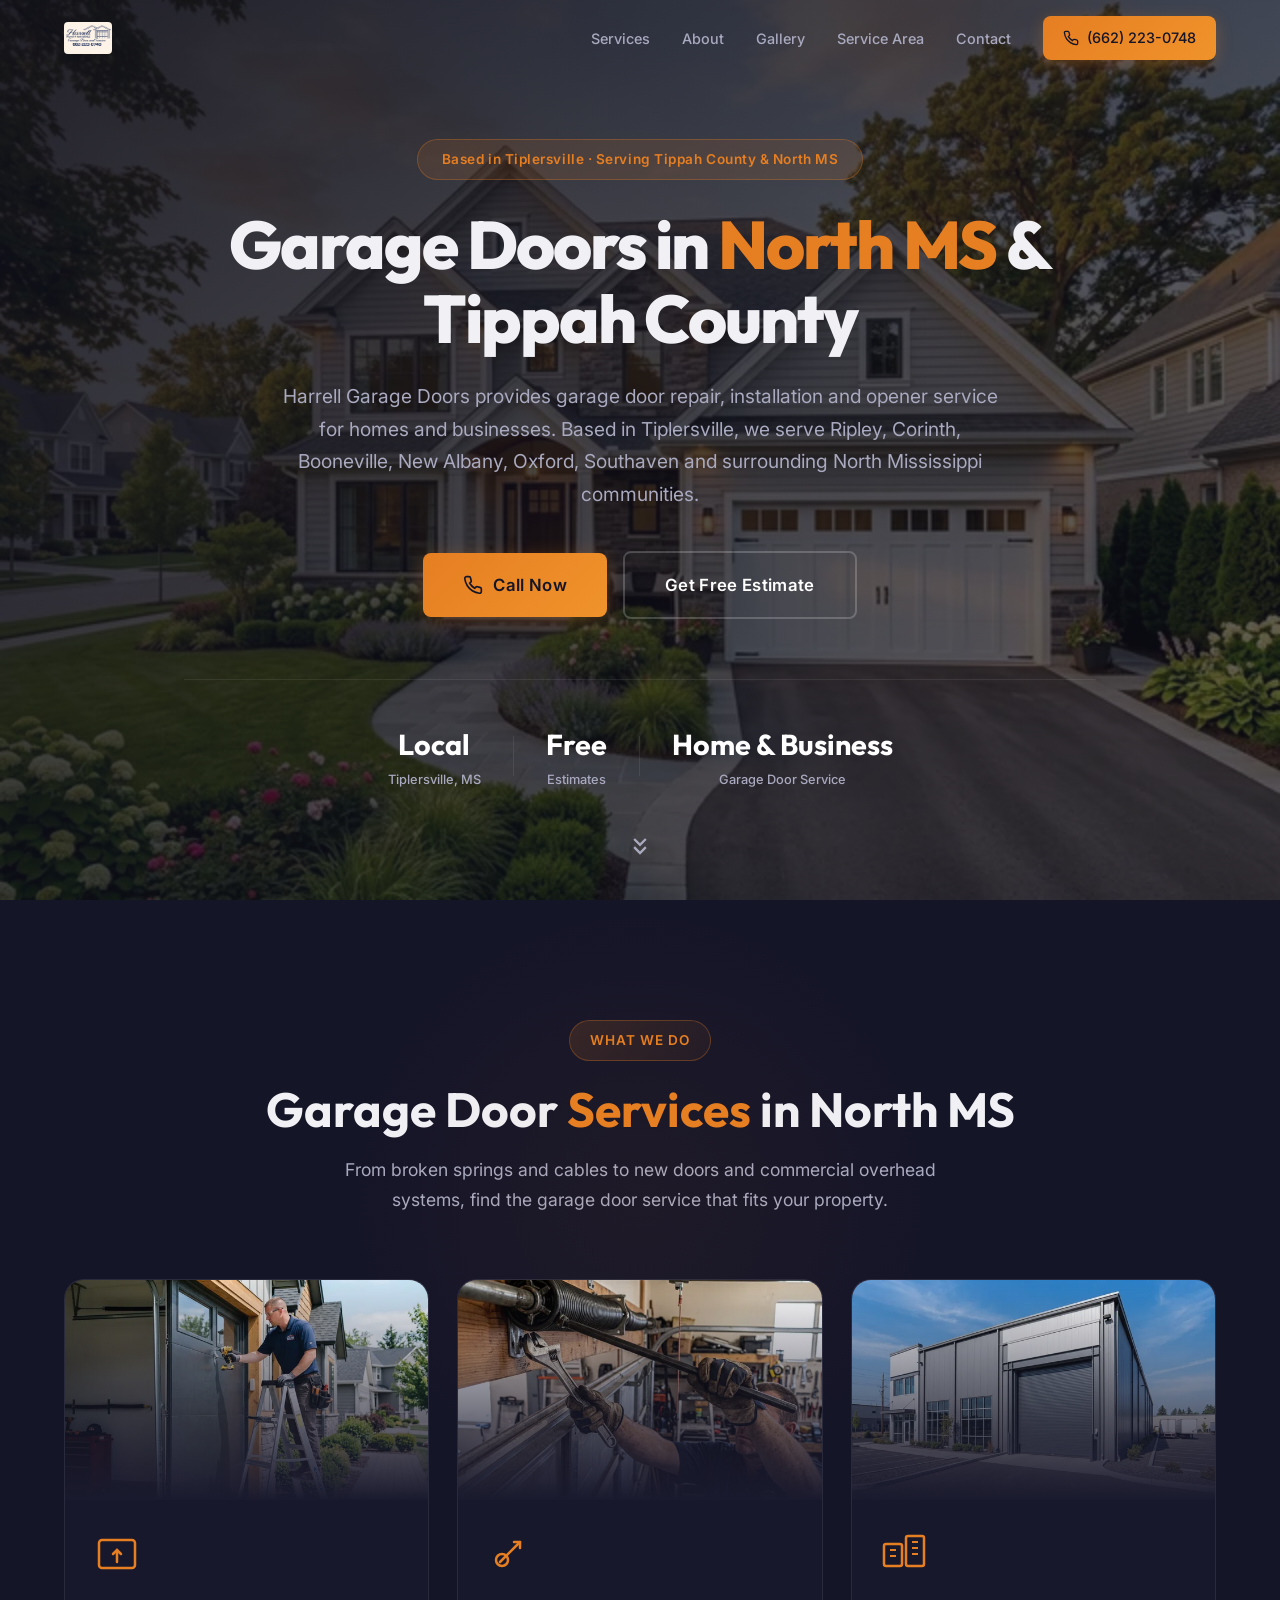
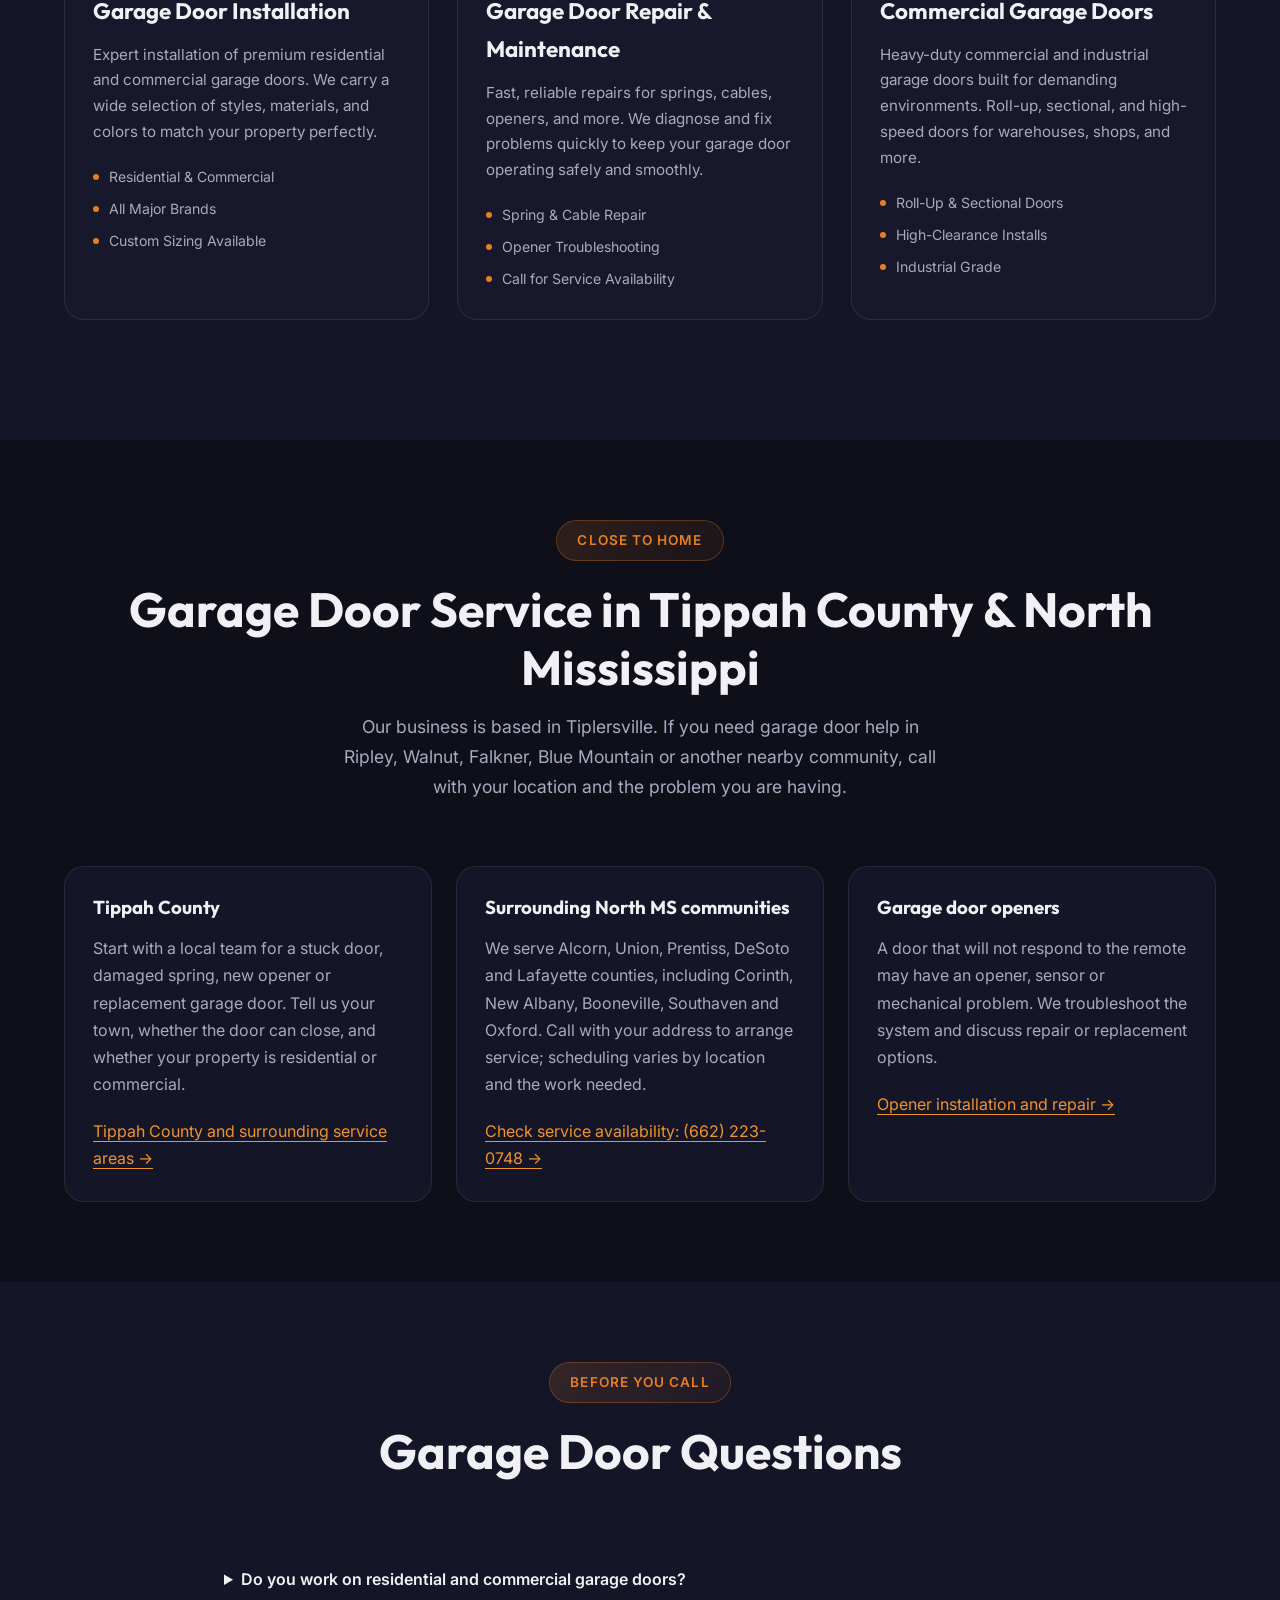
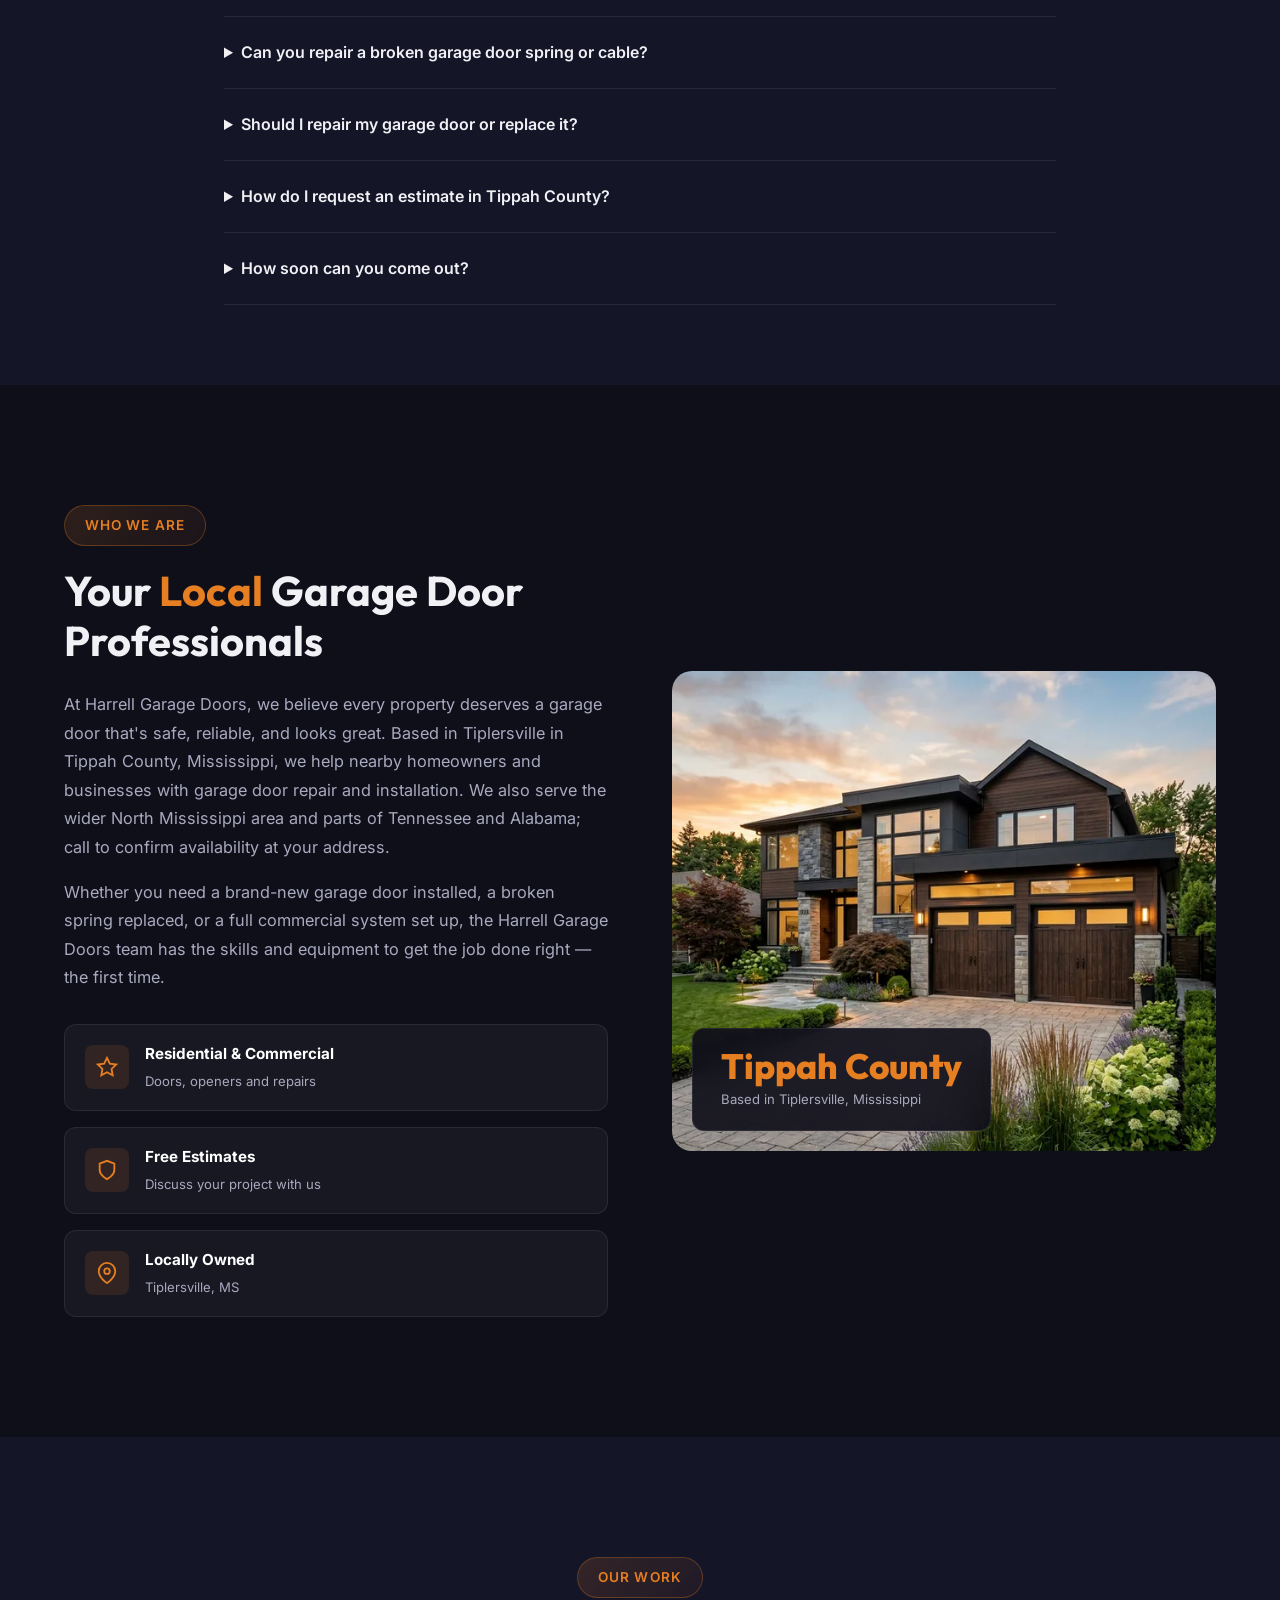
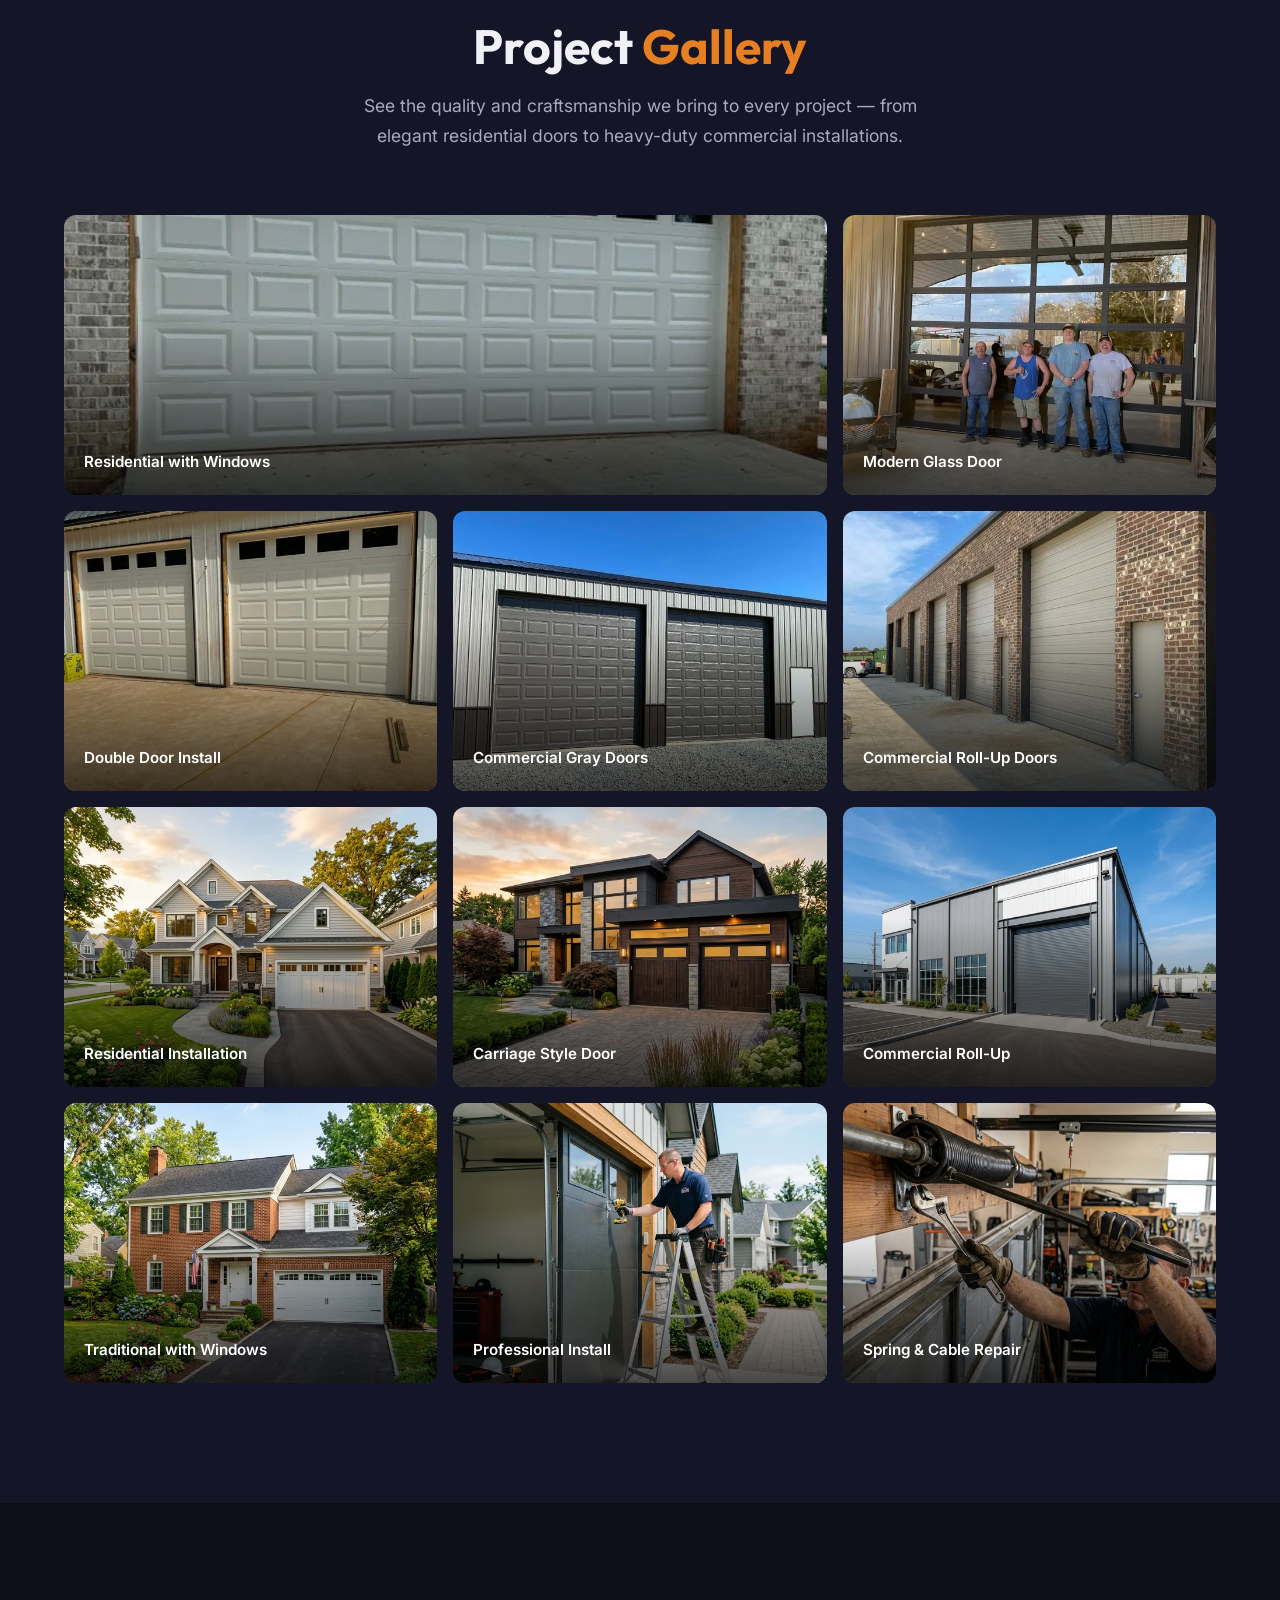
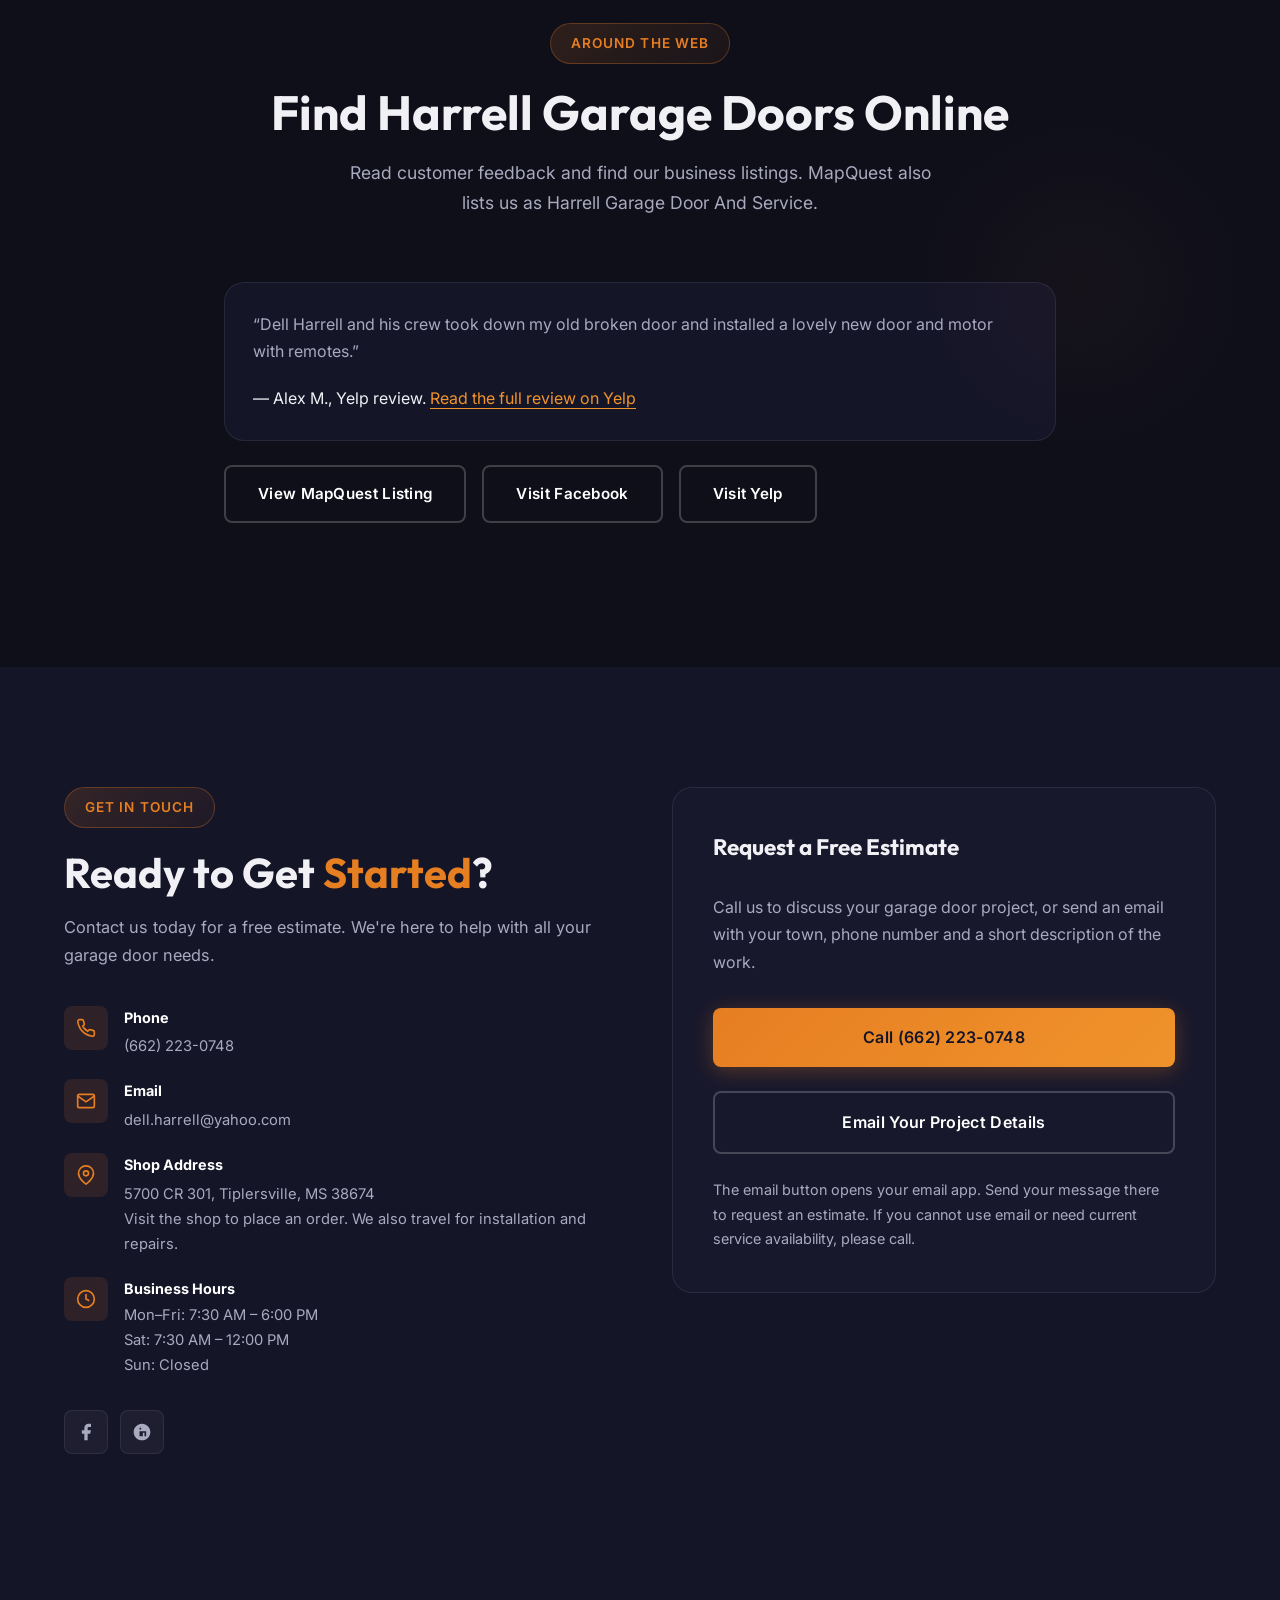
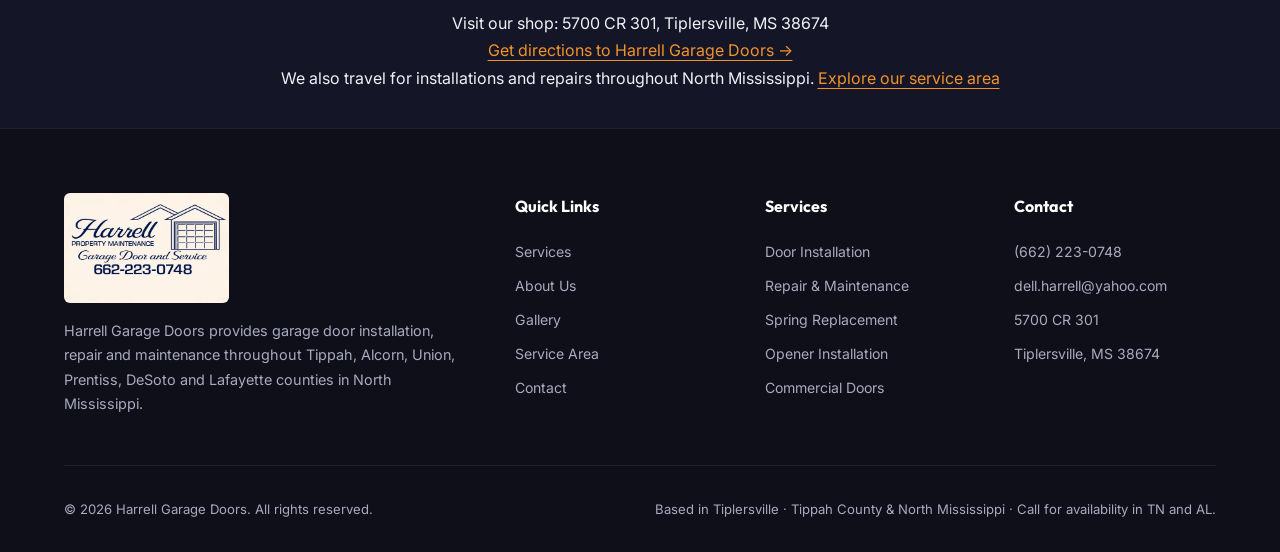
<file: index.html>
<!DOCTYPE html>
<html lang="en">
<head>
    <meta charset="UTF-8">
    <meta name="viewport" content="width=device-width, initial-scale=1.0">
    <title>Garage Doors in North MS &amp; Tippah County | Harrell Garage Doors</title>
    <meta name="description" content="Garage door repair, installation, springs and openers in Tippah County and North MS. Based in Tiplersville. Call Harrell Garage Doors at (662) 223-0748.">
    <meta name="robots" content="index, follow">
    <link rel="canonical" href="https://harrellgaragedoors.com/">
    <meta name="google-site-verification" content="fq_RQBsXkY-zGg6YW8vxwC1qj1ir5XJxF09icftSm3g" />
    <meta name="google-site-verification" content="ZpsHBUZ0hM2_sjv20jra42RryxnwHFRKxO7Pg9EzaHM" />
    <meta property="og:title" content="Garage Doors in North MS &amp; Tippah County | Harrell Garage Doors">
    <meta property="og:description" content="Garage door repair, installation, springs and openers in Tippah County and North MS. Based in Tiplersville. Call Harrell Garage Doors at (662) 223-0748.">
    <meta property="og:type" content="website">
    <meta property="og:url" content="https://harrellgaragedoors.com/">
    <meta property="og:image" content="https://harrellgaragedoors.com/images/logo.png">
    <meta property="og:image:width" content="1024">
    <meta property="og:image:height" content="683">
    <meta name="twitter:card" content="summary_large_image">
    <meta name="twitter:title" content="Garage Doors in North MS &amp; Tippah County | Harrell Garage Doors">
    <meta name="twitter:description" content="Garage door repair, installation, springs and openers in Tippah County and North MS. Based in Tiplersville. Call Harrell Garage Doors at (662) 223-0748.">
    <meta name="twitter:image" content="https://harrellgaragedoors.com/images/logo.png">
    <link rel="preconnect" href="https://fonts.googleapis.com">
    <link rel="preconnect" href="https://fonts.gstatic.com" crossorigin>
    <link href="https://fonts.googleapis.com/css2?family=Inter:wght@300;400;500;600;700&family=Outfit:wght@400;500;600;700;800&display=swap" rel="stylesheet">
    <link rel="stylesheet" href="/index.css">
    <link rel="icon" type="image/png" href="/images/logo.png">
    <meta property="og:locale" content="en_US">
    <meta property="og:site_name" content="Harrell Garage Doors">
</head>
<body>
    <a class="skip-link" href="#main">Skip to content</a>
    <!-- Navigation -->
    <nav class="navbar" id="navbar" aria-label="Main navigation">
        <div class="nav-container">
            <a href="#hero" class="nav-logo">
                <img src="images/logo.webp" alt="Harrell Garage Doors Logo" class="nav-logo-img" width="1024" height="682" decoding="async">
            </a>
            <ul class="nav-links" id="nav-links">
                <li><a href="#services">Services</a></li>
                <li><a href="#about">About</a></li>
                <li><a href="#gallery">Gallery</a></li>
                <li><a href="/service-area/">Service Area</a></li>
                <li><a href="#contact">Contact</a></li>
                <li><a href="tel:+16622230748" class="nav-cta">
                    <svg class="phone-icon" viewBox="0 0 24 24" fill="none" stroke="currentColor" stroke-width="2"><path d="M22 16.92v3a2 2 0 0 1-2.18 2 19.79 19.79 0 0 1-8.63-3.07 19.5 19.5 0 0 1-6-6 19.79 19.79 0 0 1-3.07-8.67A2 2 0 0 1 4.11 2h3a2 2 0 0 1 2 1.72 12.84 12.84 0 0 0 .7 2.81 2 2 0 0 1-.45 2.11L8.09 9.91a16 16 0 0 0 6 6l1.27-1.27a2 2 0 0 1 2.11-.45 12.84 12.84 0 0 0 2.81.7A2 2 0 0 1 22 16.92z"/></svg>
                    (662) 223-0748
                </a></li>
            </ul>
            <button class="hamburger" id="hamburger" aria-label="Open menu" aria-controls="nav-links" aria-expanded="false">
                <span></span>
                <span></span>
                <span></span>
            </button>
        </div>
    </nav>

    <main id="main" tabindex="-1">
    <!-- Hero Section -->
    <section class="hero" id="hero">
        <div class="hero-bg">
            <img src="images/hero.webp" alt="Harrell Garage Doors — garage door installation and repair in North MS" loading="eager" fetchpriority="high" width="640" height="640" decoding="async">
            <div class="hero-overlay"></div>
        </div>
        <div class="hero-content">
            <div class="hero-badge">Based in Tiplersville · Serving Tippah County & North MS</div>
            <h1>Garage Doors in <span class="text-accent">North MS</span> &amp; Tippah County</h1>
            <p class="hero-subtitle">Harrell Garage Doors provides garage door repair, installation and opener service for homes and businesses. Based in Tiplersville, we serve Ripley, Corinth, Booneville, New Albany, Oxford, Southaven and surrounding North Mississippi communities.</p>
            <div class="hero-actions">
                <a href="tel:+16622230748" class="btn btn-primary btn-lg">
                    <svg class="btn-icon" viewBox="0 0 24 24" fill="none" stroke="currentColor" stroke-width="2"><path d="M22 16.92v3a2 2 0 0 1-2.18 2 19.79 19.79 0 0 1-8.63-3.07 19.5 19.5 0 0 1-6-6 19.79 19.79 0 0 1-3.07-8.67A2 2 0 0 1 4.11 2h3a2 2 0 0 1 2 1.72 12.84 12.84 0 0 0 .7 2.81 2 2 0 0 1-.45 2.11L8.09 9.91a16 16 0 0 0 6 6l1.27-1.27a2 2 0 0 1 2.11-.45 12.84 12.84 0 0 0 2.81.7A2 2 0 0 1 22 16.92z"/></svg>
                    Call Now
                </a>
                <a href="#contact" class="btn btn-outline btn-lg">Get Free Estimate</a>
            </div>
            <div class="hero-stats">
                <div class="stat">
                    <span class="stat-number">Local</span>
                    <span class="stat-label">Tiplersville, MS</span>
                </div>
                <div class="stat-divider"></div>
                <div class="stat">
                    <span class="stat-number">Free</span>
                    <span class="stat-label">Estimates</span>
                </div>
                <div class="stat-divider"></div>
                <div class="stat">
                    <span class="stat-number">Home &amp; Business</span>
                    <span class="stat-label">Garage Door Service</span>
                </div>
            </div>
        </div>
        <div class="hero-scroll">
            <a href="#services" aria-label="Scroll to services">
                <svg viewBox="0 0 24 24" fill="none" stroke="currentColor" stroke-width="2"><polyline points="7 13 12 18 17 13"/><polyline points="7 6 12 11 17 6"/></svg>
            </a>
        </div>
    </section>

    <!-- Services Section -->
    <section class="services" id="services">
        <div class="container">
            <div class="section-header" data-animate>
                <span class="section-tag">What We Do</span>
                <h2>Garage Door <span class="text-accent">Services</span> in North MS</h2>
                <p class="section-description">From broken springs and cables to new doors and commercial overhead systems, find the garage door service that fits your property.</p>
            </div>
            <div class="services-grid">
                <div class="service-card" data-animate>
                    <div class="service-image">
                        <img src="images/service-installation.webp" alt="Garage door installation in North MS by Harrell Garage Doors" loading="lazy" width="640" height="640" decoding="async">
                        <div class="service-image-overlay"></div>
                    </div>
                    <div class="service-content">
                        <div class="service-icon">
                            <svg viewBox="0 0 48 48" fill="none" xmlns="http://www.w3.org/2000/svg">
                                <rect x="6" y="12" width="36" height="28" rx="3" stroke="currentColor" stroke-width="2.5"/>
                                <path d="M20 26L24 22L28 26" stroke="currentColor" stroke-width="2.5" stroke-linecap="round"/>
                                <line x1="24" y1="22" x2="24" y2="34" stroke="currentColor" stroke-width="2.5" stroke-linecap="round"/>
                            </svg>
                        </div>
                        <h3><a href="/garage-door-installation/">Garage Door Installation</a></h3>
                        <p>Expert installation of premium residential and commercial garage doors. We carry a wide selection of styles, materials, and colors to match your property perfectly.</p>
                        <ul class="service-features">
                            <li>Residential & Commercial</li>
                            <li>All Major Brands</li>
                            <li>Custom Sizing Available</li>
                        </ul>
                    </div>
                </div>
                <div class="service-card" data-animate>
                    <div class="service-image">
                        <img src="images/service-repair.webp" alt="Garage door repair" loading="lazy" width="640" height="640" decoding="async">
                        <div class="service-image-overlay"></div>
                    </div>
                    <div class="service-content">
                        <div class="service-icon">
                            <svg viewBox="0 0 48 48" fill="none" xmlns="http://www.w3.org/2000/svg">
                                <path d="M14 34L34 14" stroke="currentColor" stroke-width="2.5" stroke-linecap="round"/>
                                <path d="M28 14L34 14L34 20" stroke="currentColor" stroke-width="2.5" stroke-linecap="round" stroke-linejoin="round"/>
                                <circle cx="16" cy="32" r="6" stroke="currentColor" stroke-width="2.5"/>
                            </svg>
                        </div>
                        <h3><a href="/garage-door-repair/">Garage Door Repair &amp; Maintenance</a></h3>
                        <p>Fast, reliable repairs for springs, cables, openers, and more. We diagnose and fix problems quickly to keep your garage door operating safely and smoothly.</p>
                        <ul class="service-features">
                            <li>Spring & Cable Repair</li>
                            <li>Opener Troubleshooting</li>
                            <li>Call for Service Availability</li>
                        </ul>
                    </div>
                </div>
                <div class="service-card" data-animate>
                    <div class="service-image">
                        <img src="images/gallery-commercial.webp" alt="Commercial garage door services" loading="lazy" width="640" height="640" decoding="async">
                        <div class="service-image-overlay"></div>
                    </div>
                    <div class="service-content">
                        <div class="service-icon">
                            <svg viewBox="0 0 48 48" fill="none" xmlns="http://www.w3.org/2000/svg">
                                <rect x="4" y="16" width="18" height="22" rx="2" stroke="currentColor" stroke-width="2.5"/>
                                <rect x="26" y="8" width="18" height="30" rx="2" stroke="currentColor" stroke-width="2.5"/>
                                <line x1="10" y1="22" x2="16" y2="22" stroke="currentColor" stroke-width="2"/>
                                <line x1="10" y1="28" x2="16" y2="28" stroke="currentColor" stroke-width="2"/>
                                <line x1="32" y1="14" x2="38" y2="14" stroke="currentColor" stroke-width="2"/>
                                <line x1="32" y1="20" x2="38" y2="20" stroke="currentColor" stroke-width="2"/>
                                <line x1="32" y1="26" x2="38" y2="26" stroke="currentColor" stroke-width="2"/>
                            </svg>
                        </div>
                        <h3><a href="/commercial-garage-doors/">Commercial Garage Doors</a></h3>
                        <p>Heavy-duty commercial and industrial garage doors built for demanding environments. Roll-up, sectional, and high-speed doors for warehouses, shops, and more.</p>
                        <ul class="service-features">
                            <li>Roll-Up & Sectional Doors</li>
                            <li>High-Clearance Installs</li>
                            <li>Industrial Grade</li>
                        </ul>
                    </div>
                </div>
            </div>
        </div>
    </section>

    <section class="local-section" id="service-area">
        <div class="container">
            <div class="section-header">
                <span class="section-tag">Close to home</span>
                <h2>Garage Door Service in Tippah County &amp; North Mississippi</h2>
                <p class="section-description">Our business is based in Tiplersville. If you need garage door help in Ripley, Walnut, Falkner, Blue Mountain or another nearby community, call with your location and the problem you are having.</p>
            </div>
            <div class="local-grid">
                <article class="info-card"><h3>Tippah County</h3><p>Start with a local team for a stuck door, damaged spring, new opener or replacement garage door. Tell us your town, whether the door can close, and whether your property is residential or commercial.</p><a class="text-link" href="/service-area/">Tippah County and surrounding service areas →</a></article>
                <article class="info-card"><h3>Surrounding North MS communities</h3><p>We serve Alcorn, Union, Prentiss, DeSoto and Lafayette counties, including Corinth, New Albany, Booneville, Southaven and Oxford. Call with your address to arrange service; scheduling varies by location and the work needed.</p><a class="text-link" href="tel:+16622230748">Check service availability: (662) 223-0748 →</a></article>
                <article class="info-card"><h3>Garage door openers</h3><p>A door that will not respond to the remote may have an opener, sensor or mechanical problem. We troubleshoot the system and discuss repair or replacement options.</p><a class="text-link" href="/garage-door-openers/">Opener installation and repair →</a></article>
            </div>
        </div>
    </section>
    <section class="local-section faq-section" id="faq">
        <div class="container narrow">
            <div class="section-header"><span class="section-tag">Before you call</span><h2>Garage Door Questions</h2></div>
            <details><summary>Do you work on residential and commercial garage doors?</summary><p>Yes. Harrell Garage Doors installs and services residential doors and commercial overhead doors. Call with your door type, size and the work you need.</p></details>
            <details><summary>Can you repair a broken garage door spring or cable?</summary><p>We service springs, cables and other door hardware. If a spring has broken or a cable is loose, stop operating the door and keep people clear. Springs and cables are under tension and should be handled by a trained technician.</p></details>
            <details><summary>Should I repair my garage door or replace it?</summary><p>That depends on the condition of the panels, tracks, springs and opener. An isolated worn part may be repairable; extensive damage or recurring problems may make replacement worth considering. We can discuss the options after assessing your door.</p></details>
            <details><summary>How do I request an estimate in Tippah County?</summary><p>Call <a href="tel:+16622230748">(662) 223-0748</a> or email <a href="mailto:dell.harrell@yahoo.com">dell.harrell@yahoo.com</a>. Include your town, phone number, door size if known, and a description of the problem or installation project. Photos can help explain the work.</p></details>
            <details><summary>How soon can you come out?</summary><p>Call for current availability. Scheduling depends on your location, the work needed and parts availability. If a door is stuck open or the property cannot be secured, mention that when you call.</p></details>
        </div>
    </section>

    <!-- About Section -->
    <section class="about" id="about">
        <div class="container">
            <div class="about-grid">
                <div class="about-content" data-animate>
                    <span class="section-tag">Who We Are</span>
                    <h2>Your <span class="text-accent">Local</span> Garage Door Professionals</h2>
                    <p>At Harrell Garage Doors, we believe every property deserves a garage door that's safe, reliable, and looks great. Based in Tiplersville in Tippah County, Mississippi, we help nearby homeowners and businesses with garage door repair and installation. We also serve the wider North Mississippi area and parts of Tennessee and Alabama; call to confirm availability at your address.</p>
                    <p>Whether you need a brand-new garage door installed, a broken spring replaced, or a full commercial system set up, the Harrell Garage Doors team has the skills and equipment to get the job done right — the first time.</p>
                    <div class="about-badges">
                        <div class="badge">
                            <div class="badge-icon">
                                <svg viewBox="0 0 24 24" fill="none" stroke="currentColor" stroke-width="2"><polygon points="12 2 15.09 8.26 22 9.27 17 14.14 18.18 21.02 12 17.77 5.82 21.02 7 14.14 2 9.27 8.91 8.26 12 2"/></svg>
                            </div>
                            <div>
                                <strong>Residential &amp; Commercial</strong>
                                <span>Doors, openers and repairs</span>
                            </div>
                        </div>
                        <div class="badge">
                            <div class="badge-icon">
                                <svg viewBox="0 0 24 24" fill="none" stroke="currentColor" stroke-width="2"><path d="M12 22s8-4 8-10V5l-8-3-8 3v7c0 6 8 10 8 10z"/></svg>
                            </div>
                            <div>
                                <strong>Free Estimates</strong>
                                <span>Discuss your project with us</span>
                            </div>
                        </div>
                        <div class="badge">
                            <div class="badge-icon">
                                <svg viewBox="0 0 24 24" fill="none" stroke="currentColor" stroke-width="2"><path d="M21 10c0 7-9 13-9 13s-9-6-9-13a9 9 0 0 1 18 0z"/><circle cx="12" cy="10" r="3"/></svg>
                            </div>
                            <div>
                                <strong>Locally Owned</strong>
                                <span>Tiplersville, MS</span>
                            </div>
                        </div>
                    </div>
                </div>
                <div class="about-visual" data-animate>
                    <div class="about-image-wrapper">
                        <img src="images/gallery-residential.webp" alt="Harrell Garage Doors — garage door repair and installation in North MS" loading="lazy" width="640" height="640" decoding="async">
                        <div class="about-experience">
                            <span class="exp-number">Tippah County</span>
                            <span class="exp-label">Based in Tiplersville, Mississippi</span>
                        </div>
                    </div>
                </div>
            </div>
        </div>
    </section>

    <!-- Gallery Section -->
    <section class="gallery" id="gallery">
        <div class="container">
            <div class="section-header" data-animate>
                <span class="section-tag">Our Work</span>
                <h2>Project <span class="text-accent">Gallery</span></h2>
                <p class="section-description">See the quality and craftsmanship we bring to every project — from elegant residential doors to heavy-duty commercial installations.</p>
            </div>
            <div class="gallery-grid" data-animate>
                <div class="gallery-item gallery-item-lg">
                    <img src="images/gallery-white-windows.webp" alt="White garage door with windows on brick home" loading="lazy" width="640" height="640" decoding="async">
                    <div class="gallery-overlay">
                        <span class="gallery-label">Residential with Windows</span>
                    </div>
                </div>
                <div class="gallery-item">
                    <img src="images/gallery-glass-modern.webp" alt="Modern full-view glass garage door installation" loading="lazy" width="640" height="640" decoding="async">
                    <div class="gallery-overlay">
                        <span class="gallery-label">Modern Glass Door</span>
                    </div>
                </div>
                <div class="gallery-item">
                    <img src="images/gallery-double-white.webp" alt="Double white garage doors on metal building" loading="lazy" width="640" height="640" decoding="async">
                    <div class="gallery-overlay">
                        <span class="gallery-label">Double Door Install</span>
                    </div>
                </div>
                <div class="gallery-item">
                    <img src="images/gallery-gray-commercial.webp" alt="Gray commercial garage doors on metal building" loading="lazy" width="640" height="640" decoding="async">
                    <div class="gallery-overlay">
                        <span class="gallery-label">Commercial Gray Doors</span>
                    </div>
                </div>
                <div class="gallery-item">
                    <img src="images/gallery-brick-rollup.webp" alt="Commercial roll-up doors on brick building" loading="lazy" width="640" height="640" decoding="async">
                    <div class="gallery-overlay">
                        <span class="gallery-label">Commercial Roll-Up Doors</span>
                    </div>
                </div>
                <div class="gallery-item">
                    <img src="images/hero.webp" alt="Modern white garage door on luxury home" loading="lazy" width="640" height="640" decoding="async">
                    <div class="gallery-overlay">
                        <span class="gallery-label">Residential Installation</span>
                    </div>
                </div>
                <div class="gallery-item">
                    <img src="images/gallery-residential.webp" alt="Carriage style wood-look garage door" loading="lazy" width="640" height="640" decoding="async">
                    <div class="gallery-overlay">
                        <span class="gallery-label">Carriage Style Door</span>
                    </div>
                </div>
                <div class="gallery-item">
                    <img src="images/gallery-commercial.webp" alt="Commercial steel roll-up door" loading="lazy" width="640" height="640" decoding="async">
                    <div class="gallery-overlay">
                        <span class="gallery-label">Commercial Roll-Up</span>
                    </div>
                </div>
                <div class="gallery-item">
                    <img src="images/gallery-traditional.webp" alt="Traditional white garage door with windows" loading="lazy" width="640" height="640" decoding="async">
                    <div class="gallery-overlay">
                        <span class="gallery-label">Traditional with Windows</span>
                    </div>
                </div>
                <div class="gallery-item">
                    <img src="images/service-installation.webp" alt="Professional door installation" loading="lazy" width="640" height="640" decoding="async">
                    <div class="gallery-overlay">
                        <span class="gallery-label">Professional Install</span>
                    </div>
                </div>
                <div class="gallery-item">
                    <img src="images/service-repair.webp" alt="Garage door spring repair" loading="lazy" width="640" height="640" decoding="async">
                    <div class="gallery-overlay">
                        <span class="gallery-label">Spring &amp; Cable Repair</span>
                    </div>
                </div>
            </div>
        </div>
    </section>

    <!-- Testimonials Section -->
    <section class="testimonials" id="testimonials">
        <div class="container narrow">
            <div class="section-header"><span class="section-tag">Around the web</span><h2>Find Harrell Garage Doors Online</h2><p class="section-description">Read customer feedback and find our business listings. MapQuest also lists us as Harrell Garage Door And Service.</p></div>
            <figure class="info-card"><blockquote><p>“Dell Harrell and his crew took down my old broken door and installed a lovely new door and motor with remotes.”</p></blockquote><figcaption>— Alex M., Yelp review. <a class="text-link" href="https://www.yelp.com/biz/harrell-garage-door-and-service-tiplersville?hrid=uvRZ7rLP7OvZxVFGH0SO5g" target="_blank" rel="noopener noreferrer">Read the full review on Yelp</a></figcaption></figure>
            <div class="contact-actions"><a class="btn btn-outline" href="https://www.mapquest.com/us/mississippi/harrell-garage-door-and-service-667622760" target="_blank" rel="noopener noreferrer">View MapQuest Listing</a><a class="btn btn-outline" href="https://www.facebook.com/profile.php?id=61551705242362" target="_blank" rel="noopener noreferrer">Visit Facebook</a><a class="btn btn-outline" href="https://www.yelp.com/biz/harrell-garage-door-and-service-tiplersville" target="_blank" rel="noopener noreferrer">Visit Yelp</a></div>
        </div>
    </section>


    <!-- Contact Section -->
    <section class="contact" id="contact">
        <div class="container">
            <div class="contact-grid">
                <div class="contact-info" data-animate>
                    <span class="section-tag">Get In Touch</span>
                    <h2>Ready to Get <span class="text-accent">Started</span>?</h2>
                    <p>Contact us today for a free estimate. We're here to help with all your garage door needs.</p>

                    <div class="contact-details">
                        <div class="contact-item">
                            <div class="contact-icon">
                                <svg viewBox="0 0 24 24" fill="none" stroke="currentColor" stroke-width="2"><path d="M22 16.92v3a2 2 0 0 1-2.18 2 19.79 19.79 0 0 1-8.63-3.07 19.5 19.5 0 0 1-6-6 19.79 19.79 0 0 1-3.07-8.67A2 2 0 0 1 4.11 2h3a2 2 0 0 1 2 1.72 12.84 12.84 0 0 0 .7 2.81 2 2 0 0 1-.45 2.11L8.09 9.91a16 16 0 0 0 6 6l1.27-1.27a2 2 0 0 1 2.11-.45 12.84 12.84 0 0 0 2.81.7A2 2 0 0 1 22 16.92z"/></svg>
                            </div>
                            <div>
                                <strong>Phone</strong>
                                <a href="tel:+16622230748">(662) 223-0748</a>
                            </div>
                        </div>
                        <div class="contact-item">
                            <div class="contact-icon">
                                <svg viewBox="0 0 24 24" fill="none" stroke="currentColor" stroke-width="2"><path d="M4 4h16c1.1 0 2 .9 2 2v12c0 1.1-.9 2-2 2H4c-1.1 0-2-.9-2-2V6c0-1.1.9-2 2-2z"/><polyline points="22,6 12,13 2,6"/></svg>
                            </div>
                            <div>
                                <strong>Email</strong>
                                <a href="mailto:dell.harrell@yahoo.com">dell.harrell@yahoo.com</a>
                            </div>
                        </div>
                        <div class="contact-item">
                            <div class="contact-icon">
                                <svg viewBox="0 0 24 24" fill="none" stroke="currentColor" stroke-width="2"><path d="M21 10c0 7-9 13-9 13s-9-6-9-13a9 9 0 0 1 18 0z"/><circle cx="12" cy="10" r="3"/></svg>
                            </div>
                            <div>
                                <strong>Shop Address</strong>
                                <a href="https://www.google.com/maps/search/?api=1&amp;query=5700%20CR%20301%2C%20Tiplersville%2C%20MS%2038674">5700 CR 301, Tiplersville, MS 38674</a><span>Visit the shop to place an order. We also travel for installation and repairs.</span>
                            </div>
                        </div>
                        <div class="contact-item">
                            <div class="contact-icon">
                                <svg viewBox="0 0 24 24" fill="none" stroke="currentColor" stroke-width="2"><circle cx="12" cy="12" r="10"/><polyline points="12 6 12 12 16 14"/></svg>
                            </div>
                            <div>
                                <strong>Business Hours</strong>
                                <span>Mon–Fri: 7:30 AM – 6:00 PM</span>
                                <span>Sat: 7:30 AM – 12:00 PM</span>
                                <span>Sun: Closed</span>
                            </div>
                        </div>
                    </div>

                    <div class="contact-social">
                        <a href="https://www.facebook.com/profile.php?id=61551705242362" target="_blank" rel="noopener noreferrer" class="social-link" aria-label="Visit our Facebook page">
                            <svg viewBox="0 0 24 24" fill="currentColor"><path d="M18 2h-3a5 5 0 0 0-5 5v3H7v4h3v8h4v-8h3l1-4h-4V7a1 1 0 0 1 1-1h3z"/></svg>
                        </a>
                        <a href="https://www.yelp.com/biz/harrell-garage-door-and-service-tiplersville" target="_blank" rel="noopener noreferrer" class="social-link" aria-label="View our Yelp page">
                            <svg viewBox="0 0 24 24" fill="currentColor"><path d="M12 2C6.48 2 2 6.48 2 12s4.48 10 10 10 10-4.48 10-10S17.52 2 12 2zm-1 15h-2v-6h2v6zm0-8h-2V7h2v2zm6 8h-2v-4h-2v4h-2v-6h6v6z"/></svg>
                        </a>
                    </div>
                </div>

                <div class="contact-form-wrapper" data-animate>
                    <div class="contact-form">
                        <h3>Request a Free Estimate</h3>
                        <p>Call us to discuss your garage door project, or send an email with your town, phone number and a short description of the work.</p>
                        <div class="contact-actions"><a class="btn btn-primary btn-full" href="tel:+16622230748">Call (662) 223-0748</a><a class="btn btn-outline btn-full" href="mailto:dell.harrell@yahoo.com?subject=Garage%20door%20estimate%20request">Email Your Project Details</a></div>
                        <p class="contact-note">The email button opens your email app. Send your message there to request an estimate. If you cannot use email or need current service availability, please call.</p>
                    </div>
                </div>
            </div>
        </div>
    </section>

    <section class="location-section" aria-label="Business location"><div class="container"><p>Visit our shop: 5700 CR 301, Tiplersville, MS 38674</p><a class="text-link" href="https://www.google.com/maps/search/?api=1&amp;query=5700%20CR%20301%2C%20Tiplersville%2C%20MS%2038674">Get directions to Harrell Garage Doors →</a><p>We also travel for installations and repairs throughout North Mississippi. <a class="text-link" href="/service-area/">Explore our service area</a></p></div></section>

    </main>
    <!-- Footer -->
    <footer class="footer">
        <div class="container">
            <div class="footer-grid">
                <div class="footer-brand">
                    <a href="#hero" class="nav-logo">
                        <img src="images/logo.webp" alt="Harrell Garage Doors Logo" class="footer-logo-img" width="1024" height="682" decoding="async">
                    </a>
                    <p>Harrell Garage Doors provides garage door installation, repair and maintenance throughout Tippah, Alcorn, Union, Prentiss, DeSoto and Lafayette counties in North Mississippi.</p>
                </div>
                <div class="footer-links-group">
                    <h4>Quick Links</h4>
                    <ul>
                        <li><a href="#services">Services</a></li>
                        <li><a href="#about">About Us</a></li>
                        <li><a href="#gallery">Gallery</a></li>
                        <li><a href="/service-area/">Service Area</a></li>
                        <li><a href="#contact">Contact</a></li>
                    </ul>
                </div>
                <div class="footer-links-group">
                    <h4>Services</h4>
                    <ul>
                        <li><a href="/garage-door-installation/">Door Installation</a></li>
                        <li><a href="/garage-door-repair/">Repair & Maintenance</a></li>
                        <li><a href="/garage-door-repair/">Spring Replacement</a></li>
                        <li><a href="/garage-door-openers/">Opener Installation</a></li>
                        <li><a href="/commercial-garage-doors/">Commercial Doors</a></li>
                    </ul>
                </div>
                <div class="footer-links-group">
                    <h4>Contact</h4>
                    <ul>
                        <li><a href="tel:+16622230748">(662) 223-0748</a></li>
                        <li><a href="mailto:dell.harrell@yahoo.com">dell.harrell@yahoo.com</a></li>
                        <li>5700 CR 301</li>
                        <li>Tiplersville, MS 38674</li>
                    </ul>
                </div>
            </div>
            <div class="footer-bottom">
                <p>&copy; 2026 Harrell Garage Doors. All rights reserved.</p>
                <p>Based in Tiplersville · Tippah County &amp; North Mississippi · Call for availability in TN and AL.</p>
            </div>
        </div>
    </footer>

    <!-- Schema.org Structured Data -->
    <script type="application/ld+json">
{
  "@context": "https://schema.org",
  "@graph": [
    {
      "@type": "HomeAndConstructionBusiness",
      "name": "Harrell Garage Doors",
      "description": "Garage door repair, installation, opener service and commercial garage doors based in Tiplersville, serving Tippah County and North Mississippi.",
      "url": "https://harrellgaragedoors.com/",
      "telephone": "+16622230748",
      "email": "dell.harrell@yahoo.com",
      "address": {
        "@type": "PostalAddress",
        "addressLocality": "Tiplersville",
        "addressRegion": "MS",
        "postalCode": "38674",
        "addressCountry": "US",
        "streetAddress": "5700 CR 301"
      },
      "openingHoursSpecification": [
        {
          "@type": "OpeningHoursSpecification",
          "dayOfWeek": [
            "Monday",
            "Tuesday",
            "Wednesday",
            "Thursday",
            "Friday"
          ],
          "opens": "07:30",
          "closes": "18:00"
        },
        {
          "@type": "OpeningHoursSpecification",
          "dayOfWeek": "Saturday",
          "opens": "07:30",
          "closes": "12:00"
        }
      ],
      "image": "https://harrellgaragedoors.com/images/logo.png",
      "sameAs": [
        "https://www.facebook.com/profile.php?id=61551705242362",
        "https://www.yelp.com/biz/harrell-garage-door-and-service-tiplersville",
        "https://www.mapquest.com/us/mississippi/harrell-garage-door-and-service-667622760"
      ],
      "areaServed": [
        {
          "@type": "AdministrativeArea",
          "name": "Tippah County, Mississippi"
        },
        {
          "@type": "AdministrativeArea",
          "name": "Alcorn County, Mississippi"
        },
        {
          "@type": "AdministrativeArea",
          "name": "Union County, Mississippi"
        },
        {
          "@type": "AdministrativeArea",
          "name": "Prentiss County, Mississippi"
        },
        {
          "@type": "AdministrativeArea",
          "name": "DeSoto County, Mississippi"
        },
        {
          "@type": "AdministrativeArea",
          "name": "Lafayette County, Mississippi"
        },
        {
          "@type": "City",
          "name": "Ripley, Mississippi"
        },
        {
          "@type": "City",
          "name": "Corinth, Mississippi"
        },
        {
          "@type": "City",
          "name": "Booneville, Mississippi"
        },
        {
          "@type": "City",
          "name": "New Albany, Mississippi"
        },
        {
          "@type": "City",
          "name": "Oxford, Mississippi"
        },
        {
          "@type": "City",
          "name": "Southaven, Mississippi"
        },
        {
          "@type": "City",
          "name": "Tiplersville, Mississippi"
        },
        {
          "@type": "City",
          "name": "Walnut, Mississippi"
        },
        {
          "@type": "City",
          "name": "Falkner, Mississippi"
        },
        {
          "@type": "City",
          "name": "Blue Mountain, Mississippi"
        },
        {
          "@type": "City",
          "name": "Iuka, Mississippi"
        }
      ],
      "@id": "https://harrellgaragedoors.com/#business",
      "logo": "https://harrellgaragedoors.com/images/logo.png",
      "hasMap": "https://www.google.com/maps/search/?api=1&query=5700%20CR%20301%2C%20Tiplersville%2C%20MS%2038674",
      "alternateName": "Harrell Garage Door And Service"
    },
    {
      "@type": "WebSite",
      "@id": "https://harrellgaragedoors.com/#website",
      "url": "https://harrellgaragedoors.com/",
      "name": "Harrell Garage Doors",
      "publisher": {
        "@id": "https://harrellgaragedoors.com/#business"
      }
    },
    {
      "@type": "WebPage",
      "@id": "https://harrellgaragedoors.com/#webpage",
      "url": "https://harrellgaragedoors.com/",
      "name": "Garage Doors in North MS & Tippah County | Harrell Garage Doors",
      "description": "Garage door repair, installation, springs and openers in Tippah County and North MS. Based in Tiplersville. Call Harrell Garage Doors at (662) 223-0748.",
      "about": {
        "@id": "https://harrellgaragedoors.com/#business"
      },
      "isPartOf": {
        "@id": "https://harrellgaragedoors.com/#website"
      }
    }
  ]
}
</script>

    <script src="/script.js" defer></script>
</body>
</html>
</file>
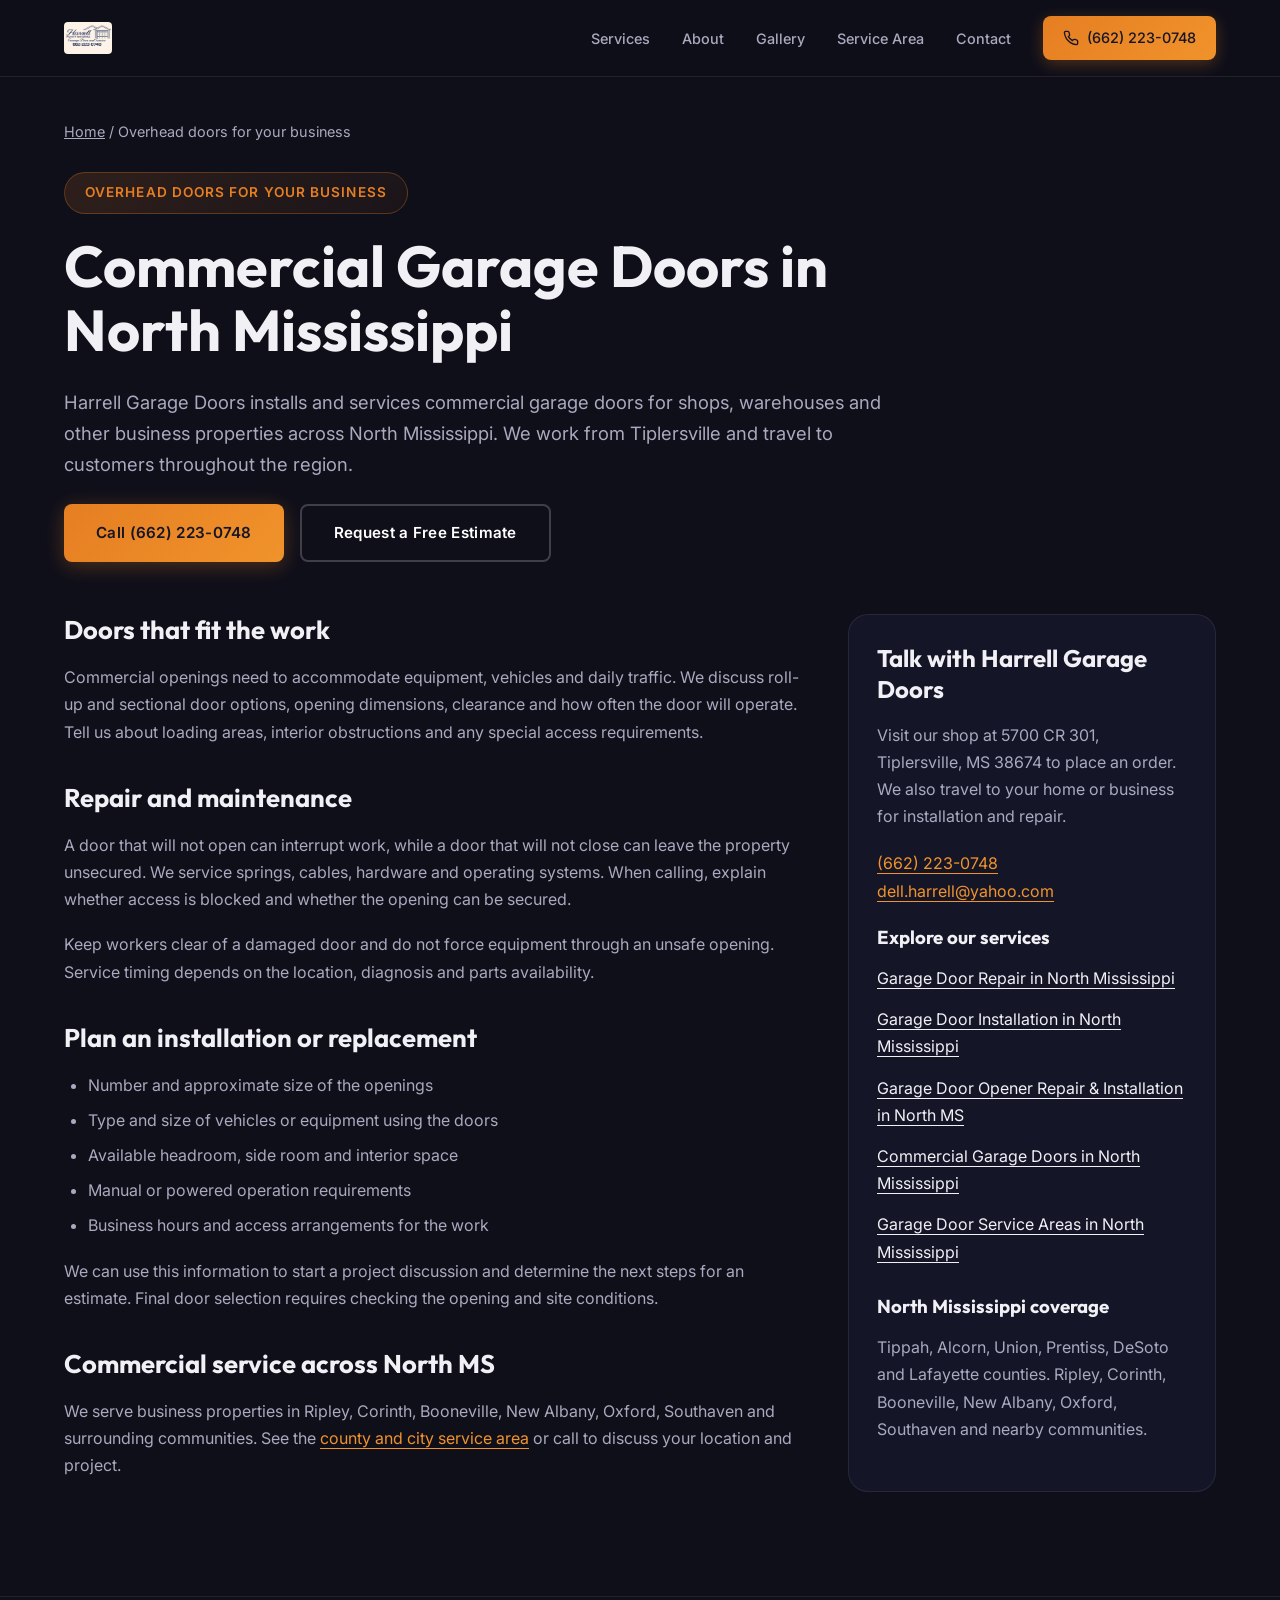
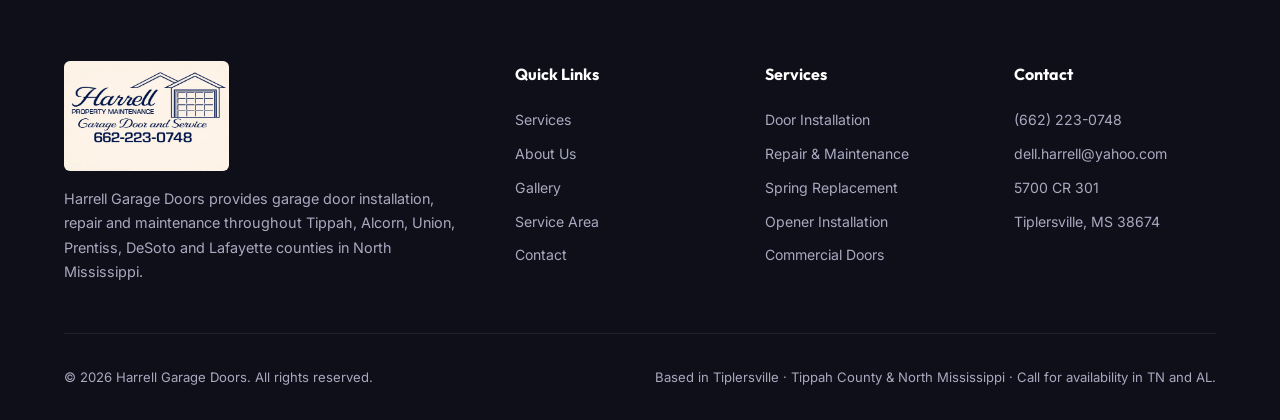
<file: commercial-garage-doors/index.html>
<!DOCTYPE html>
<html lang="en"><head>
    <meta charset="UTF-8">
    <meta name="viewport" content="width=device-width, initial-scale=1.0">
    <title>Commercial Garage Doors in North MS | Harrell Garage Doors</title>
    <meta name="description" content="Commercial overhead and roll-up garage door installation and repair across North Mississippi. Shops, warehouses and business properties. Call (662) 223-0748.">
    <meta name="robots" content="index, follow">
    <link rel="canonical" href="https://harrellgaragedoors.com/commercial-garage-doors/">
    <meta name="google-site-verification" content="fq_RQBsXkY-zGg6YW8vxwC1qj1ir5XJxF09icftSm3g" />
    <meta property="og:title" content="Commercial Garage Doors in North MS | Harrell Garage Doors">
    <meta property="og:description" content="Commercial overhead and roll-up garage door installation and repair across North Mississippi. Shops, warehouses and business properties. Call (662) 223-0748.">
    <meta property="og:type" content="website">
    <meta property="og:url" content="https://harrellgaragedoors.com/commercial-garage-doors/">
    <meta property="og:image" content="https://harrellgaragedoors.com/images/logo.png">
    <meta property="og:image:width" content="1024">
    <meta property="og:image:height" content="683">
    <meta name="twitter:card" content="summary_large_image">
    <meta name="twitter:title" content="Commercial Garage Doors in North MS | Harrell Garage Doors">
    <meta name="twitter:description" content="Commercial overhead and roll-up garage door installation and repair across North Mississippi. Shops, warehouses and business properties. Call (662) 223-0748.">
    <meta name="twitter:image" content="https://harrellgaragedoors.com/images/logo.png">
    <link rel="preconnect" href="https://fonts.googleapis.com">
    <link rel="preconnect" href="https://fonts.gstatic.com" crossorigin>
    <link href="https://fonts.googleapis.com/css2?family=Inter:wght@300;400;500;600;700&family=Outfit:wght@400;500;600;700;800&display=swap" rel="stylesheet">
    <link rel="stylesheet" href="/index.css">
    <link rel="icon" type="image/png" href="/images/logo.png">
    <meta property="og:locale" content="en_US">
    <meta property="og:site_name" content="Harrell Garage Doors">
</head><body class="detail-page">
<a class="skip-link" href="#main">Skip to content</a><nav class="navbar" id="navbar" aria-label="Main navigation">
        <div class="nav-container">
            <a href="/#hero" class="nav-logo">
                <img src="/images/logo.webp" alt="Harrell Garage Doors Logo" class="nav-logo-img" width="1024" height="682" decoding="async">
            </a>
            <ul class="nav-links" id="nav-links">
                <li><a href="/#services">Services</a></li>
                <li><a href="/#about">About</a></li>
                <li><a href="/#gallery">Gallery</a></li>
                <li><a href="/service-area/">Service Area</a></li>
                <li><a href="/#contact">Contact</a></li>
                <li><a href="tel:+16622230748" class="nav-cta">
                    <svg class="phone-icon" viewBox="0 0 24 24" fill="none" stroke="currentColor" stroke-width="2"><path d="M22 16.92v3a2 2 0 0 1-2.18 2 19.79 19.79 0 0 1-8.63-3.07 19.5 19.5 0 0 1-6-6 19.79 19.79 0 0 1-3.07-8.67A2 2 0 0 1 4.11 2h3a2 2 0 0 1 2 1.72 12.84 12.84 0 0 0 .7 2.81 2 2 0 0 1-.45 2.11L8.09 9.91a16 16 0 0 0 6 6l1.27-1.27a2 2 0 0 1 2.11-.45 12.84 12.84 0 0 0 2.81.7A2 2 0 0 1 22 16.92z"/></svg>
                    (662) 223-0748
                </a></li>
            </ul>
            <button class="hamburger" id="hamburger" aria-label="Open menu" aria-controls="nav-links" aria-expanded="false">
                <span></span>
                <span></span>
                <span></span>
            </button>
        </div>
    </nav>
<main id="main" tabindex="-1" class="detail-main container">
<nav class="breadcrumbs" aria-label="Breadcrumb"><a href="/">Home</a><span aria-hidden="true"> / </span><span>Overhead doors for your business</span></nav>
<header class="detail-header"><span class="section-tag">Overhead doors for your business</span><h1>Commercial Garage Doors in North Mississippi</h1><p>Harrell Garage Doors installs and services commercial garage doors for shops, warehouses and other business properties across North Mississippi. We work from Tiplersville and travel to customers throughout the region.</p><div class="contact-actions"><a class="btn btn-primary" href="tel:+16622230748">Call (662) 223-0748</a><a class="btn btn-outline" href="/#contact">Request a Free Estimate</a></div></header>
<div class="detail-grid"><article class="detail-copy"><section><h2>Doors that fit the work</h2><p>Commercial openings need to accommodate equipment, vehicles and daily traffic. We discuss roll-up and sectional door options, opening dimensions, clearance and how often the door will operate. Tell us about loading areas, interior obstructions and any special access requirements.</p></section><section><h2>Repair and maintenance</h2><p>A door that will not open can interrupt work, while a door that will not close can leave the property unsecured. We service springs, cables, hardware and operating systems. When calling, explain whether access is blocked and whether the opening can be secured.</p><p>Keep workers clear of a damaged door and do not force equipment through an unsafe opening. Service timing depends on the location, diagnosis and parts availability.</p></section><section><h2>Plan an installation or replacement</h2><ul><li>Number and approximate size of the openings</li><li>Type and size of vehicles or equipment using the doors</li><li>Available headroom, side room and interior space</li><li>Manual or powered operation requirements</li><li>Business hours and access arrangements for the work</li></ul><p>We can use this information to start a project discussion and determine the next steps for an estimate. Final door selection requires checking the opening and site conditions.</p></section><section><h2>Commercial service across North MS</h2><p>We serve business properties in Ripley, Corinth, Booneville, New Albany, Oxford, Southaven and surrounding communities. See the <a href="/service-area/">county and city service area</a> or call to discuss your location and project.</p></section></article><aside class="info-card"><h2>Talk with Harrell Garage Doors</h2><p>Visit our shop at 5700 CR 301, Tiplersville, MS 38674 to place an order. We also travel to your home or business for installation and repair.</p><p><a class="text-link" href="tel:+16622230748">(662) 223-0748</a><br><a class="text-link" href="mailto:dell.harrell@yahoo.com">dell.harrell@yahoo.com</a></p><h3>Explore our services</h3><ul class="related-links"><li><a href="/garage-door-repair/">Garage Door Repair in North Mississippi</a></li><li><a href="/garage-door-installation/">Garage Door Installation in North Mississippi</a></li><li><a href="/garage-door-openers/">Garage Door Opener Repair &amp; Installation in North MS</a></li><li><a href="/commercial-garage-doors/">Commercial Garage Doors in North Mississippi</a></li><li><a href="/service-area/">Garage Door Service Areas in North Mississippi</a></li></ul><h3>North Mississippi coverage</h3><p>Tippah, Alcorn, Union, Prentiss, DeSoto and Lafayette counties. Ripley, Corinth, Booneville, New Albany, Oxford, Southaven and nearby communities.</p></aside></div>
</main><footer class="footer">
        <div class="container">
            <div class="footer-grid">
                <div class="footer-brand">
                    <a href="/#hero" class="nav-logo">
                        <img src="/images/logo.webp" alt="Harrell Garage Doors Logo" class="footer-logo-img" width="1024" height="682" decoding="async">
                    </a>
                    <p>Harrell Garage Doors provides garage door installation, repair and maintenance throughout Tippah, Alcorn, Union, Prentiss, DeSoto and Lafayette counties in North Mississippi.</p>
                </div>
                <div class="footer-links-group">
                    <h4>Quick Links</h4>
                    <ul>
                        <li><a href="/#services">Services</a></li>
                        <li><a href="/#about">About Us</a></li>
                        <li><a href="/#gallery">Gallery</a></li>
                        <li><a href="/service-area/">Service Area</a></li>
                        <li><a href="/#contact">Contact</a></li>
                    </ul>
                </div>
                <div class="footer-links-group">
                    <h4>Services</h4>
                    <ul>
                        <li><a href="/garage-door-installation/">Door Installation</a></li>
                        <li><a href="/garage-door-repair/">Repair & Maintenance</a></li>
                        <li><a href="/garage-door-repair/">Spring Replacement</a></li>
                        <li><a href="/garage-door-openers/">Opener Installation</a></li>
                        <li><a href="/commercial-garage-doors/">Commercial Doors</a></li>
                    </ul>
                </div>
                <div class="footer-links-group">
                    <h4>Contact</h4>
                    <ul>
                        <li><a href="tel:+16622230748">(662) 223-0748</a></li>
                        <li><a href="mailto:dell.harrell@yahoo.com">dell.harrell@yahoo.com</a></li>
                        <li>5700 CR 301</li>
                        <li>Tiplersville, MS 38674</li>
                    </ul>
                </div>
            </div>
            <div class="footer-bottom">
                <p>&copy; 2026 Harrell Garage Doors. All rights reserved.</p>
                <p>Based in Tiplersville · Tippah County &amp; North Mississippi · Call for availability in TN and AL.</p>
            </div>
        </div>
    </footer><script type="application/ld+json">
{
  "@context": "https://schema.org",
  "@graph": [
    {
      "@type": "HomeAndConstructionBusiness",
      "name": "Harrell Garage Doors",
      "description": "Garage door repair, installation, opener service and commercial garage doors based in Tiplersville, serving Tippah County and North Mississippi.",
      "url": "https://harrellgaragedoors.com/",
      "telephone": "+16622230748",
      "email": "dell.harrell@yahoo.com",
      "address": {
        "@type": "PostalAddress",
        "addressLocality": "Tiplersville",
        "addressRegion": "MS",
        "postalCode": "38674",
        "addressCountry": "US",
        "streetAddress": "5700 CR 301"
      },
      "openingHoursSpecification": [
        {
          "@type": "OpeningHoursSpecification",
          "dayOfWeek": [
            "Monday",
            "Tuesday",
            "Wednesday",
            "Thursday",
            "Friday"
          ],
          "opens": "07:30",
          "closes": "18:00"
        },
        {
          "@type": "OpeningHoursSpecification",
          "dayOfWeek": "Saturday",
          "opens": "07:30",
          "closes": "12:00"
        }
      ],
      "image": "https://harrellgaragedoors.com/images/logo.png",
      "sameAs": [
        "https://www.facebook.com/profile.php?id=61551705242362",
        "https://www.yelp.com/biz/harrell-garage-door-and-service-tiplersville",
        "https://www.mapquest.com/us/mississippi/harrell-garage-door-and-service-667622760"
      ],
      "areaServed": [
        {
          "@type": "AdministrativeArea",
          "name": "Tippah County, Mississippi"
        },
        {
          "@type": "AdministrativeArea",
          "name": "Alcorn County, Mississippi"
        },
        {
          "@type": "AdministrativeArea",
          "name": "Union County, Mississippi"
        },
        {
          "@type": "AdministrativeArea",
          "name": "Prentiss County, Mississippi"
        },
        {
          "@type": "AdministrativeArea",
          "name": "DeSoto County, Mississippi"
        },
        {
          "@type": "AdministrativeArea",
          "name": "Lafayette County, Mississippi"
        },
        {
          "@type": "City",
          "name": "Ripley, Mississippi"
        },
        {
          "@type": "City",
          "name": "Corinth, Mississippi"
        },
        {
          "@type": "City",
          "name": "Booneville, Mississippi"
        },
        {
          "@type": "City",
          "name": "New Albany, Mississippi"
        },
        {
          "@type": "City",
          "name": "Oxford, Mississippi"
        },
        {
          "@type": "City",
          "name": "Southaven, Mississippi"
        },
        {
          "@type": "City",
          "name": "Tiplersville, Mississippi"
        },
        {
          "@type": "City",
          "name": "Walnut, Mississippi"
        },
        {
          "@type": "City",
          "name": "Falkner, Mississippi"
        },
        {
          "@type": "City",
          "name": "Blue Mountain, Mississippi"
        },
        {
          "@type": "City",
          "name": "Iuka, Mississippi"
        }
      ],
      "@id": "https://harrellgaragedoors.com/#business",
      "logo": "https://harrellgaragedoors.com/images/logo.png",
      "hasMap": "https://www.google.com/maps/search/?api=1&query=5700%20CR%20301%2C%20Tiplersville%2C%20MS%2038674",
      "alternateName": "Harrell Garage Door And Service"
    },
    {
      "@type": "WebPage",
      "@id": "https://harrellgaragedoors.com/commercial-garage-doors/#webpage",
      "url": "https://harrellgaragedoors.com/commercial-garage-doors/",
      "name": "Commercial Garage Doors in North MS | Harrell Garage Doors",
      "description": "Commercial overhead and roll-up garage door installation and repair across North Mississippi. Shops, warehouses and business properties. Call (662) 223-0748.",
      "about": {
        "@id": "https://harrellgaragedoors.com/#business"
      },
      "isPartOf": {
        "@id": "https://harrellgaragedoors.com/#website"
      },
      "breadcrumb": {
        "@id": "https://harrellgaragedoors.com/commercial-garage-doors/#breadcrumb"
      }
    },
    {
      "@type": "BreadcrumbList",
      "@id": "https://harrellgaragedoors.com/commercial-garage-doors/#breadcrumb",
      "itemListElement": [
        {
          "@type": "ListItem",
          "position": 1,
          "name": "Home",
          "item": "https://harrellgaragedoors.com/"
        },
        {
          "@type": "ListItem",
          "position": 2,
          "name": "Commercial Garage Doors in North Mississippi",
          "item": "https://harrellgaragedoors.com/commercial-garage-doors/"
        }
      ]
    },
    {
      "@type": "Service",
      "@id": "https://harrellgaragedoors.com/commercial-garage-doors/#service",
      "name": "Commercial Garage Doors in North Mississippi",
      "serviceType": "Overhead doors for your business",
      "url": "https://harrellgaragedoors.com/commercial-garage-doors/",
      "provider": {
        "@id": "https://harrellgaragedoors.com/#business"
      },
      "areaServed": [
        {
          "@type": "AdministrativeArea",
          "name": "Tippah County, Mississippi"
        },
        {
          "@type": "AdministrativeArea",
          "name": "Alcorn County, Mississippi"
        },
        {
          "@type": "AdministrativeArea",
          "name": "Union County, Mississippi"
        },
        {
          "@type": "AdministrativeArea",
          "name": "Prentiss County, Mississippi"
        },
        {
          "@type": "AdministrativeArea",
          "name": "DeSoto County, Mississippi"
        },
        {
          "@type": "AdministrativeArea",
          "name": "Lafayette County, Mississippi"
        },
        {
          "@type": "City",
          "name": "Ripley, Mississippi"
        },
        {
          "@type": "City",
          "name": "Corinth, Mississippi"
        },
        {
          "@type": "City",
          "name": "Booneville, Mississippi"
        },
        {
          "@type": "City",
          "name": "New Albany, Mississippi"
        },
        {
          "@type": "City",
          "name": "Oxford, Mississippi"
        },
        {
          "@type": "City",
          "name": "Southaven, Mississippi"
        },
        {
          "@type": "City",
          "name": "Tiplersville, Mississippi"
        },
        {
          "@type": "City",
          "name": "Walnut, Mississippi"
        },
        {
          "@type": "City",
          "name": "Falkner, Mississippi"
        },
        {
          "@type": "City",
          "name": "Blue Mountain, Mississippi"
        },
        {
          "@type": "City",
          "name": "Iuka, Mississippi"
        }
      ]
    }
  ]
}
</script><script src="/script.js" defer></script></body></html>
</file>
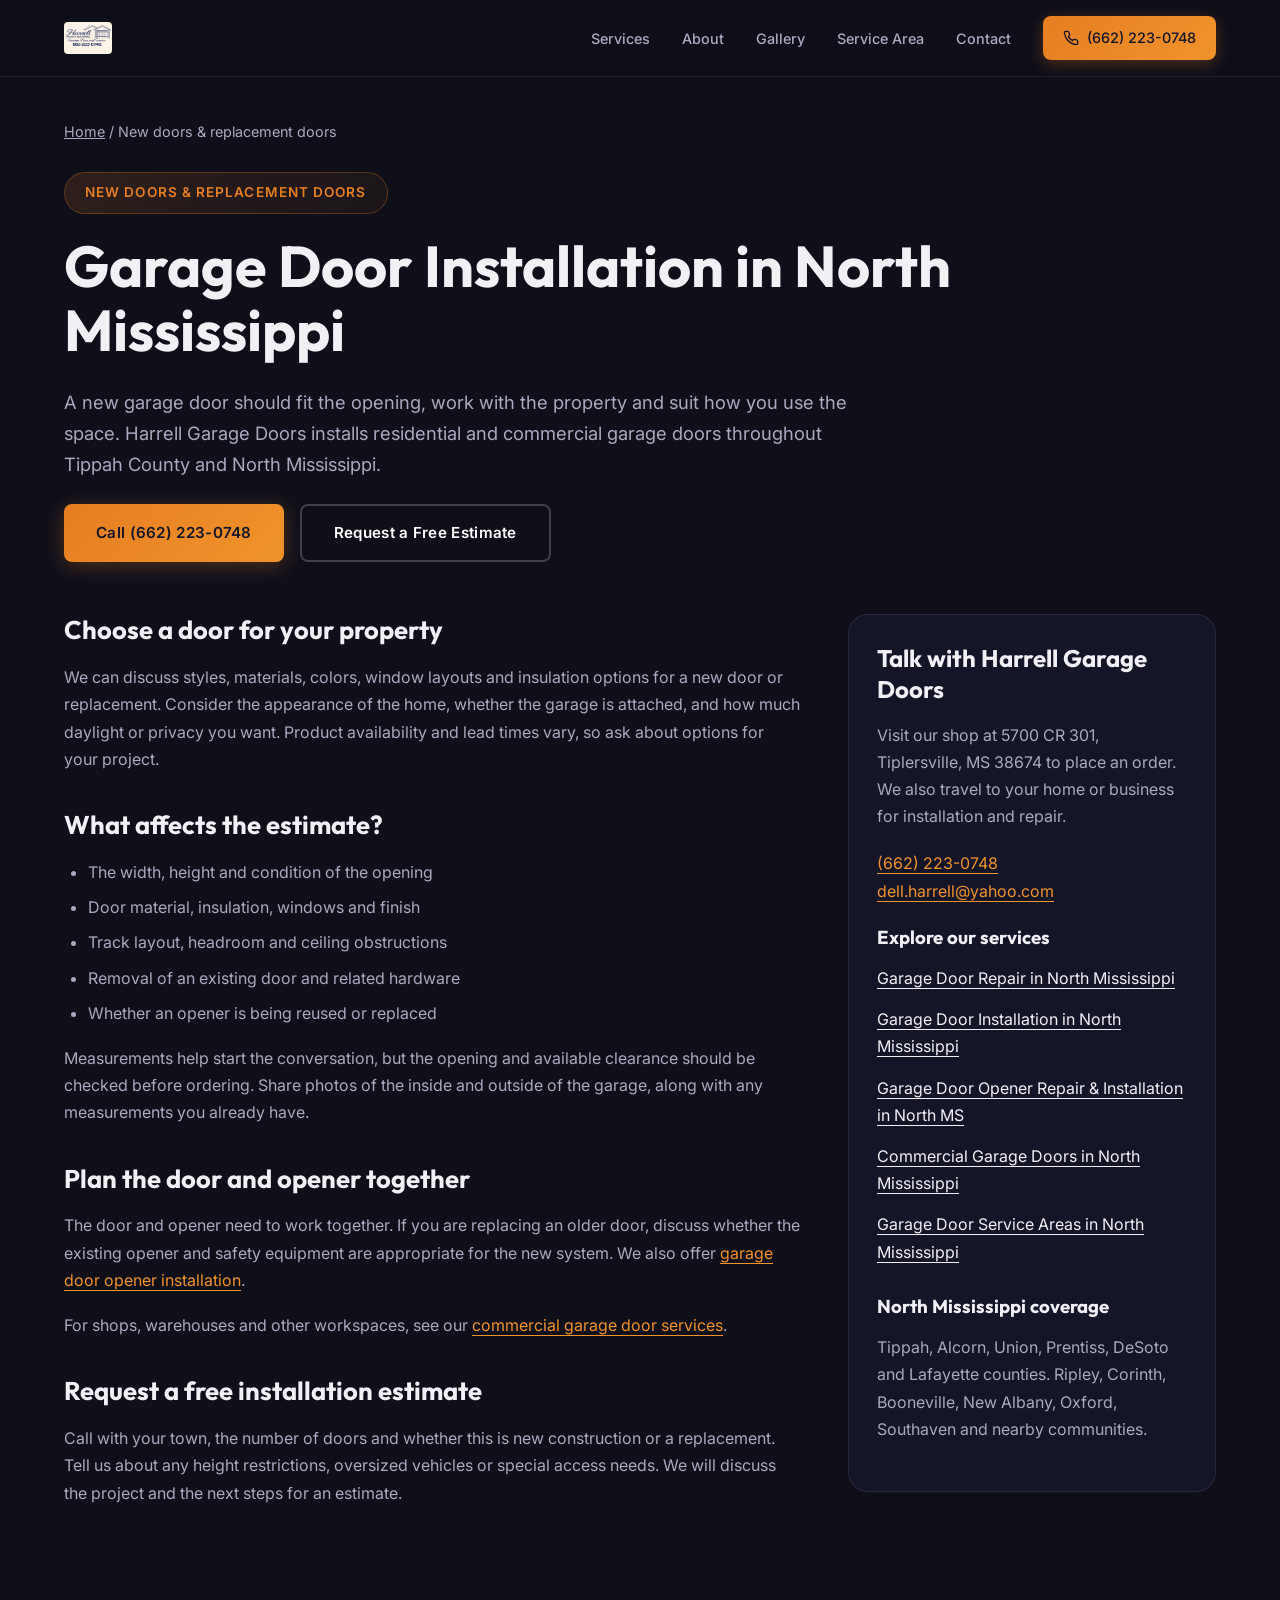
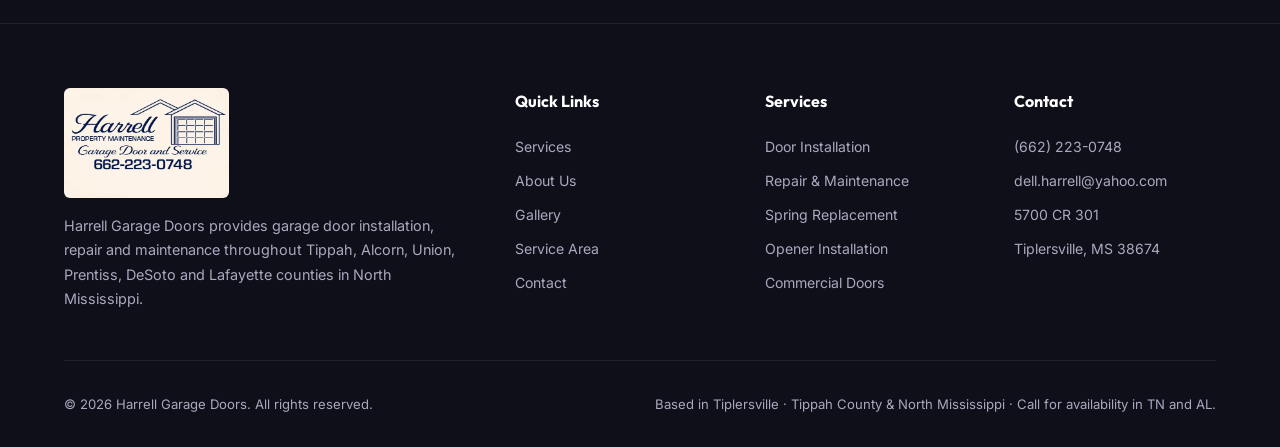
<file: garage-door-installation/index.html>
<!DOCTYPE html>
<html lang="en"><head>
    <meta charset="UTF-8">
    <meta name="viewport" content="width=device-width, initial-scale=1.0">
    <title>Garage Door Installation in North MS | Harrell Garage Doors</title>
    <meta name="description" content="New and replacement garage doors for North MS homes and businesses. Serving Ripley, Corinth, Booneville, New Albany, Oxford and Southaven. Free estimates.">
    <meta name="robots" content="index, follow">
    <link rel="canonical" href="https://harrellgaragedoors.com/garage-door-installation/">
    <meta name="google-site-verification" content="fq_RQBsXkY-zGg6YW8vxwC1qj1ir5XJxF09icftSm3g" />
    <meta property="og:title" content="Garage Door Installation in North MS | Harrell Garage Doors">
    <meta property="og:description" content="New and replacement garage doors for North MS homes and businesses. Serving Ripley, Corinth, Booneville, New Albany, Oxford and Southaven. Free estimates.">
    <meta property="og:type" content="website">
    <meta property="og:url" content="https://harrellgaragedoors.com/garage-door-installation/">
    <meta property="og:image" content="https://harrellgaragedoors.com/images/logo.png">
    <meta property="og:image:width" content="1024">
    <meta property="og:image:height" content="683">
    <meta name="twitter:card" content="summary_large_image">
    <meta name="twitter:title" content="Garage Door Installation in North MS | Harrell Garage Doors">
    <meta name="twitter:description" content="New and replacement garage doors for North MS homes and businesses. Serving Ripley, Corinth, Booneville, New Albany, Oxford and Southaven. Free estimates.">
    <meta name="twitter:image" content="https://harrellgaragedoors.com/images/logo.png">
    <link rel="preconnect" href="https://fonts.googleapis.com">
    <link rel="preconnect" href="https://fonts.gstatic.com" crossorigin>
    <link href="https://fonts.googleapis.com/css2?family=Inter:wght@300;400;500;600;700&family=Outfit:wght@400;500;600;700;800&display=swap" rel="stylesheet">
    <link rel="stylesheet" href="/index.css">
    <link rel="icon" type="image/png" href="/images/logo.png">
    <meta property="og:locale" content="en_US">
    <meta property="og:site_name" content="Harrell Garage Doors">
</head><body class="detail-page">
<a class="skip-link" href="#main">Skip to content</a><nav class="navbar" id="navbar" aria-label="Main navigation">
        <div class="nav-container">
            <a href="/#hero" class="nav-logo">
                <img src="/images/logo.webp" alt="Harrell Garage Doors Logo" class="nav-logo-img" width="1024" height="682" decoding="async">
            </a>
            <ul class="nav-links" id="nav-links">
                <li><a href="/#services">Services</a></li>
                <li><a href="/#about">About</a></li>
                <li><a href="/#gallery">Gallery</a></li>
                <li><a href="/service-area/">Service Area</a></li>
                <li><a href="/#contact">Contact</a></li>
                <li><a href="tel:+16622230748" class="nav-cta">
                    <svg class="phone-icon" viewBox="0 0 24 24" fill="none" stroke="currentColor" stroke-width="2"><path d="M22 16.92v3a2 2 0 0 1-2.18 2 19.79 19.79 0 0 1-8.63-3.07 19.5 19.5 0 0 1-6-6 19.79 19.79 0 0 1-3.07-8.67A2 2 0 0 1 4.11 2h3a2 2 0 0 1 2 1.72 12.84 12.84 0 0 0 .7 2.81 2 2 0 0 1-.45 2.11L8.09 9.91a16 16 0 0 0 6 6l1.27-1.27a2 2 0 0 1 2.11-.45 12.84 12.84 0 0 0 2.81.7A2 2 0 0 1 22 16.92z"/></svg>
                    (662) 223-0748
                </a></li>
            </ul>
            <button class="hamburger" id="hamburger" aria-label="Open menu" aria-controls="nav-links" aria-expanded="false">
                <span></span>
                <span></span>
                <span></span>
            </button>
        </div>
    </nav>
<main id="main" tabindex="-1" class="detail-main container">
<nav class="breadcrumbs" aria-label="Breadcrumb"><a href="/">Home</a><span aria-hidden="true"> / </span><span>New doors &amp; replacement doors</span></nav>
<header class="detail-header"><span class="section-tag">New doors &amp; replacement doors</span><h1>Garage Door Installation in North Mississippi</h1><p>A new garage door should fit the opening, work with the property and suit how you use the space. Harrell Garage Doors installs residential and commercial garage doors throughout Tippah County and North Mississippi.</p><div class="contact-actions"><a class="btn btn-primary" href="tel:+16622230748">Call (662) 223-0748</a><a class="btn btn-outline" href="/#contact">Request a Free Estimate</a></div></header>
<div class="detail-grid"><article class="detail-copy"><section><h2>Choose a door for your property</h2><p>We can discuss styles, materials, colors, window layouts and insulation options for a new door or replacement. Consider the appearance of the home, whether the garage is attached, and how much daylight or privacy you want. Product availability and lead times vary, so ask about options for your project.</p></section><section><h2>What affects the estimate?</h2><ul><li>The width, height and condition of the opening</li><li>Door material, insulation, windows and finish</li><li>Track layout, headroom and ceiling obstructions</li><li>Removal of an existing door and related hardware</li><li>Whether an opener is being reused or replaced</li></ul><p>Measurements help start the conversation, but the opening and available clearance should be checked before ordering. Share photos of the inside and outside of the garage, along with any measurements you already have.</p></section><section><h2>Plan the door and opener together</h2><p>The door and opener need to work together. If you are replacing an older door, discuss whether the existing opener and safety equipment are appropriate for the new system. We also offer <a href="/garage-door-openers/">garage door opener installation</a>.</p><p>For shops, warehouses and other workspaces, see our <a href="/commercial-garage-doors/">commercial garage door services</a>.</p></section><section><h2>Request a free installation estimate</h2><p>Call with your town, the number of doors and whether this is new construction or a replacement. Tell us about any height restrictions, oversized vehicles or special access needs. We will discuss the project and the next steps for an estimate.</p></section></article><aside class="info-card"><h2>Talk with Harrell Garage Doors</h2><p>Visit our shop at 5700 CR 301, Tiplersville, MS 38674 to place an order. We also travel to your home or business for installation and repair.</p><p><a class="text-link" href="tel:+16622230748">(662) 223-0748</a><br><a class="text-link" href="mailto:dell.harrell@yahoo.com">dell.harrell@yahoo.com</a></p><h3>Explore our services</h3><ul class="related-links"><li><a href="/garage-door-repair/">Garage Door Repair in North Mississippi</a></li><li><a href="/garage-door-installation/">Garage Door Installation in North Mississippi</a></li><li><a href="/garage-door-openers/">Garage Door Opener Repair &amp; Installation in North MS</a></li><li><a href="/commercial-garage-doors/">Commercial Garage Doors in North Mississippi</a></li><li><a href="/service-area/">Garage Door Service Areas in North Mississippi</a></li></ul><h3>North Mississippi coverage</h3><p>Tippah, Alcorn, Union, Prentiss, DeSoto and Lafayette counties. Ripley, Corinth, Booneville, New Albany, Oxford, Southaven and nearby communities.</p></aside></div>
</main><footer class="footer">
        <div class="container">
            <div class="footer-grid">
                <div class="footer-brand">
                    <a href="/#hero" class="nav-logo">
                        <img src="/images/logo.webp" alt="Harrell Garage Doors Logo" class="footer-logo-img" width="1024" height="682" decoding="async">
                    </a>
                    <p>Harrell Garage Doors provides garage door installation, repair and maintenance throughout Tippah, Alcorn, Union, Prentiss, DeSoto and Lafayette counties in North Mississippi.</p>
                </div>
                <div class="footer-links-group">
                    <h4>Quick Links</h4>
                    <ul>
                        <li><a href="/#services">Services</a></li>
                        <li><a href="/#about">About Us</a></li>
                        <li><a href="/#gallery">Gallery</a></li>
                        <li><a href="/service-area/">Service Area</a></li>
                        <li><a href="/#contact">Contact</a></li>
                    </ul>
                </div>
                <div class="footer-links-group">
                    <h4>Services</h4>
                    <ul>
                        <li><a href="/garage-door-installation/">Door Installation</a></li>
                        <li><a href="/garage-door-repair/">Repair & Maintenance</a></li>
                        <li><a href="/garage-door-repair/">Spring Replacement</a></li>
                        <li><a href="/garage-door-openers/">Opener Installation</a></li>
                        <li><a href="/commercial-garage-doors/">Commercial Doors</a></li>
                    </ul>
                </div>
                <div class="footer-links-group">
                    <h4>Contact</h4>
                    <ul>
                        <li><a href="tel:+16622230748">(662) 223-0748</a></li>
                        <li><a href="mailto:dell.harrell@yahoo.com">dell.harrell@yahoo.com</a></li>
                        <li>5700 CR 301</li>
                        <li>Tiplersville, MS 38674</li>
                    </ul>
                </div>
            </div>
            <div class="footer-bottom">
                <p>&copy; 2026 Harrell Garage Doors. All rights reserved.</p>
                <p>Based in Tiplersville · Tippah County &amp; North Mississippi · Call for availability in TN and AL.</p>
            </div>
        </div>
    </footer><script type="application/ld+json">
{
  "@context": "https://schema.org",
  "@graph": [
    {
      "@type": "HomeAndConstructionBusiness",
      "name": "Harrell Garage Doors",
      "description": "Garage door repair, installation, opener service and commercial garage doors based in Tiplersville, serving Tippah County and North Mississippi.",
      "url": "https://harrellgaragedoors.com/",
      "telephone": "+16622230748",
      "email": "dell.harrell@yahoo.com",
      "address": {
        "@type": "PostalAddress",
        "addressLocality": "Tiplersville",
        "addressRegion": "MS",
        "postalCode": "38674",
        "addressCountry": "US",
        "streetAddress": "5700 CR 301"
      },
      "openingHoursSpecification": [
        {
          "@type": "OpeningHoursSpecification",
          "dayOfWeek": [
            "Monday",
            "Tuesday",
            "Wednesday",
            "Thursday",
            "Friday"
          ],
          "opens": "07:30",
          "closes": "18:00"
        },
        {
          "@type": "OpeningHoursSpecification",
          "dayOfWeek": "Saturday",
          "opens": "07:30",
          "closes": "12:00"
        }
      ],
      "image": "https://harrellgaragedoors.com/images/logo.png",
      "sameAs": [
        "https://www.facebook.com/profile.php?id=61551705242362",
        "https://www.yelp.com/biz/harrell-garage-door-and-service-tiplersville",
        "https://www.mapquest.com/us/mississippi/harrell-garage-door-and-service-667622760"
      ],
      "areaServed": [
        {
          "@type": "AdministrativeArea",
          "name": "Tippah County, Mississippi"
        },
        {
          "@type": "AdministrativeArea",
          "name": "Alcorn County, Mississippi"
        },
        {
          "@type": "AdministrativeArea",
          "name": "Union County, Mississippi"
        },
        {
          "@type": "AdministrativeArea",
          "name": "Prentiss County, Mississippi"
        },
        {
          "@type": "AdministrativeArea",
          "name": "DeSoto County, Mississippi"
        },
        {
          "@type": "AdministrativeArea",
          "name": "Lafayette County, Mississippi"
        },
        {
          "@type": "City",
          "name": "Ripley, Mississippi"
        },
        {
          "@type": "City",
          "name": "Corinth, Mississippi"
        },
        {
          "@type": "City",
          "name": "Booneville, Mississippi"
        },
        {
          "@type": "City",
          "name": "New Albany, Mississippi"
        },
        {
          "@type": "City",
          "name": "Oxford, Mississippi"
        },
        {
          "@type": "City",
          "name": "Southaven, Mississippi"
        },
        {
          "@type": "City",
          "name": "Tiplersville, Mississippi"
        },
        {
          "@type": "City",
          "name": "Walnut, Mississippi"
        },
        {
          "@type": "City",
          "name": "Falkner, Mississippi"
        },
        {
          "@type": "City",
          "name": "Blue Mountain, Mississippi"
        },
        {
          "@type": "City",
          "name": "Iuka, Mississippi"
        }
      ],
      "@id": "https://harrellgaragedoors.com/#business",
      "logo": "https://harrellgaragedoors.com/images/logo.png",
      "hasMap": "https://www.google.com/maps/search/?api=1&query=5700%20CR%20301%2C%20Tiplersville%2C%20MS%2038674",
      "alternateName": "Harrell Garage Door And Service"
    },
    {
      "@type": "WebPage",
      "@id": "https://harrellgaragedoors.com/garage-door-installation/#webpage",
      "url": "https://harrellgaragedoors.com/garage-door-installation/",
      "name": "Garage Door Installation in North MS | Harrell Garage Doors",
      "description": "New and replacement garage doors for North MS homes and businesses. Serving Ripley, Corinth, Booneville, New Albany, Oxford and Southaven. Free estimates.",
      "about": {
        "@id": "https://harrellgaragedoors.com/#business"
      },
      "isPartOf": {
        "@id": "https://harrellgaragedoors.com/#website"
      },
      "breadcrumb": {
        "@id": "https://harrellgaragedoors.com/garage-door-installation/#breadcrumb"
      }
    },
    {
      "@type": "BreadcrumbList",
      "@id": "https://harrellgaragedoors.com/garage-door-installation/#breadcrumb",
      "itemListElement": [
        {
          "@type": "ListItem",
          "position": 1,
          "name": "Home",
          "item": "https://harrellgaragedoors.com/"
        },
        {
          "@type": "ListItem",
          "position": 2,
          "name": "Garage Door Installation in North Mississippi",
          "item": "https://harrellgaragedoors.com/garage-door-installation/"
        }
      ]
    },
    {
      "@type": "Service",
      "@id": "https://harrellgaragedoors.com/garage-door-installation/#service",
      "name": "Garage Door Installation in North Mississippi",
      "serviceType": "New doors & replacement doors",
      "url": "https://harrellgaragedoors.com/garage-door-installation/",
      "provider": {
        "@id": "https://harrellgaragedoors.com/#business"
      },
      "areaServed": [
        {
          "@type": "AdministrativeArea",
          "name": "Tippah County, Mississippi"
        },
        {
          "@type": "AdministrativeArea",
          "name": "Alcorn County, Mississippi"
        },
        {
          "@type": "AdministrativeArea",
          "name": "Union County, Mississippi"
        },
        {
          "@type": "AdministrativeArea",
          "name": "Prentiss County, Mississippi"
        },
        {
          "@type": "AdministrativeArea",
          "name": "DeSoto County, Mississippi"
        },
        {
          "@type": "AdministrativeArea",
          "name": "Lafayette County, Mississippi"
        },
        {
          "@type": "City",
          "name": "Ripley, Mississippi"
        },
        {
          "@type": "City",
          "name": "Corinth, Mississippi"
        },
        {
          "@type": "City",
          "name": "Booneville, Mississippi"
        },
        {
          "@type": "City",
          "name": "New Albany, Mississippi"
        },
        {
          "@type": "City",
          "name": "Oxford, Mississippi"
        },
        {
          "@type": "City",
          "name": "Southaven, Mississippi"
        },
        {
          "@type": "City",
          "name": "Tiplersville, Mississippi"
        },
        {
          "@type": "City",
          "name": "Walnut, Mississippi"
        },
        {
          "@type": "City",
          "name": "Falkner, Mississippi"
        },
        {
          "@type": "City",
          "name": "Blue Mountain, Mississippi"
        },
        {
          "@type": "City",
          "name": "Iuka, Mississippi"
        }
      ]
    }
  ]
}
</script><script src="/script.js" defer></script></body></html>
</file>
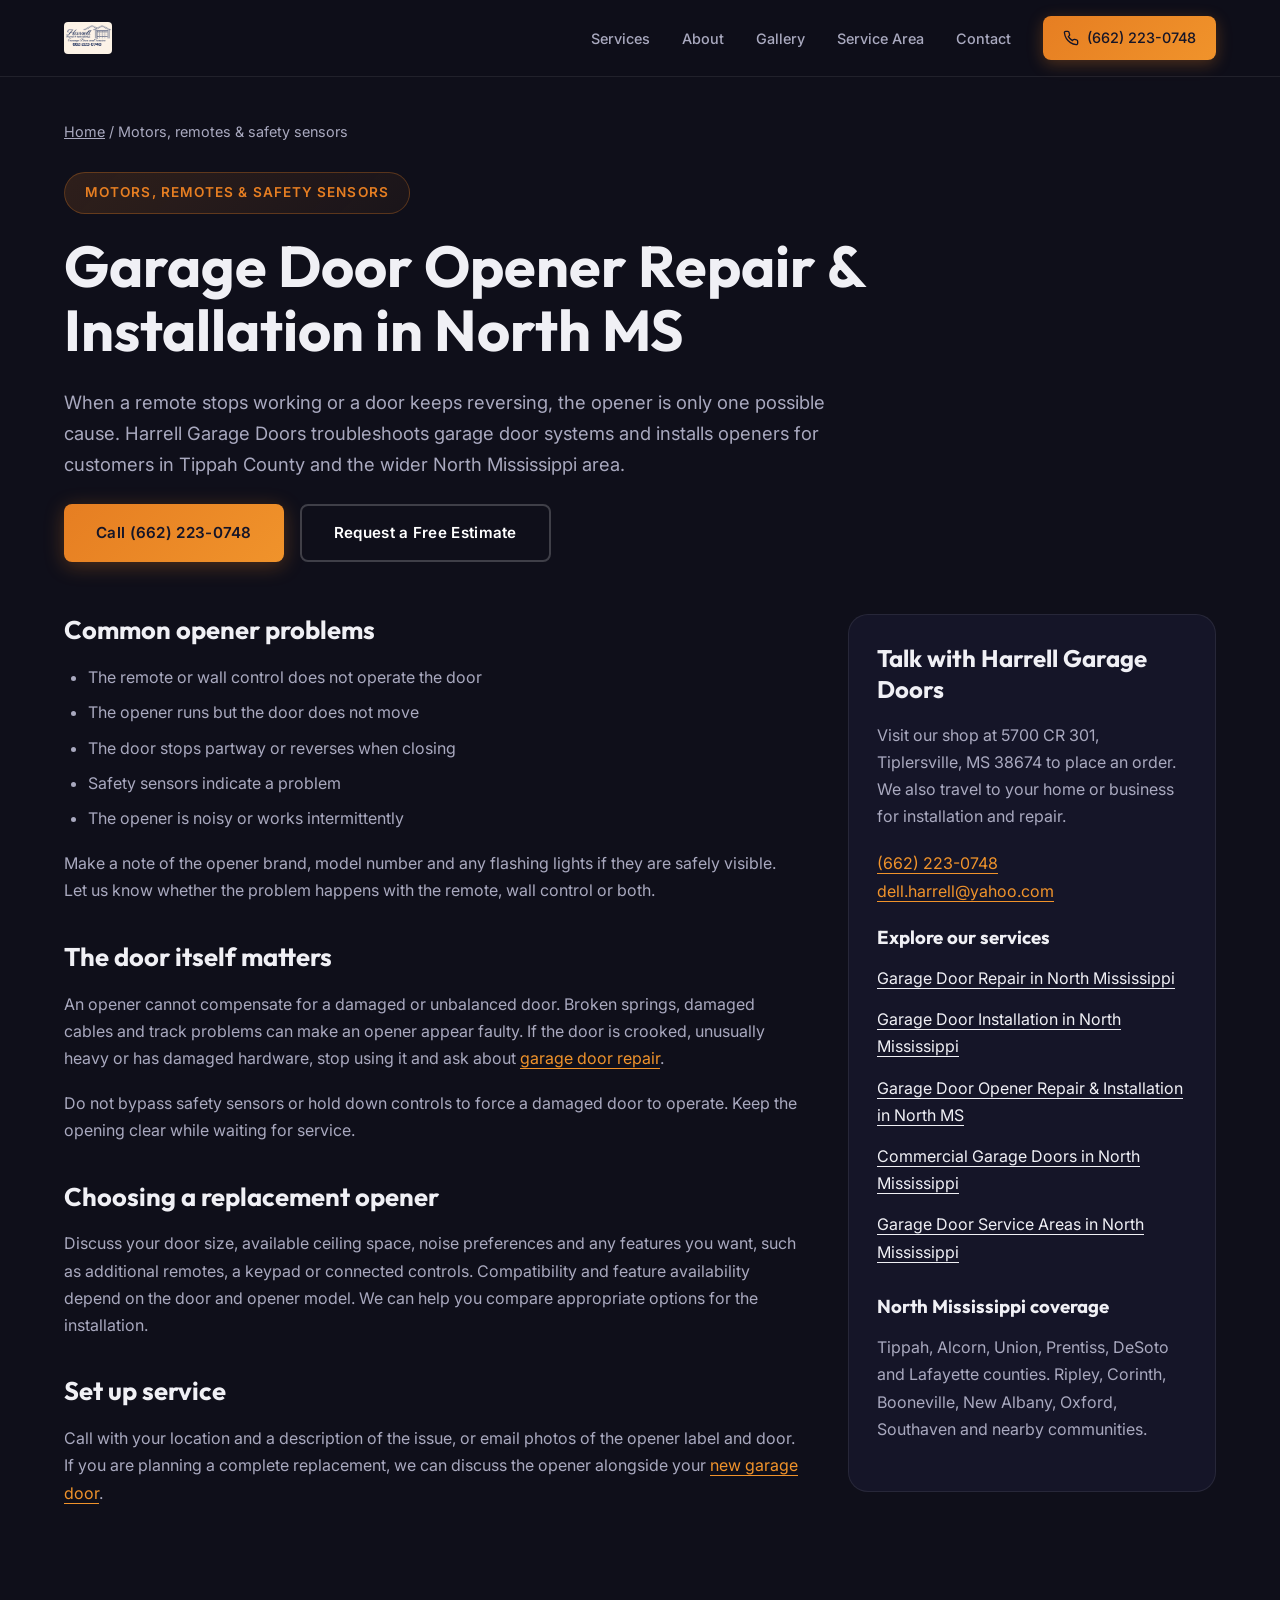
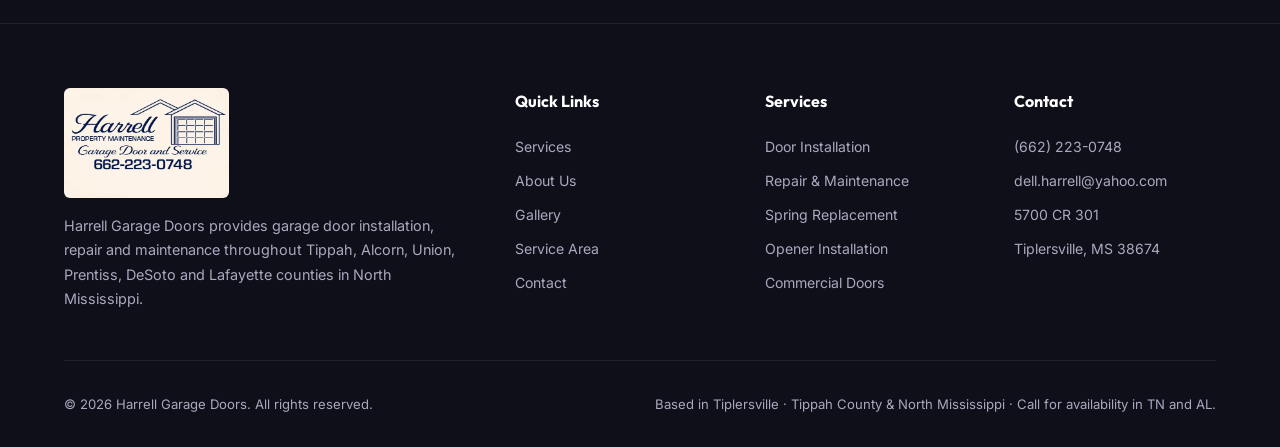
<file: garage-door-openers/index.html>
<!DOCTYPE html>
<html lang="en"><head>
    <meta charset="UTF-8">
    <meta name="viewport" content="width=device-width, initial-scale=1.0">
    <title>Garage Door Opener Repair &amp; Installation in North MS | Harrell</title>
    <meta name="description" content="Garage door opener installation and troubleshooting in Tippah County and North MS. Help with motors, remotes and safety sensors. Call (662) 223-0748.">
    <meta name="robots" content="index, follow">
    <link rel="canonical" href="https://harrellgaragedoors.com/garage-door-openers/">
    <meta name="google-site-verification" content="fq_RQBsXkY-zGg6YW8vxwC1qj1ir5XJxF09icftSm3g" />
    <meta property="og:title" content="Garage Door Opener Repair &amp; Installation in North MS | Harrell">
    <meta property="og:description" content="Garage door opener installation and troubleshooting in Tippah County and North MS. Help with motors, remotes and safety sensors. Call (662) 223-0748.">
    <meta property="og:type" content="website">
    <meta property="og:url" content="https://harrellgaragedoors.com/garage-door-openers/">
    <meta property="og:image" content="https://harrellgaragedoors.com/images/logo.png">
    <meta property="og:image:width" content="1024">
    <meta property="og:image:height" content="683">
    <meta name="twitter:card" content="summary_large_image">
    <meta name="twitter:title" content="Garage Door Opener Repair &amp; Installation in North MS | Harrell">
    <meta name="twitter:description" content="Garage door opener installation and troubleshooting in Tippah County and North MS. Help with motors, remotes and safety sensors. Call (662) 223-0748.">
    <meta name="twitter:image" content="https://harrellgaragedoors.com/images/logo.png">
    <link rel="preconnect" href="https://fonts.googleapis.com">
    <link rel="preconnect" href="https://fonts.gstatic.com" crossorigin>
    <link href="https://fonts.googleapis.com/css2?family=Inter:wght@300;400;500;600;700&family=Outfit:wght@400;500;600;700;800&display=swap" rel="stylesheet">
    <link rel="stylesheet" href="/index.css">
    <link rel="icon" type="image/png" href="/images/logo.png">
    <meta property="og:locale" content="en_US">
    <meta property="og:site_name" content="Harrell Garage Doors">
</head><body class="detail-page">
<a class="skip-link" href="#main">Skip to content</a><nav class="navbar" id="navbar" aria-label="Main navigation">
        <div class="nav-container">
            <a href="/#hero" class="nav-logo">
                <img src="/images/logo.webp" alt="Harrell Garage Doors Logo" class="nav-logo-img" width="1024" height="682" decoding="async">
            </a>
            <ul class="nav-links" id="nav-links">
                <li><a href="/#services">Services</a></li>
                <li><a href="/#about">About</a></li>
                <li><a href="/#gallery">Gallery</a></li>
                <li><a href="/service-area/">Service Area</a></li>
                <li><a href="/#contact">Contact</a></li>
                <li><a href="tel:+16622230748" class="nav-cta">
                    <svg class="phone-icon" viewBox="0 0 24 24" fill="none" stroke="currentColor" stroke-width="2"><path d="M22 16.92v3a2 2 0 0 1-2.18 2 19.79 19.79 0 0 1-8.63-3.07 19.5 19.5 0 0 1-6-6 19.79 19.79 0 0 1-3.07-8.67A2 2 0 0 1 4.11 2h3a2 2 0 0 1 2 1.72 12.84 12.84 0 0 0 .7 2.81 2 2 0 0 1-.45 2.11L8.09 9.91a16 16 0 0 0 6 6l1.27-1.27a2 2 0 0 1 2.11-.45 12.84 12.84 0 0 0 2.81.7A2 2 0 0 1 22 16.92z"/></svg>
                    (662) 223-0748
                </a></li>
            </ul>
            <button class="hamburger" id="hamburger" aria-label="Open menu" aria-controls="nav-links" aria-expanded="false">
                <span></span>
                <span></span>
                <span></span>
            </button>
        </div>
    </nav>
<main id="main" tabindex="-1" class="detail-main container">
<nav class="breadcrumbs" aria-label="Breadcrumb"><a href="/">Home</a><span aria-hidden="true"> / </span><span>Motors, remotes &amp; safety sensors</span></nav>
<header class="detail-header"><span class="section-tag">Motors, remotes &amp; safety sensors</span><h1>Garage Door Opener Repair &amp; Installation in North MS</h1><p>When a remote stops working or a door keeps reversing, the opener is only one possible cause. Harrell Garage Doors troubleshoots garage door systems and installs openers for customers in Tippah County and the wider North Mississippi area.</p><div class="contact-actions"><a class="btn btn-primary" href="tel:+16622230748">Call (662) 223-0748</a><a class="btn btn-outline" href="/#contact">Request a Free Estimate</a></div></header>
<div class="detail-grid"><article class="detail-copy"><section><h2>Common opener problems</h2><ul><li>The remote or wall control does not operate the door</li><li>The opener runs but the door does not move</li><li>The door stops partway or reverses when closing</li><li>Safety sensors indicate a problem</li><li>The opener is noisy or works intermittently</li></ul><p>Make a note of the opener brand, model number and any flashing lights if they are safely visible. Let us know whether the problem happens with the remote, wall control or both.</p></section><section><h2>The door itself matters</h2><p>An opener cannot compensate for a damaged or unbalanced door. Broken springs, damaged cables and track problems can make an opener appear faulty. If the door is crooked, unusually heavy or has damaged hardware, stop using it and ask about <a href="/garage-door-repair/">garage door repair</a>.</p><p>Do not bypass safety sensors or hold down controls to force a damaged door to operate. Keep the opening clear while waiting for service.</p></section><section><h2>Choosing a replacement opener</h2><p>Discuss your door size, available ceiling space, noise preferences and any features you want, such as additional remotes, a keypad or connected controls. Compatibility and feature availability depend on the door and opener model. We can help you compare appropriate options for the installation.</p></section><section><h2>Set up service</h2><p>Call with your location and a description of the issue, or email photos of the opener label and door. If you are planning a complete replacement, we can discuss the opener alongside your <a href="/garage-door-installation/">new garage door</a>.</p></section></article><aside class="info-card"><h2>Talk with Harrell Garage Doors</h2><p>Visit our shop at 5700 CR 301, Tiplersville, MS 38674 to place an order. We also travel to your home or business for installation and repair.</p><p><a class="text-link" href="tel:+16622230748">(662) 223-0748</a><br><a class="text-link" href="mailto:dell.harrell@yahoo.com">dell.harrell@yahoo.com</a></p><h3>Explore our services</h3><ul class="related-links"><li><a href="/garage-door-repair/">Garage Door Repair in North Mississippi</a></li><li><a href="/garage-door-installation/">Garage Door Installation in North Mississippi</a></li><li><a href="/garage-door-openers/">Garage Door Opener Repair &amp; Installation in North MS</a></li><li><a href="/commercial-garage-doors/">Commercial Garage Doors in North Mississippi</a></li><li><a href="/service-area/">Garage Door Service Areas in North Mississippi</a></li></ul><h3>North Mississippi coverage</h3><p>Tippah, Alcorn, Union, Prentiss, DeSoto and Lafayette counties. Ripley, Corinth, Booneville, New Albany, Oxford, Southaven and nearby communities.</p></aside></div>
</main><footer class="footer">
        <div class="container">
            <div class="footer-grid">
                <div class="footer-brand">
                    <a href="/#hero" class="nav-logo">
                        <img src="/images/logo.webp" alt="Harrell Garage Doors Logo" class="footer-logo-img" width="1024" height="682" decoding="async">
                    </a>
                    <p>Harrell Garage Doors provides garage door installation, repair and maintenance throughout Tippah, Alcorn, Union, Prentiss, DeSoto and Lafayette counties in North Mississippi.</p>
                </div>
                <div class="footer-links-group">
                    <h4>Quick Links</h4>
                    <ul>
                        <li><a href="/#services">Services</a></li>
                        <li><a href="/#about">About Us</a></li>
                        <li><a href="/#gallery">Gallery</a></li>
                        <li><a href="/service-area/">Service Area</a></li>
                        <li><a href="/#contact">Contact</a></li>
                    </ul>
                </div>
                <div class="footer-links-group">
                    <h4>Services</h4>
                    <ul>
                        <li><a href="/garage-door-installation/">Door Installation</a></li>
                        <li><a href="/garage-door-repair/">Repair & Maintenance</a></li>
                        <li><a href="/garage-door-repair/">Spring Replacement</a></li>
                        <li><a href="/garage-door-openers/">Opener Installation</a></li>
                        <li><a href="/commercial-garage-doors/">Commercial Doors</a></li>
                    </ul>
                </div>
                <div class="footer-links-group">
                    <h4>Contact</h4>
                    <ul>
                        <li><a href="tel:+16622230748">(662) 223-0748</a></li>
                        <li><a href="mailto:dell.harrell@yahoo.com">dell.harrell@yahoo.com</a></li>
                        <li>5700 CR 301</li>
                        <li>Tiplersville, MS 38674</li>
                    </ul>
                </div>
            </div>
            <div class="footer-bottom">
                <p>&copy; 2026 Harrell Garage Doors. All rights reserved.</p>
                <p>Based in Tiplersville · Tippah County &amp; North Mississippi · Call for availability in TN and AL.</p>
            </div>
        </div>
    </footer><script type="application/ld+json">
{
  "@context": "https://schema.org",
  "@graph": [
    {
      "@type": "HomeAndConstructionBusiness",
      "name": "Harrell Garage Doors",
      "description": "Garage door repair, installation, opener service and commercial garage doors based in Tiplersville, serving Tippah County and North Mississippi.",
      "url": "https://harrellgaragedoors.com/",
      "telephone": "+16622230748",
      "email": "dell.harrell@yahoo.com",
      "address": {
        "@type": "PostalAddress",
        "addressLocality": "Tiplersville",
        "addressRegion": "MS",
        "postalCode": "38674",
        "addressCountry": "US",
        "streetAddress": "5700 CR 301"
      },
      "openingHoursSpecification": [
        {
          "@type": "OpeningHoursSpecification",
          "dayOfWeek": [
            "Monday",
            "Tuesday",
            "Wednesday",
            "Thursday",
            "Friday"
          ],
          "opens": "07:30",
          "closes": "18:00"
        },
        {
          "@type": "OpeningHoursSpecification",
          "dayOfWeek": "Saturday",
          "opens": "07:30",
          "closes": "12:00"
        }
      ],
      "image": "https://harrellgaragedoors.com/images/logo.png",
      "sameAs": [
        "https://www.facebook.com/profile.php?id=61551705242362",
        "https://www.yelp.com/biz/harrell-garage-door-and-service-tiplersville",
        "https://www.mapquest.com/us/mississippi/harrell-garage-door-and-service-667622760"
      ],
      "areaServed": [
        {
          "@type": "AdministrativeArea",
          "name": "Tippah County, Mississippi"
        },
        {
          "@type": "AdministrativeArea",
          "name": "Alcorn County, Mississippi"
        },
        {
          "@type": "AdministrativeArea",
          "name": "Union County, Mississippi"
        },
        {
          "@type": "AdministrativeArea",
          "name": "Prentiss County, Mississippi"
        },
        {
          "@type": "AdministrativeArea",
          "name": "DeSoto County, Mississippi"
        },
        {
          "@type": "AdministrativeArea",
          "name": "Lafayette County, Mississippi"
        },
        {
          "@type": "City",
          "name": "Ripley, Mississippi"
        },
        {
          "@type": "City",
          "name": "Corinth, Mississippi"
        },
        {
          "@type": "City",
          "name": "Booneville, Mississippi"
        },
        {
          "@type": "City",
          "name": "New Albany, Mississippi"
        },
        {
          "@type": "City",
          "name": "Oxford, Mississippi"
        },
        {
          "@type": "City",
          "name": "Southaven, Mississippi"
        },
        {
          "@type": "City",
          "name": "Tiplersville, Mississippi"
        },
        {
          "@type": "City",
          "name": "Walnut, Mississippi"
        },
        {
          "@type": "City",
          "name": "Falkner, Mississippi"
        },
        {
          "@type": "City",
          "name": "Blue Mountain, Mississippi"
        },
        {
          "@type": "City",
          "name": "Iuka, Mississippi"
        }
      ],
      "@id": "https://harrellgaragedoors.com/#business",
      "logo": "https://harrellgaragedoors.com/images/logo.png",
      "hasMap": "https://www.google.com/maps/search/?api=1&query=5700%20CR%20301%2C%20Tiplersville%2C%20MS%2038674",
      "alternateName": "Harrell Garage Door And Service"
    },
    {
      "@type": "WebPage",
      "@id": "https://harrellgaragedoors.com/garage-door-openers/#webpage",
      "url": "https://harrellgaragedoors.com/garage-door-openers/",
      "name": "Garage Door Opener Repair & Installation in North MS | Harrell",
      "description": "Garage door opener installation and troubleshooting in Tippah County and North MS. Help with motors, remotes and safety sensors. Call (662) 223-0748.",
      "about": {
        "@id": "https://harrellgaragedoors.com/#business"
      },
      "isPartOf": {
        "@id": "https://harrellgaragedoors.com/#website"
      },
      "breadcrumb": {
        "@id": "https://harrellgaragedoors.com/garage-door-openers/#breadcrumb"
      }
    },
    {
      "@type": "BreadcrumbList",
      "@id": "https://harrellgaragedoors.com/garage-door-openers/#breadcrumb",
      "itemListElement": [
        {
          "@type": "ListItem",
          "position": 1,
          "name": "Home",
          "item": "https://harrellgaragedoors.com/"
        },
        {
          "@type": "ListItem",
          "position": 2,
          "name": "Garage Door Opener Repair & Installation in North MS",
          "item": "https://harrellgaragedoors.com/garage-door-openers/"
        }
      ]
    },
    {
      "@type": "Service",
      "@id": "https://harrellgaragedoors.com/garage-door-openers/#service",
      "name": "Garage Door Opener Repair & Installation in North MS",
      "serviceType": "Motors, remotes & safety sensors",
      "url": "https://harrellgaragedoors.com/garage-door-openers/",
      "provider": {
        "@id": "https://harrellgaragedoors.com/#business"
      },
      "areaServed": [
        {
          "@type": "AdministrativeArea",
          "name": "Tippah County, Mississippi"
        },
        {
          "@type": "AdministrativeArea",
          "name": "Alcorn County, Mississippi"
        },
        {
          "@type": "AdministrativeArea",
          "name": "Union County, Mississippi"
        },
        {
          "@type": "AdministrativeArea",
          "name": "Prentiss County, Mississippi"
        },
        {
          "@type": "AdministrativeArea",
          "name": "DeSoto County, Mississippi"
        },
        {
          "@type": "AdministrativeArea",
          "name": "Lafayette County, Mississippi"
        },
        {
          "@type": "City",
          "name": "Ripley, Mississippi"
        },
        {
          "@type": "City",
          "name": "Corinth, Mississippi"
        },
        {
          "@type": "City",
          "name": "Booneville, Mississippi"
        },
        {
          "@type": "City",
          "name": "New Albany, Mississippi"
        },
        {
          "@type": "City",
          "name": "Oxford, Mississippi"
        },
        {
          "@type": "City",
          "name": "Southaven, Mississippi"
        },
        {
          "@type": "City",
          "name": "Tiplersville, Mississippi"
        },
        {
          "@type": "City",
          "name": "Walnut, Mississippi"
        },
        {
          "@type": "City",
          "name": "Falkner, Mississippi"
        },
        {
          "@type": "City",
          "name": "Blue Mountain, Mississippi"
        },
        {
          "@type": "City",
          "name": "Iuka, Mississippi"
        }
      ]
    }
  ]
}
</script><script src="/script.js" defer></script></body></html>
</file>
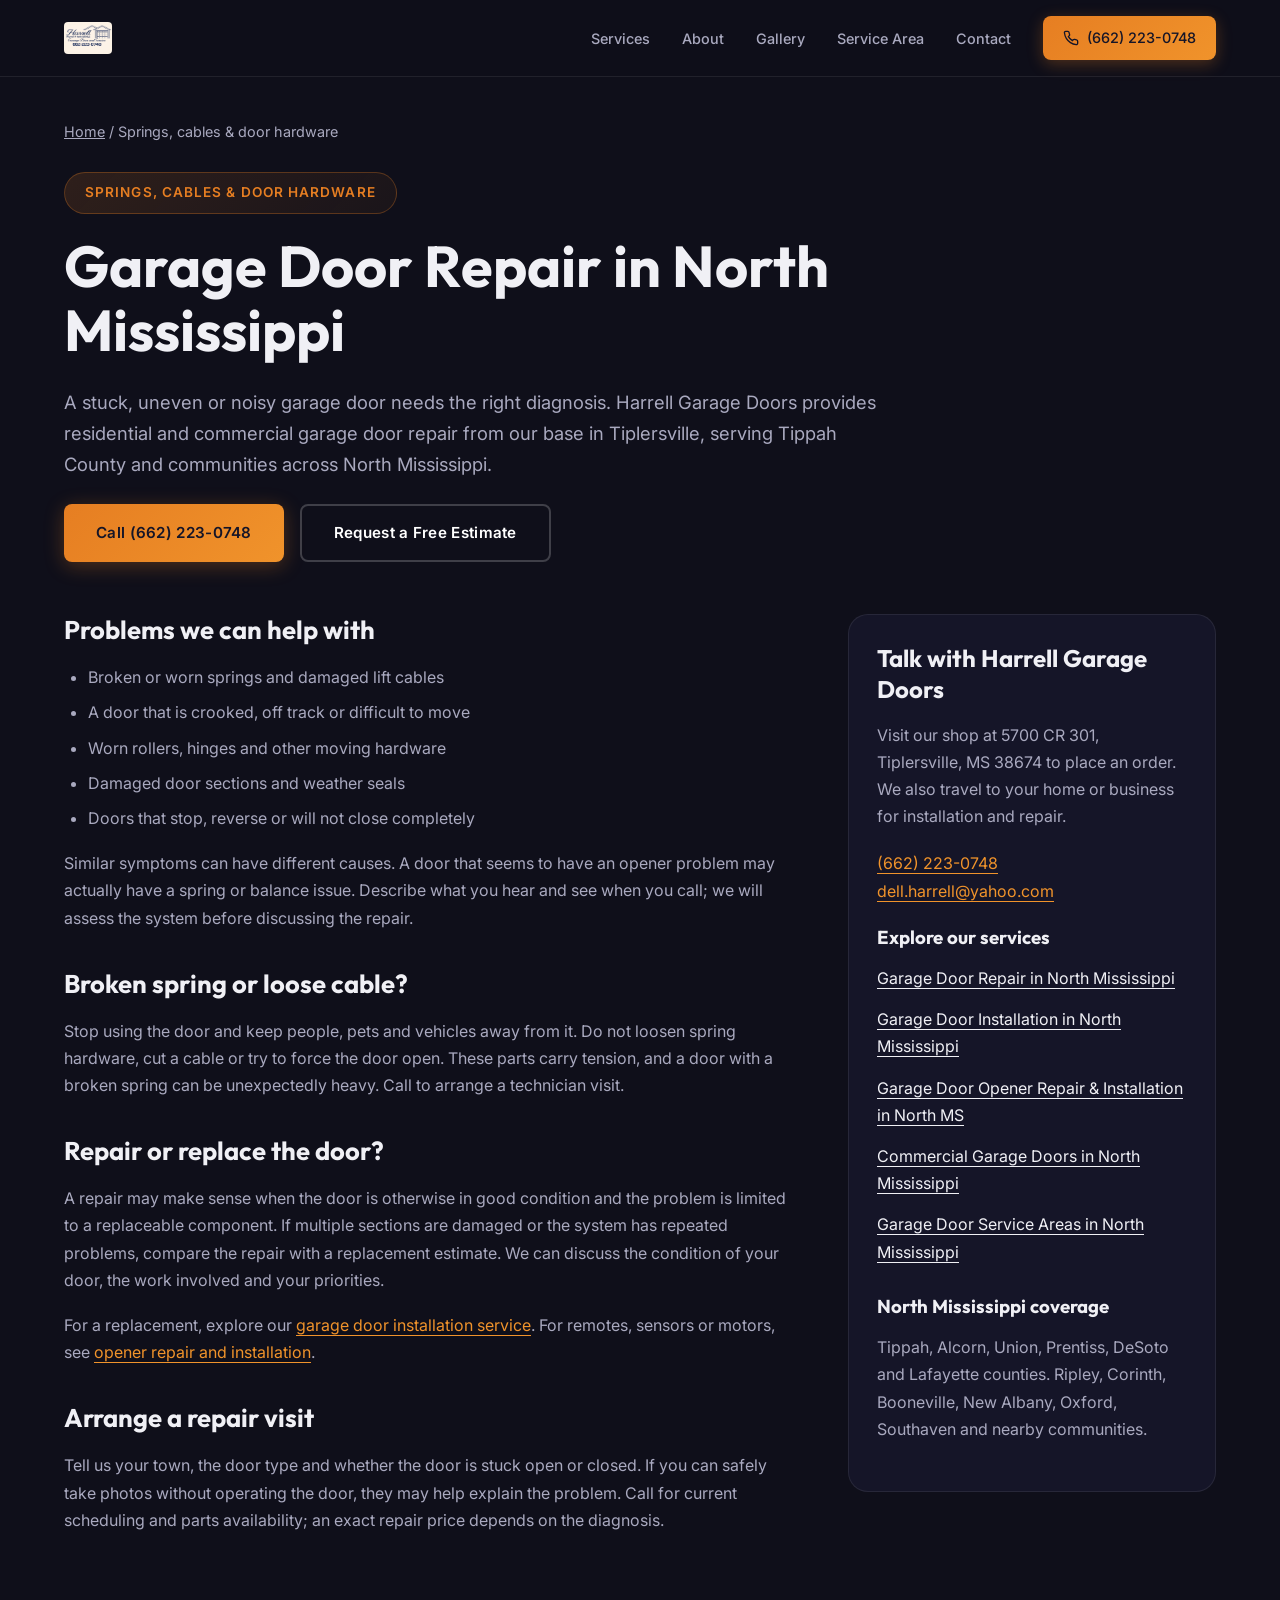
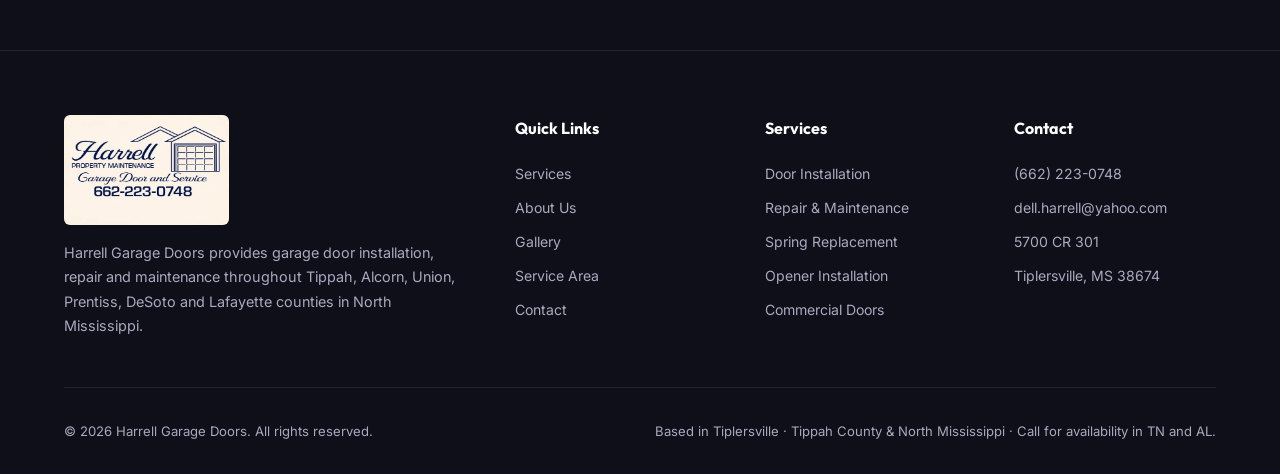
<file: garage-door-repair/index.html>
<!DOCTYPE html>
<html lang="en"><head>
    <meta charset="UTF-8">
    <meta name="viewport" content="width=device-width, initial-scale=1.0">
    <title>Garage Door Repair in North MS | Harrell Garage Doors</title>
    <meta name="description" content="Garage door repair for broken springs, cables, tracks and damaged doors in Tippah County and North MS. Call (662) 223-0748 to arrange service.">
    <meta name="robots" content="index, follow">
    <link rel="canonical" href="https://harrellgaragedoors.com/garage-door-repair/">
    <meta name="google-site-verification" content="fq_RQBsXkY-zGg6YW8vxwC1qj1ir5XJxF09icftSm3g" />
    <meta property="og:title" content="Garage Door Repair in North MS | Harrell Garage Doors">
    <meta property="og:description" content="Garage door repair for broken springs, cables, tracks and damaged doors in Tippah County and North MS. Call (662) 223-0748 to arrange service.">
    <meta property="og:type" content="website">
    <meta property="og:url" content="https://harrellgaragedoors.com/garage-door-repair/">
    <meta property="og:image" content="https://harrellgaragedoors.com/images/logo.png">
    <meta property="og:image:width" content="1024">
    <meta property="og:image:height" content="683">
    <meta name="twitter:card" content="summary_large_image">
    <meta name="twitter:title" content="Garage Door Repair in North MS | Harrell Garage Doors">
    <meta name="twitter:description" content="Garage door repair for broken springs, cables, tracks and damaged doors in Tippah County and North MS. Call (662) 223-0748 to arrange service.">
    <meta name="twitter:image" content="https://harrellgaragedoors.com/images/logo.png">
    <link rel="preconnect" href="https://fonts.googleapis.com">
    <link rel="preconnect" href="https://fonts.gstatic.com" crossorigin>
    <link href="https://fonts.googleapis.com/css2?family=Inter:wght@300;400;500;600;700&family=Outfit:wght@400;500;600;700;800&display=swap" rel="stylesheet">
    <link rel="stylesheet" href="/index.css">
    <link rel="icon" type="image/png" href="/images/logo.png">
    <meta property="og:locale" content="en_US">
    <meta property="og:site_name" content="Harrell Garage Doors">
</head><body class="detail-page">
<a class="skip-link" href="#main">Skip to content</a><nav class="navbar" id="navbar" aria-label="Main navigation">
        <div class="nav-container">
            <a href="/#hero" class="nav-logo">
                <img src="/images/logo.webp" alt="Harrell Garage Doors Logo" class="nav-logo-img" width="1024" height="682" decoding="async">
            </a>
            <ul class="nav-links" id="nav-links">
                <li><a href="/#services">Services</a></li>
                <li><a href="/#about">About</a></li>
                <li><a href="/#gallery">Gallery</a></li>
                <li><a href="/service-area/">Service Area</a></li>
                <li><a href="/#contact">Contact</a></li>
                <li><a href="tel:+16622230748" class="nav-cta">
                    <svg class="phone-icon" viewBox="0 0 24 24" fill="none" stroke="currentColor" stroke-width="2"><path d="M22 16.92v3a2 2 0 0 1-2.18 2 19.79 19.79 0 0 1-8.63-3.07 19.5 19.5 0 0 1-6-6 19.79 19.79 0 0 1-3.07-8.67A2 2 0 0 1 4.11 2h3a2 2 0 0 1 2 1.72 12.84 12.84 0 0 0 .7 2.81 2 2 0 0 1-.45 2.11L8.09 9.91a16 16 0 0 0 6 6l1.27-1.27a2 2 0 0 1 2.11-.45 12.84 12.84 0 0 0 2.81.7A2 2 0 0 1 22 16.92z"/></svg>
                    (662) 223-0748
                </a></li>
            </ul>
            <button class="hamburger" id="hamburger" aria-label="Open menu" aria-controls="nav-links" aria-expanded="false">
                <span></span>
                <span></span>
                <span></span>
            </button>
        </div>
    </nav>
<main id="main" tabindex="-1" class="detail-main container">
<nav class="breadcrumbs" aria-label="Breadcrumb"><a href="/">Home</a><span aria-hidden="true"> / </span><span>Springs, cables &amp; door hardware</span></nav>
<header class="detail-header"><span class="section-tag">Springs, cables &amp; door hardware</span><h1>Garage Door Repair in North Mississippi</h1><p>A stuck, uneven or noisy garage door needs the right diagnosis. Harrell Garage Doors provides residential and commercial garage door repair from our base in Tiplersville, serving Tippah County and communities across North Mississippi.</p><div class="contact-actions"><a class="btn btn-primary" href="tel:+16622230748">Call (662) 223-0748</a><a class="btn btn-outline" href="/#contact">Request a Free Estimate</a></div></header>
<div class="detail-grid"><article class="detail-copy"><section><h2>Problems we can help with</h2><ul><li>Broken or worn springs and damaged lift cables</li><li>A door that is crooked, off track or difficult to move</li><li>Worn rollers, hinges and other moving hardware</li><li>Damaged door sections and weather seals</li><li>Doors that stop, reverse or will not close completely</li></ul><p>Similar symptoms can have different causes. A door that seems to have an opener problem may actually have a spring or balance issue. Describe what you hear and see when you call; we will assess the system before discussing the repair.</p></section><section><h2>Broken spring or loose cable?</h2><p>Stop using the door and keep people, pets and vehicles away from it. Do not loosen spring hardware, cut a cable or try to force the door open. These parts carry tension, and a door with a broken spring can be unexpectedly heavy. Call to arrange a technician visit.</p></section><section><h2>Repair or replace the door?</h2><p>A repair may make sense when the door is otherwise in good condition and the problem is limited to a replaceable component. If multiple sections are damaged or the system has repeated problems, compare the repair with a replacement estimate. We can discuss the condition of your door, the work involved and your priorities.</p><p>For a replacement, explore our <a href="/garage-door-installation/">garage door installation service</a>. For remotes, sensors or motors, see <a href="/garage-door-openers/">opener repair and installation</a>.</p></section><section><h2>Arrange a repair visit</h2><p>Tell us your town, the door type and whether the door is stuck open or closed. If you can safely take photos without operating the door, they may help explain the problem. Call for current scheduling and parts availability; an exact repair price depends on the diagnosis.</p></section></article><aside class="info-card"><h2>Talk with Harrell Garage Doors</h2><p>Visit our shop at 5700 CR 301, Tiplersville, MS 38674 to place an order. We also travel to your home or business for installation and repair.</p><p><a class="text-link" href="tel:+16622230748">(662) 223-0748</a><br><a class="text-link" href="mailto:dell.harrell@yahoo.com">dell.harrell@yahoo.com</a></p><h3>Explore our services</h3><ul class="related-links"><li><a href="/garage-door-repair/">Garage Door Repair in North Mississippi</a></li><li><a href="/garage-door-installation/">Garage Door Installation in North Mississippi</a></li><li><a href="/garage-door-openers/">Garage Door Opener Repair &amp; Installation in North MS</a></li><li><a href="/commercial-garage-doors/">Commercial Garage Doors in North Mississippi</a></li><li><a href="/service-area/">Garage Door Service Areas in North Mississippi</a></li></ul><h3>North Mississippi coverage</h3><p>Tippah, Alcorn, Union, Prentiss, DeSoto and Lafayette counties. Ripley, Corinth, Booneville, New Albany, Oxford, Southaven and nearby communities.</p></aside></div>
</main><footer class="footer">
        <div class="container">
            <div class="footer-grid">
                <div class="footer-brand">
                    <a href="/#hero" class="nav-logo">
                        <img src="/images/logo.webp" alt="Harrell Garage Doors Logo" class="footer-logo-img" width="1024" height="682" decoding="async">
                    </a>
                    <p>Harrell Garage Doors provides garage door installation, repair and maintenance throughout Tippah, Alcorn, Union, Prentiss, DeSoto and Lafayette counties in North Mississippi.</p>
                </div>
                <div class="footer-links-group">
                    <h4>Quick Links</h4>
                    <ul>
                        <li><a href="/#services">Services</a></li>
                        <li><a href="/#about">About Us</a></li>
                        <li><a href="/#gallery">Gallery</a></li>
                        <li><a href="/service-area/">Service Area</a></li>
                        <li><a href="/#contact">Contact</a></li>
                    </ul>
                </div>
                <div class="footer-links-group">
                    <h4>Services</h4>
                    <ul>
                        <li><a href="/garage-door-installation/">Door Installation</a></li>
                        <li><a href="/garage-door-repair/">Repair & Maintenance</a></li>
                        <li><a href="/garage-door-repair/">Spring Replacement</a></li>
                        <li><a href="/garage-door-openers/">Opener Installation</a></li>
                        <li><a href="/commercial-garage-doors/">Commercial Doors</a></li>
                    </ul>
                </div>
                <div class="footer-links-group">
                    <h4>Contact</h4>
                    <ul>
                        <li><a href="tel:+16622230748">(662) 223-0748</a></li>
                        <li><a href="mailto:dell.harrell@yahoo.com">dell.harrell@yahoo.com</a></li>
                        <li>5700 CR 301</li>
                        <li>Tiplersville, MS 38674</li>
                    </ul>
                </div>
            </div>
            <div class="footer-bottom">
                <p>&copy; 2026 Harrell Garage Doors. All rights reserved.</p>
                <p>Based in Tiplersville · Tippah County &amp; North Mississippi · Call for availability in TN and AL.</p>
            </div>
        </div>
    </footer><script type="application/ld+json">
{
  "@context": "https://schema.org",
  "@graph": [
    {
      "@type": "HomeAndConstructionBusiness",
      "name": "Harrell Garage Doors",
      "description": "Garage door repair, installation, opener service and commercial garage doors based in Tiplersville, serving Tippah County and North Mississippi.",
      "url": "https://harrellgaragedoors.com/",
      "telephone": "+16622230748",
      "email": "dell.harrell@yahoo.com",
      "address": {
        "@type": "PostalAddress",
        "addressLocality": "Tiplersville",
        "addressRegion": "MS",
        "postalCode": "38674",
        "addressCountry": "US",
        "streetAddress": "5700 CR 301"
      },
      "openingHoursSpecification": [
        {
          "@type": "OpeningHoursSpecification",
          "dayOfWeek": [
            "Monday",
            "Tuesday",
            "Wednesday",
            "Thursday",
            "Friday"
          ],
          "opens": "07:30",
          "closes": "18:00"
        },
        {
          "@type": "OpeningHoursSpecification",
          "dayOfWeek": "Saturday",
          "opens": "07:30",
          "closes": "12:00"
        }
      ],
      "image": "https://harrellgaragedoors.com/images/logo.png",
      "sameAs": [
        "https://www.facebook.com/profile.php?id=61551705242362",
        "https://www.yelp.com/biz/harrell-garage-door-and-service-tiplersville",
        "https://www.mapquest.com/us/mississippi/harrell-garage-door-and-service-667622760"
      ],
      "areaServed": [
        {
          "@type": "AdministrativeArea",
          "name": "Tippah County, Mississippi"
        },
        {
          "@type": "AdministrativeArea",
          "name": "Alcorn County, Mississippi"
        },
        {
          "@type": "AdministrativeArea",
          "name": "Union County, Mississippi"
        },
        {
          "@type": "AdministrativeArea",
          "name": "Prentiss County, Mississippi"
        },
        {
          "@type": "AdministrativeArea",
          "name": "DeSoto County, Mississippi"
        },
        {
          "@type": "AdministrativeArea",
          "name": "Lafayette County, Mississippi"
        },
        {
          "@type": "City",
          "name": "Ripley, Mississippi"
        },
        {
          "@type": "City",
          "name": "Corinth, Mississippi"
        },
        {
          "@type": "City",
          "name": "Booneville, Mississippi"
        },
        {
          "@type": "City",
          "name": "New Albany, Mississippi"
        },
        {
          "@type": "City",
          "name": "Oxford, Mississippi"
        },
        {
          "@type": "City",
          "name": "Southaven, Mississippi"
        },
        {
          "@type": "City",
          "name": "Tiplersville, Mississippi"
        },
        {
          "@type": "City",
          "name": "Walnut, Mississippi"
        },
        {
          "@type": "City",
          "name": "Falkner, Mississippi"
        },
        {
          "@type": "City",
          "name": "Blue Mountain, Mississippi"
        },
        {
          "@type": "City",
          "name": "Iuka, Mississippi"
        }
      ],
      "@id": "https://harrellgaragedoors.com/#business",
      "logo": "https://harrellgaragedoors.com/images/logo.png",
      "hasMap": "https://www.google.com/maps/search/?api=1&query=5700%20CR%20301%2C%20Tiplersville%2C%20MS%2038674",
      "alternateName": "Harrell Garage Door And Service"
    },
    {
      "@type": "WebPage",
      "@id": "https://harrellgaragedoors.com/garage-door-repair/#webpage",
      "url": "https://harrellgaragedoors.com/garage-door-repair/",
      "name": "Garage Door Repair in North MS | Harrell Garage Doors",
      "description": "Garage door repair for broken springs, cables, tracks and damaged doors in Tippah County and North MS. Call (662) 223-0748 to arrange service.",
      "about": {
        "@id": "https://harrellgaragedoors.com/#business"
      },
      "isPartOf": {
        "@id": "https://harrellgaragedoors.com/#website"
      },
      "breadcrumb": {
        "@id": "https://harrellgaragedoors.com/garage-door-repair/#breadcrumb"
      }
    },
    {
      "@type": "BreadcrumbList",
      "@id": "https://harrellgaragedoors.com/garage-door-repair/#breadcrumb",
      "itemListElement": [
        {
          "@type": "ListItem",
          "position": 1,
          "name": "Home",
          "item": "https://harrellgaragedoors.com/"
        },
        {
          "@type": "ListItem",
          "position": 2,
          "name": "Garage Door Repair in North Mississippi",
          "item": "https://harrellgaragedoors.com/garage-door-repair/"
        }
      ]
    },
    {
      "@type": "Service",
      "@id": "https://harrellgaragedoors.com/garage-door-repair/#service",
      "name": "Garage Door Repair in North Mississippi",
      "serviceType": "Springs, cables & door hardware",
      "url": "https://harrellgaragedoors.com/garage-door-repair/",
      "provider": {
        "@id": "https://harrellgaragedoors.com/#business"
      },
      "areaServed": [
        {
          "@type": "AdministrativeArea",
          "name": "Tippah County, Mississippi"
        },
        {
          "@type": "AdministrativeArea",
          "name": "Alcorn County, Mississippi"
        },
        {
          "@type": "AdministrativeArea",
          "name": "Union County, Mississippi"
        },
        {
          "@type": "AdministrativeArea",
          "name": "Prentiss County, Mississippi"
        },
        {
          "@type": "AdministrativeArea",
          "name": "DeSoto County, Mississippi"
        },
        {
          "@type": "AdministrativeArea",
          "name": "Lafayette County, Mississippi"
        },
        {
          "@type": "City",
          "name": "Ripley, Mississippi"
        },
        {
          "@type": "City",
          "name": "Corinth, Mississippi"
        },
        {
          "@type": "City",
          "name": "Booneville, Mississippi"
        },
        {
          "@type": "City",
          "name": "New Albany, Mississippi"
        },
        {
          "@type": "City",
          "name": "Oxford, Mississippi"
        },
        {
          "@type": "City",
          "name": "Southaven, Mississippi"
        },
        {
          "@type": "City",
          "name": "Tiplersville, Mississippi"
        },
        {
          "@type": "City",
          "name": "Walnut, Mississippi"
        },
        {
          "@type": "City",
          "name": "Falkner, Mississippi"
        },
        {
          "@type": "City",
          "name": "Blue Mountain, Mississippi"
        },
        {
          "@type": "City",
          "name": "Iuka, Mississippi"
        }
      ]
    }
  ]
}
</script><script src="/script.js" defer></script></body></html>
</file>
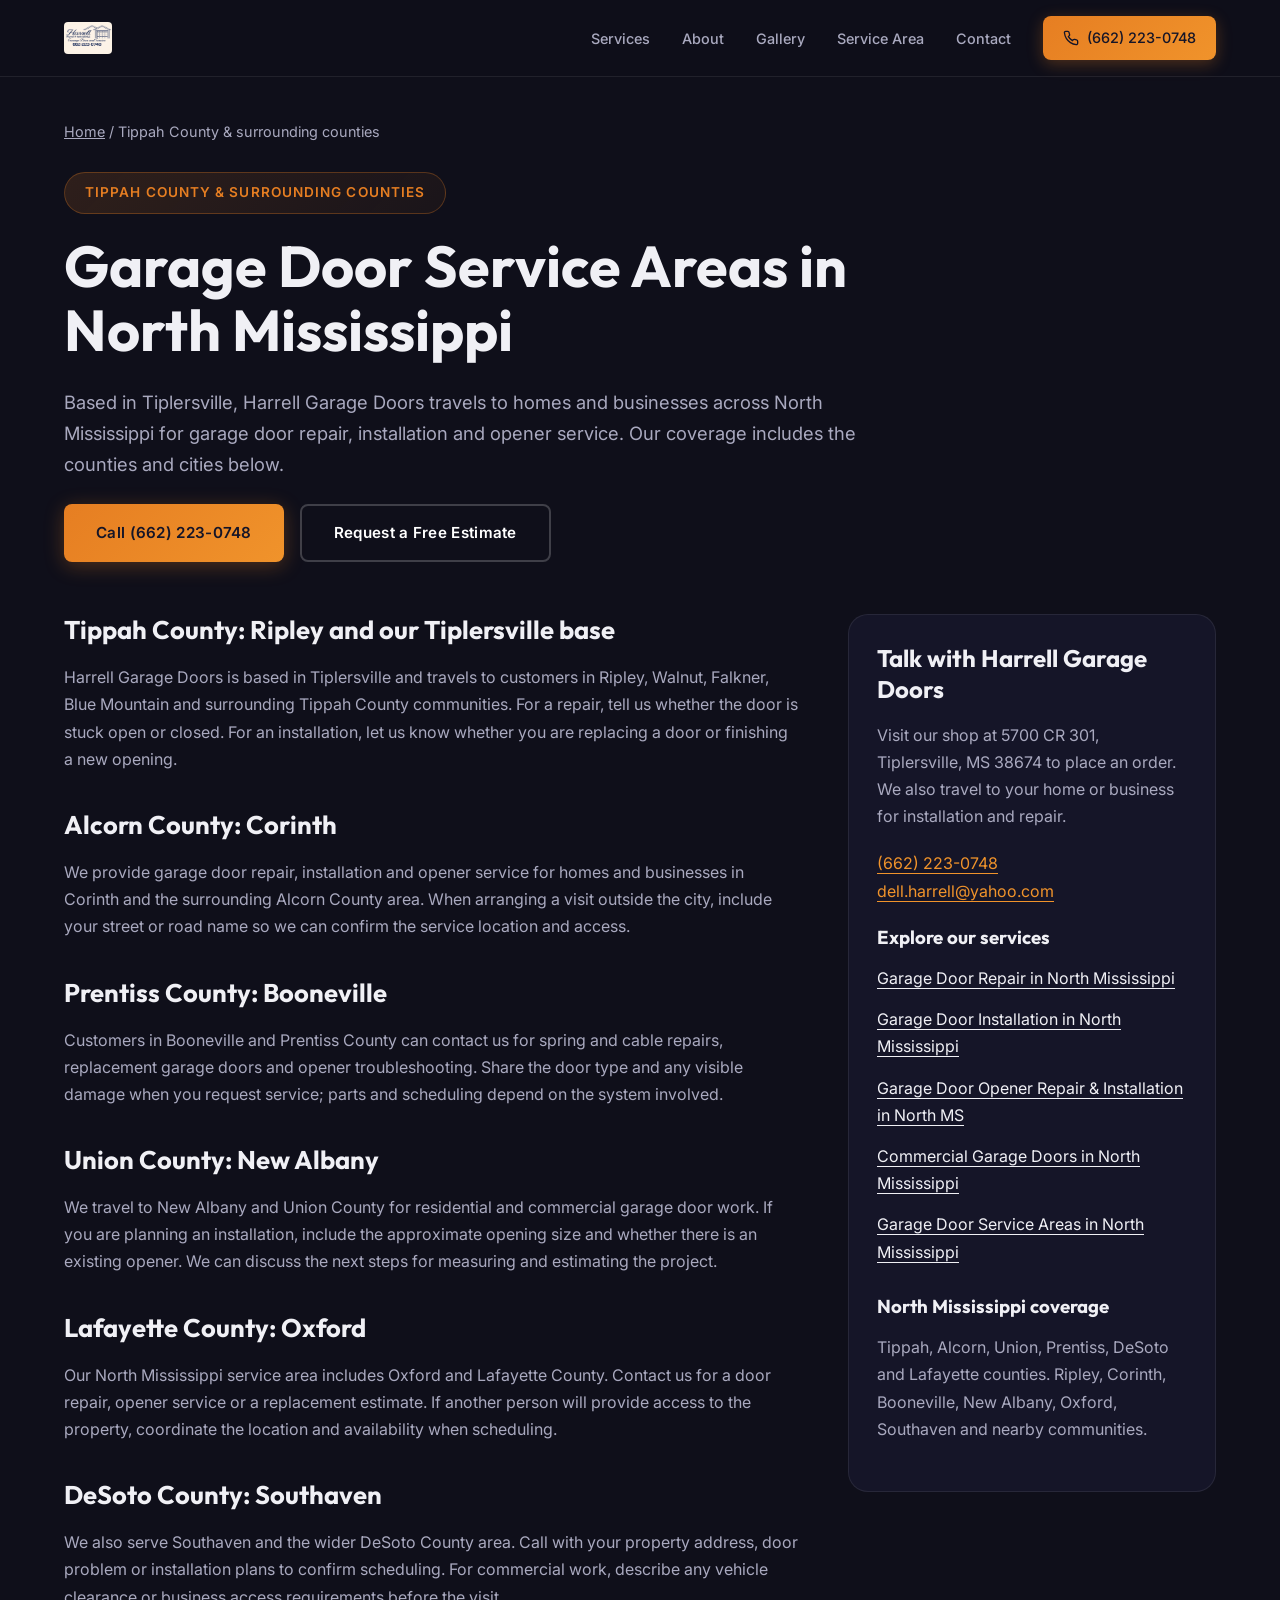
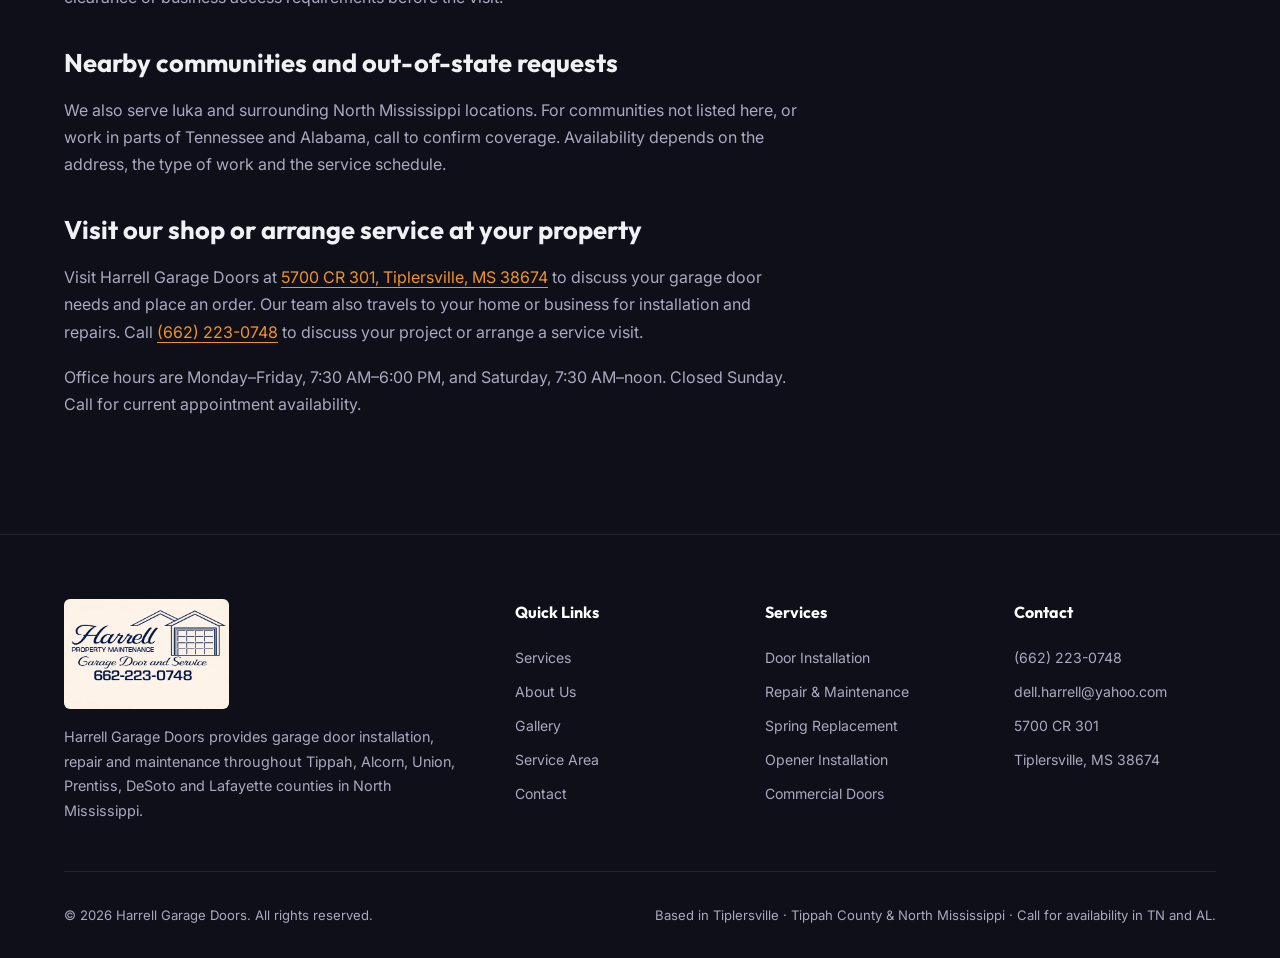
<file: service-area/index.html>
<!DOCTYPE html>
<html lang="en"><head>
    <meta charset="UTF-8">
    <meta name="viewport" content="width=device-width, initial-scale=1.0">
    <title>Garage Doors: Ripley, Corinth, Oxford &amp; North MS | Harrell</title>
    <meta name="description" content="Garage door service in Tippah, Alcorn, Union, Prentiss, DeSoto and Lafayette counties: Ripley, Corinth, Booneville, New Albany, Oxford and Southaven.">
    <meta name="robots" content="index, follow">
    <link rel="canonical" href="https://harrellgaragedoors.com/service-area/">
    <meta name="google-site-verification" content="fq_RQBsXkY-zGg6YW8vxwC1qj1ir5XJxF09icftSm3g" />
    <meta property="og:title" content="Garage Doors: Ripley, Corinth, Oxford &amp; North MS | Harrell">
    <meta property="og:description" content="Garage door service in Tippah, Alcorn, Union, Prentiss, DeSoto and Lafayette counties: Ripley, Corinth, Booneville, New Albany, Oxford and Southaven.">
    <meta property="og:type" content="website">
    <meta property="og:url" content="https://harrellgaragedoors.com/service-area/">
    <meta property="og:image" content="https://harrellgaragedoors.com/images/logo.png">
    <meta property="og:image:width" content="1024">
    <meta property="og:image:height" content="683">
    <meta name="twitter:card" content="summary_large_image">
    <meta name="twitter:title" content="Garage Doors: Ripley, Corinth, Oxford &amp; North MS | Harrell">
    <meta name="twitter:description" content="Garage door service in Tippah, Alcorn, Union, Prentiss, DeSoto and Lafayette counties: Ripley, Corinth, Booneville, New Albany, Oxford and Southaven.">
    <meta name="twitter:image" content="https://harrellgaragedoors.com/images/logo.png">
    <link rel="preconnect" href="https://fonts.googleapis.com">
    <link rel="preconnect" href="https://fonts.gstatic.com" crossorigin>
    <link href="https://fonts.googleapis.com/css2?family=Inter:wght@300;400;500;600;700&family=Outfit:wght@400;500;600;700;800&display=swap" rel="stylesheet">
    <link rel="stylesheet" href="/index.css">
    <link rel="icon" type="image/png" href="/images/logo.png">
    <meta property="og:locale" content="en_US">
    <meta property="og:site_name" content="Harrell Garage Doors">
</head><body class="detail-page">
<a class="skip-link" href="#main">Skip to content</a><nav class="navbar" id="navbar" aria-label="Main navigation">
        <div class="nav-container">
            <a href="/#hero" class="nav-logo">
                <img src="/images/logo.webp" alt="Harrell Garage Doors Logo" class="nav-logo-img" width="1024" height="682" decoding="async">
            </a>
            <ul class="nav-links" id="nav-links">
                <li><a href="/#services">Services</a></li>
                <li><a href="/#about">About</a></li>
                <li><a href="/#gallery">Gallery</a></li>
                <li><a href="/service-area/">Service Area</a></li>
                <li><a href="/#contact">Contact</a></li>
                <li><a href="tel:+16622230748" class="nav-cta">
                    <svg class="phone-icon" viewBox="0 0 24 24" fill="none" stroke="currentColor" stroke-width="2"><path d="M22 16.92v3a2 2 0 0 1-2.18 2 19.79 19.79 0 0 1-8.63-3.07 19.5 19.5 0 0 1-6-6 19.79 19.79 0 0 1-3.07-8.67A2 2 0 0 1 4.11 2h3a2 2 0 0 1 2 1.72 12.84 12.84 0 0 0 .7 2.81 2 2 0 0 1-.45 2.11L8.09 9.91a16 16 0 0 0 6 6l1.27-1.27a2 2 0 0 1 2.11-.45 12.84 12.84 0 0 0 2.81.7A2 2 0 0 1 22 16.92z"/></svg>
                    (662) 223-0748
                </a></li>
            </ul>
            <button class="hamburger" id="hamburger" aria-label="Open menu" aria-controls="nav-links" aria-expanded="false">
                <span></span>
                <span></span>
                <span></span>
            </button>
        </div>
    </nav>
<main id="main" tabindex="-1" class="detail-main container">
<nav class="breadcrumbs" aria-label="Breadcrumb"><a href="/">Home</a><span aria-hidden="true"> / </span><span>Tippah County &amp; surrounding counties</span></nav>
<header class="detail-header"><span class="section-tag">Tippah County &amp; surrounding counties</span><h1>Garage Door Service Areas in North Mississippi</h1><p>Based in Tiplersville, Harrell Garage Doors travels to homes and businesses across North Mississippi for garage door repair, installation and opener service. Our coverage includes the counties and cities below.</p><div class="contact-actions"><a class="btn btn-primary" href="tel:+16622230748">Call (662) 223-0748</a><a class="btn btn-outline" href="/#contact">Request a Free Estimate</a></div></header>
<div class="detail-grid"><article class="detail-copy"><section><h2>Tippah County: Ripley and our Tiplersville base</h2><p>Harrell Garage Doors is based in Tiplersville and travels to customers in Ripley, Walnut, Falkner, Blue Mountain and surrounding Tippah County communities. For a repair, tell us whether the door is stuck open or closed. For an installation, let us know whether you are replacing a door or finishing a new opening.</p></section><section><h2>Alcorn County: Corinth</h2><p>We provide garage door repair, installation and opener service for homes and businesses in Corinth and the surrounding Alcorn County area. When arranging a visit outside the city, include your street or road name so we can confirm the service location and access.</p></section><section><h2>Prentiss County: Booneville</h2><p>Customers in Booneville and Prentiss County can contact us for spring and cable repairs, replacement garage doors and opener troubleshooting. Share the door type and any visible damage when you request service; parts and scheduling depend on the system involved.</p></section><section><h2>Union County: New Albany</h2><p>We travel to New Albany and Union County for residential and commercial garage door work. If you are planning an installation, include the approximate opening size and whether there is an existing opener. We can discuss the next steps for measuring and estimating the project.</p></section><section><h2>Lafayette County: Oxford</h2><p>Our North Mississippi service area includes Oxford and Lafayette County. Contact us for a door repair, opener service or a replacement estimate. If another person will provide access to the property, coordinate the location and availability when scheduling.</p></section><section><h2>DeSoto County: Southaven</h2><p>We also serve Southaven and the wider DeSoto County area. Call with your property address, door problem or installation plans to confirm scheduling. For commercial work, describe any vehicle clearance or business access requirements before the visit.</p></section><section><h2>Nearby communities and out-of-state requests</h2><p>We also serve Iuka and surrounding North Mississippi locations. For communities not listed here, or work in parts of Tennessee and Alabama, call to confirm coverage. Availability depends on the address, the type of work and the service schedule.</p></section><section><h2>Visit our shop or arrange service at your property</h2><p>Visit Harrell Garage Doors at <a href="https://www.google.com/maps/search/?api=1&amp;query=5700%20CR%20301%2C%20Tiplersville%2C%20MS%2038674">5700 CR 301, Tiplersville, MS 38674</a> to discuss your garage door needs and place an order. Our team also travels to your home or business for installation and repairs. Call <a href="tel:+16622230748">(662) 223-0748</a> to discuss your project or arrange a service visit.</p><p>Office hours are Monday–Friday, 7:30 AM–6:00 PM, and Saturday, 7:30 AM–noon. Closed Sunday. Call for current appointment availability.</p></section></article><aside class="info-card"><h2>Talk with Harrell Garage Doors</h2><p>Visit our shop at 5700 CR 301, Tiplersville, MS 38674 to place an order. We also travel to your home or business for installation and repair.</p><p><a class="text-link" href="tel:+16622230748">(662) 223-0748</a><br><a class="text-link" href="mailto:dell.harrell@yahoo.com">dell.harrell@yahoo.com</a></p><h3>Explore our services</h3><ul class="related-links"><li><a href="/garage-door-repair/">Garage Door Repair in North Mississippi</a></li><li><a href="/garage-door-installation/">Garage Door Installation in North Mississippi</a></li><li><a href="/garage-door-openers/">Garage Door Opener Repair &amp; Installation in North MS</a></li><li><a href="/commercial-garage-doors/">Commercial Garage Doors in North Mississippi</a></li><li><a href="/service-area/">Garage Door Service Areas in North Mississippi</a></li></ul><h3>North Mississippi coverage</h3><p>Tippah, Alcorn, Union, Prentiss, DeSoto and Lafayette counties. Ripley, Corinth, Booneville, New Albany, Oxford, Southaven and nearby communities.</p></aside></div>
</main><footer class="footer">
        <div class="container">
            <div class="footer-grid">
                <div class="footer-brand">
                    <a href="/#hero" class="nav-logo">
                        <img src="/images/logo.webp" alt="Harrell Garage Doors Logo" class="footer-logo-img" width="1024" height="682" decoding="async">
                    </a>
                    <p>Harrell Garage Doors provides garage door installation, repair and maintenance throughout Tippah, Alcorn, Union, Prentiss, DeSoto and Lafayette counties in North Mississippi.</p>
                </div>
                <div class="footer-links-group">
                    <h4>Quick Links</h4>
                    <ul>
                        <li><a href="/#services">Services</a></li>
                        <li><a href="/#about">About Us</a></li>
                        <li><a href="/#gallery">Gallery</a></li>
                        <li><a href="/service-area/">Service Area</a></li>
                        <li><a href="/#contact">Contact</a></li>
                    </ul>
                </div>
                <div class="footer-links-group">
                    <h4>Services</h4>
                    <ul>
                        <li><a href="/garage-door-installation/">Door Installation</a></li>
                        <li><a href="/garage-door-repair/">Repair & Maintenance</a></li>
                        <li><a href="/garage-door-repair/">Spring Replacement</a></li>
                        <li><a href="/garage-door-openers/">Opener Installation</a></li>
                        <li><a href="/commercial-garage-doors/">Commercial Doors</a></li>
                    </ul>
                </div>
                <div class="footer-links-group">
                    <h4>Contact</h4>
                    <ul>
                        <li><a href="tel:+16622230748">(662) 223-0748</a></li>
                        <li><a href="mailto:dell.harrell@yahoo.com">dell.harrell@yahoo.com</a></li>
                        <li>5700 CR 301</li>
                        <li>Tiplersville, MS 38674</li>
                    </ul>
                </div>
            </div>
            <div class="footer-bottom">
                <p>&copy; 2026 Harrell Garage Doors. All rights reserved.</p>
                <p>Based in Tiplersville · Tippah County &amp; North Mississippi · Call for availability in TN and AL.</p>
            </div>
        </div>
    </footer><script type="application/ld+json">
{
  "@context": "https://schema.org",
  "@graph": [
    {
      "@type": "HomeAndConstructionBusiness",
      "name": "Harrell Garage Doors",
      "description": "Garage door repair, installation, opener service and commercial garage doors based in Tiplersville, serving Tippah County and North Mississippi.",
      "url": "https://harrellgaragedoors.com/",
      "telephone": "+16622230748",
      "email": "dell.harrell@yahoo.com",
      "address": {
        "@type": "PostalAddress",
        "addressLocality": "Tiplersville",
        "addressRegion": "MS",
        "postalCode": "38674",
        "addressCountry": "US",
        "streetAddress": "5700 CR 301"
      },
      "openingHoursSpecification": [
        {
          "@type": "OpeningHoursSpecification",
          "dayOfWeek": [
            "Monday",
            "Tuesday",
            "Wednesday",
            "Thursday",
            "Friday"
          ],
          "opens": "07:30",
          "closes": "18:00"
        },
        {
          "@type": "OpeningHoursSpecification",
          "dayOfWeek": "Saturday",
          "opens": "07:30",
          "closes": "12:00"
        }
      ],
      "image": "https://harrellgaragedoors.com/images/logo.png",
      "sameAs": [
        "https://www.facebook.com/profile.php?id=61551705242362",
        "https://www.yelp.com/biz/harrell-garage-door-and-service-tiplersville",
        "https://www.mapquest.com/us/mississippi/harrell-garage-door-and-service-667622760"
      ],
      "areaServed": [
        {
          "@type": "AdministrativeArea",
          "name": "Tippah County, Mississippi"
        },
        {
          "@type": "AdministrativeArea",
          "name": "Alcorn County, Mississippi"
        },
        {
          "@type": "AdministrativeArea",
          "name": "Union County, Mississippi"
        },
        {
          "@type": "AdministrativeArea",
          "name": "Prentiss County, Mississippi"
        },
        {
          "@type": "AdministrativeArea",
          "name": "DeSoto County, Mississippi"
        },
        {
          "@type": "AdministrativeArea",
          "name": "Lafayette County, Mississippi"
        },
        {
          "@type": "City",
          "name": "Ripley, Mississippi"
        },
        {
          "@type": "City",
          "name": "Corinth, Mississippi"
        },
        {
          "@type": "City",
          "name": "Booneville, Mississippi"
        },
        {
          "@type": "City",
          "name": "New Albany, Mississippi"
        },
        {
          "@type": "City",
          "name": "Oxford, Mississippi"
        },
        {
          "@type": "City",
          "name": "Southaven, Mississippi"
        },
        {
          "@type": "City",
          "name": "Tiplersville, Mississippi"
        },
        {
          "@type": "City",
          "name": "Walnut, Mississippi"
        },
        {
          "@type": "City",
          "name": "Falkner, Mississippi"
        },
        {
          "@type": "City",
          "name": "Blue Mountain, Mississippi"
        },
        {
          "@type": "City",
          "name": "Iuka, Mississippi"
        }
      ],
      "@id": "https://harrellgaragedoors.com/#business",
      "logo": "https://harrellgaragedoors.com/images/logo.png",
      "hasMap": "https://www.google.com/maps/search/?api=1&query=5700%20CR%20301%2C%20Tiplersville%2C%20MS%2038674",
      "alternateName": "Harrell Garage Door And Service"
    },
    {
      "@type": "WebPage",
      "@id": "https://harrellgaragedoors.com/service-area/#webpage",
      "url": "https://harrellgaragedoors.com/service-area/",
      "name": "Garage Doors: Ripley, Corinth, Oxford & North MS | Harrell",
      "description": "Garage door service in Tippah, Alcorn, Union, Prentiss, DeSoto and Lafayette counties: Ripley, Corinth, Booneville, New Albany, Oxford and Southaven.",
      "about": {
        "@id": "https://harrellgaragedoors.com/#business"
      },
      "isPartOf": {
        "@id": "https://harrellgaragedoors.com/#website"
      },
      "breadcrumb": {
        "@id": "https://harrellgaragedoors.com/service-area/#breadcrumb"
      }
    },
    {
      "@type": "BreadcrumbList",
      "@id": "https://harrellgaragedoors.com/service-area/#breadcrumb",
      "itemListElement": [
        {
          "@type": "ListItem",
          "position": 1,
          "name": "Home",
          "item": "https://harrellgaragedoors.com/"
        },
        {
          "@type": "ListItem",
          "position": 2,
          "name": "Garage Door Service Areas in North Mississippi",
          "item": "https://harrellgaragedoors.com/service-area/"
        }
      ]
    }
  ]
}
</script><script src="/script.js" defer></script></body></html>
</file>
<file: index.css>
/* ============================================
   HARRELL GARAGE DOORS — Design System & Styles
   ============================================ */

/* --- CSS Custom Properties --- */
:root {
    /* Colors */
    --color-bg-primary: #0f0f1a;
    --color-bg-secondary: #151528;
    --color-bg-tertiary: #1a1a2e;
    --color-bg-card: rgba(26, 26, 46, 0.7);
    --color-bg-card-hover: rgba(30, 30, 55, 0.85);
    --color-accent: #e67e22;
    --color-accent-light: #f0932b;
    --color-accent-glow: rgba(230, 126, 34, 0.3);
    --color-text-primary: #f0f0f5;
    --color-text-secondary: #a9a9bf;
    --color-text-muted: #6b6b85;
    --color-border: rgba(255, 255, 255, 0.08);
    --color-border-accent: rgba(230, 126, 34, 0.3);
    --color-white: #ffffff;
    --color-glass: rgba(255, 255, 255, 0.04);

    /* Typography */
    --font-heading: 'Outfit', sans-serif;
    --font-body: 'Inter', sans-serif;

    /* Spacing */
    --section-padding: 120px 0;
    --container-max: 1200px;
    --container-padding: 0 24px;

    /* Transitions */
    --transition-fast: 0.2s ease;
    --transition-base: 0.3s ease;
    --transition-slow: 0.5s cubic-bezier(0.4, 0, 0.2, 1);

    /* Borders */
    --radius-sm: 8px;
    --radius-md: 12px;
    --radius-lg: 20px;
    --radius-xl: 28px;
    --radius-full: 50%;
}

/* --- Reset & Base --- */
*,
*::before,
*::after {
    margin: 0;
    padding: 0;
    box-sizing: border-box;
}

html {
    scroll-behavior: smooth;
    -webkit-font-smoothing: antialiased;
    -moz-osx-font-smoothing: grayscale;
}

body {
    font-family: var(--font-body);
    background-color: var(--color-bg-primary);
    color: var(--color-text-primary);
    line-height: 1.7;
    overflow-x: hidden;
}

a {
    text-decoration: none;
    color: inherit;
    transition: var(--transition-fast);
}

img {
    display: block;
    max-width: 100%;
    height: auto;
}

ul {
    list-style: none;
}

.container {
    max-width: var(--container-max);
    margin: 0 auto;
    padding: var(--container-padding);
}

/* --- Buttons --- */
.btn {
    display: inline-flex;
    align-items: center;
    gap: 10px;
    padding: 14px 32px;
    border-radius: var(--radius-sm);
    font-family: var(--font-body);
    font-weight: 600;
    font-size: 0.95rem;
    cursor: pointer;
    border: none;
    transition: all var(--transition-base);
    letter-spacing: 0.02em;
}

.btn-primary {
    background: linear-gradient(135deg, var(--color-accent), var(--color-accent-light));
    color: var(--color-white);
    box-shadow: 0 4px 20px var(--color-accent-glow);
}

.btn-primary:hover {
    transform: translateY(-2px);
    box-shadow: 0 8px 32px var(--color-accent-glow);
}

.btn-outline {
    background: transparent;
    color: var(--color-white);
    border: 2px solid rgba(255, 255, 255, 0.2);
}

.btn-outline:hover {
    border-color: var(--color-accent);
    background: rgba(230, 126, 34, 0.1);
    transform: translateY(-2px);
}

.btn-lg {
    padding: 18px 40px;
    font-size: 1.05rem;
}

.btn-full {
    width: 100%;
    justify-content: center;
}

.btn-icon,
.btn-icon-right {
    width: 20px;
    height: 20px;
}

/* --- Section Utilities --- */
.section-header {
    text-align: center;
    margin-bottom: 64px;
}

.section-tag {
    display: inline-block;
    background: linear-gradient(135deg, rgba(230, 126, 34, 0.15), rgba(230, 126, 34, 0.05));
    color: var(--color-accent);
    font-weight: 600;
    font-size: 0.85rem;
    padding: 8px 20px;
    border-radius: 50px;
    letter-spacing: 0.08em;
    text-transform: uppercase;
    border: 1px solid var(--color-border-accent);
    margin-bottom: 20px;
}

.section-header h2 {
    font-family: var(--font-heading);
    font-size: clamp(2rem, 4vw, 3rem);
    font-weight: 700;
    margin-bottom: 16px;
    line-height: 1.2;
}

.section-description {
    color: var(--color-text-secondary);
    font-size: 1.1rem;
    max-width: 600px;
    margin: 0 auto;
    line-height: 1.7;
}

.text-accent {
    color: var(--color-accent);
}

/* --- Animations --- */
[data-animate] {
    opacity: 0;
    transform: translateY(30px);
    transition: opacity 0.7s ease-out, transform 0.7s ease-out;
}

[data-animate].animate-in {
    opacity: 1;
    transform: translateY(0);
}

/* ============================================
   NAVBAR
   ============================================ */
.navbar {
    position: fixed;
    top: 0;
    left: 0;
    right: 0;
    z-index: 1000;
    padding: 16px 0;
    transition: all var(--transition-base);
}

.navbar.scrolled {
    background: rgba(15, 15, 26, 0.92);
    backdrop-filter: blur(20px);
    -webkit-backdrop-filter: blur(20px);
    padding: 10px 0;
    border-bottom: 1px solid var(--color-border);
}

.nav-container {
    max-width: var(--container-max);
    margin: 0 auto;
    padding: var(--container-padding);
    display: flex;
    align-items: center;
    justify-content: space-between;
}

.nav-logo {
    display: flex;
    align-items: center;
}

.nav-logo-img {
    height: 32px !important;
    max-height: 32px !important;
    width: auto !important;
    max-width: 150px !important;
    object-fit: contain;
    border-radius: 4px;
}

.footer-logo-img {
    height: 110px;
    width: auto;
    max-width: 300px;
    object-fit: contain;
    border-radius: 6px;
}

.logo-icon {
    width: 38px;
    height: 38px;
    color: var(--color-accent);
    display: flex;
    align-items: center;
}

.logo-icon svg {
    width: 100%;
    height: 100%;
}

.logo-text {
    display: flex;
    flex-direction: column;
}

.logo-name {
    font-family: var(--font-heading);
    font-weight: 800;
    font-size: 1.2rem;
    color: var(--color-white);
    line-height: 1.1;
    letter-spacing: -0.02em;
}

.logo-tagline {
    font-size: 0.7rem;
    color: var(--color-text-secondary);
    font-weight: 500;
    letter-spacing: 0.04em;
}

.nav-links {
    display: flex;
    align-items: center;
    gap: 32px;
}

.nav-links a {
    font-size: 0.9rem;
    font-weight: 500;
    color: var(--color-text-secondary);
    transition: color var(--transition-fast);
    position: relative;
}

.nav-links a:not(.nav-cta):hover {
    color: var(--color-white);
}

.nav-links a:not(.nav-cta)::after {
    content: '';
    position: absolute;
    bottom: -4px;
    left: 0;
    width: 0;
    height: 2px;
    background: var(--color-accent);
    transition: width var(--transition-base);
}

.nav-links a:not(.nav-cta):hover::after {
    width: 100%;
}

.nav-cta {
    display: inline-flex;
    align-items: center;
    gap: 8px;
    background: linear-gradient(135deg, var(--color-accent), var(--color-accent-light));
    color: var(--color-white) !important;
    padding: 10px 20px;
    border-radius: var(--radius-sm);
    font-weight: 600;
    box-shadow: 0 4px 16px var(--color-accent-glow);
}

.nav-cta:hover {
    transform: translateY(-1px);
    box-shadow: 0 6px 24px var(--color-accent-glow);
}

.phone-icon {
    width: 16px;
    height: 16px;
}

.hamburger {
    display: none;
    flex-direction: column;
    gap: 6px;
    background: none;
    border: none;
    cursor: pointer;
    padding: 4px;
    z-index: 1001;
}

.hamburger span {
    width: 28px;
    height: 2px;
    background: var(--color-white);
    transition: var(--transition-base);
    border-radius: 2px;
}

.hamburger.active span:nth-child(1) {
    transform: rotate(45deg) translate(6px, 6px);
}

.hamburger.active span:nth-child(2) {
    opacity: 0;
}

.hamburger.active span:nth-child(3) {
    transform: rotate(-45deg) translate(6px, -6px);
}

/* ============================================
   HERO
   ============================================ */
.hero {
    position: relative;
    min-height: 100vh;
    display: flex;
    align-items: center;
    justify-content: center;
    overflow: hidden;
}

.hero-bg {
    position: absolute;
    inset: 0;
}

.hero-bg img {
    width: 100%;
    height: 100%;
    object-fit: cover;
    object-position: center;
}

.hero-overlay {
    position: absolute;
    inset: 0;
    background: linear-gradient(
        135deg,
        rgba(15, 15, 26, 0.92) 0%,
        rgba(15, 15, 26, 0.75) 50%,
        rgba(15, 15, 26, 0.6) 100%
    );
}

.hero-content {
    position: relative;
    z-index: 2;
    text-align: center;
    max-width: 800px;
    padding: 0 24px;
}

.hero-badge {
    display: inline-block;
    background: rgba(230, 126, 34, 0.12);
    border: 1px solid var(--color-border-accent);
    color: var(--color-accent);
    padding: 8px 24px;
    border-radius: 50px;
    font-size: 0.85rem;
    font-weight: 600;
    margin-bottom: 28px;
    letter-spacing: 0.04em;
    animation: fadeInDown 0.8s ease-out;
}

.hero h1 {
    font-family: var(--font-heading);
    font-size: clamp(2.5rem, 6vw, 4.2rem);
    font-weight: 800;
    line-height: 1.1;
    margin-bottom: 24px;
    letter-spacing: -0.03em;
    animation: fadeInDown 0.8s ease-out 0.15s both;
}

.hero-subtitle {
    font-size: clamp(1rem, 2vw, 1.2rem);
    color: var(--color-text-secondary);
    max-width: 560px;
    margin: 0 auto 40px;
    line-height: 1.7;
    animation: fadeInDown 0.8s ease-out 0.3s both;
}

.hero-actions {
    display: flex;
    align-items: center;
    justify-content: center;
    gap: 16px;
    flex-wrap: wrap;
    margin-bottom: 60px;
    animation: fadeInDown 0.8s ease-out 0.45s both;
}

.hero-stats {
    display: flex;
    align-items: center;
    justify-content: center;
    gap: 32px;
    padding-top: 40px;
    border-top: 1px solid var(--color-border);
    animation: fadeInDown 0.8s ease-out 0.6s both;
}

.stat {
    display: flex;
    flex-direction: column;
    align-items: center;
}

.stat-number {
    font-family: var(--font-heading);
    font-size: 1.8rem;
    font-weight: 700;
    color: var(--color-white);
}

.stat-label {
    font-size: 0.8rem;
    color: var(--color-text-secondary);
    font-weight: 500;
}

.stat-divider {
    width: 1px;
    height: 40px;
    background: var(--color-border);
}

.hero-scroll {
    position: absolute;
    bottom: 32px;
    left: 50%;
    transform: translateX(-50%);
    z-index: 2;
    animation: float 2s ease-in-out infinite;
}

.hero-scroll svg {
    width: 28px;
    height: 28px;
    color: var(--color-text-muted);
}

@keyframes fadeInDown {
    from {
        opacity: 0;
        transform: translateY(-20px);
    }
    to {
        opacity: 1;
        transform: translateY(0);
    }
}

@keyframes float {
    0%, 100% { transform: translateX(-50%) translateY(0); }
    50% { transform: translateX(-50%) translateY(8px); }
}

/* ============================================
   SERVICES
   ============================================ */
.services {
    padding: var(--section-padding);
    background: var(--color-bg-secondary);
    position: relative;
}

.services::before {
    content: '';
    position: absolute;
    top: 0;
    left: 50%;
    transform: translateX(-50%);
    width: 600px;
    height: 600px;
    background: radial-gradient(circle, var(--color-accent-glow), transparent 70%);
    opacity: 0.15;
    pointer-events: none;
}

.services-grid {
    display: grid;
    grid-template-columns: repeat(3, 1fr);
    gap: 28px;
}

.service-card {
    background: var(--color-bg-card);
    border: 1px solid var(--color-border);
    border-radius: var(--radius-lg);
    overflow: hidden;
    transition: all var(--transition-slow);
}

.service-card:hover {
    transform: translateY(-8px);
    border-color: var(--color-border-accent);
    box-shadow: 0 20px 60px rgba(0, 0, 0, 0.3), 0 0 40px var(--color-accent-glow);
}

.service-image {
    position: relative;
    height: 220px;
    overflow: hidden;
}

.service-image img {
    width: 100%;
    height: 100%;
    object-fit: cover;
    transition: transform var(--transition-slow);
}

.service-card:hover .service-image img {
    transform: scale(1.08);
}

.service-image-overlay {
    position: absolute;
    inset: 0;
    background: linear-gradient(to top, var(--color-bg-tertiary), transparent);
}

.service-content {
    padding: 28px;
}

.service-icon {
    width: 48px;
    height: 48px;
    color: var(--color-accent);
    margin-bottom: 16px;
}

.service-icon svg {
    width: 100%;
    height: 100%;
}

.service-content h3 {
    font-family: var(--font-heading);
    font-size: 1.4rem;
    font-weight: 700;
    margin-bottom: 12px;
}

.service-content p {
    color: var(--color-text-secondary);
    font-size: 0.95rem;
    margin-bottom: 20px;
    line-height: 1.7;
}

.service-features {
    display: flex;
    flex-direction: column;
    gap: 8px;
}

.service-features li {
    display: flex;
    align-items: center;
    gap: 10px;
    font-size: 0.88rem;
    color: var(--color-text-secondary);
}

.service-features li::before {
    content: '';
    width: 6px;
    height: 6px;
    background: var(--color-accent);
    border-radius: 50%;
    flex-shrink: 0;
}

/* ============================================
   ABOUT
   ============================================ */
.about {
    padding: var(--section-padding);
    background: var(--color-bg-primary);
}

.about-grid {
    display: grid;
    grid-template-columns: 1fr 1fr;
    gap: 64px;
    align-items: center;
}

.about-content .section-tag {
    margin-bottom: 20px;
}

.about-content h2 {
    font-family: var(--font-heading);
    font-size: clamp(1.8rem, 3.5vw, 2.6rem);
    font-weight: 700;
    margin-bottom: 24px;
    line-height: 1.2;
}

.about-content p {
    color: var(--color-text-secondary);
    margin-bottom: 16px;
    font-size: 1.02rem;
    line-height: 1.75;
}

.about-badges {
    display: flex;
    flex-direction: column;
    gap: 16px;
    margin-top: 32px;
}

.badge {
    display: flex;
    align-items: center;
    gap: 16px;
    padding: 16px 20px;
    background: var(--color-glass);
    border: 1px solid var(--color-border);
    border-radius: var(--radius-md);
    transition: all var(--transition-base);
}

.badge:hover {
    border-color: var(--color-border-accent);
    background: rgba(230, 126, 34, 0.06);
}

.badge-icon {
    width: 44px;
    height: 44px;
    background: rgba(230, 126, 34, 0.12);
    border-radius: var(--radius-sm);
    display: flex;
    align-items: center;
    justify-content: center;
    flex-shrink: 0;
}

.badge-icon svg {
    width: 22px;
    height: 22px;
    color: var(--color-accent);
}

.badge strong {
    display: block;
    font-size: 0.95rem;
    color: var(--color-white);
}

.badge span {
    font-size: 0.82rem;
    color: var(--color-text-muted);
}

.about-visual {
    position: relative;
}

.about-image-wrapper {
    position: relative;
    border-radius: var(--radius-lg);
    overflow: hidden;
}

.about-image-wrapper img {
    width: 100%;
    height: 480px;
    object-fit: cover;
}

.about-experience {
    position: absolute;
    bottom: 20px;
    left: 20px;
    background: rgba(15, 15, 26, 0.9);
    backdrop-filter: blur(16px);
    -webkit-backdrop-filter: blur(16px);
    padding: 20px 28px;
    border-radius: var(--radius-md);
    border: 1px solid var(--color-border);
}

.exp-number {
    font-family: var(--font-heading);
    font-size: 2.2rem;
    font-weight: 800;
    color: var(--color-accent);
    display: block;
    line-height: 1;
}

.exp-number small {
    font-size: 1.2rem;
}

.exp-label {
    font-size: 0.82rem;
    color: var(--color-text-secondary);
    margin-top: 4px;
    display: block;
}

/* ============================================
   GALLERY
   ============================================ */
.gallery {
    padding: var(--section-padding);
    background: var(--color-bg-secondary);
}

.gallery-grid {
    display: grid;
    grid-template-columns: repeat(3, 1fr);
    grid-auto-rows: 280px;
    gap: 16px;
}

.gallery-item-lg {
    grid-column: span 2;
    grid-row: span 1;
}

.gallery-item {
    position: relative;
    border-radius: var(--radius-md);
    overflow: hidden;
    cursor: pointer;
}

.gallery-item img {
    width: 100%;
    height: 100%;
    object-fit: cover;
    transition: transform var(--transition-slow);
}

.gallery-item:hover img {
    transform: scale(1.08);
}

.gallery-overlay {
    position: absolute;
    inset: 0;
    background: linear-gradient(to top, rgba(0, 0, 0, 0.7) 0%, transparent 60%);
    display: flex;
    align-items: flex-end;
    padding: 20px;
    opacity: 0;
    transition: opacity var(--transition-base);
}

.gallery-item:hover .gallery-overlay {
    opacity: 1;
}

.gallery-label {
    color: var(--color-white);
    font-weight: 600;
    font-size: 0.95rem;
}

/* ============================================
   TESTIMONIALS
   ============================================ */
.testimonials {
    padding: var(--section-padding);
    background: var(--color-bg-primary);
    position: relative;
}

.testimonials::before {
    content: '';
    position: absolute;
    top: 50%;
    right: 0;
    transform: translateY(-50%);
    width: 400px;
    height: 400px;
    background: radial-gradient(circle, var(--color-accent-glow), transparent 60%);
    opacity: 0.1;
    pointer-events: none;
}

.testimonials-grid {
    display: grid;
    grid-template-columns: repeat(3, 1fr);
    gap: 28px;
}

.testimonial-card {
    background: var(--color-bg-card);
    border: 1px solid var(--color-border);
    border-radius: var(--radius-lg);
    padding: 32px;
    transition: all var(--transition-base);
    display: flex;
    flex-direction: column;
}

.testimonial-card:hover {
    border-color: var(--color-border-accent);
    transform: translateY(-4px);
}

.testimonial-stars {
    color: #f1c40f;
    font-size: 1.2rem;
    margin-bottom: 16px;
    letter-spacing: 2px;
}

.testimonial-text {
    color: var(--color-text-secondary);
    font-size: 0.95rem;
    line-height: 1.75;
    flex: 1;
    margin-bottom: 24px;
    font-style: italic;
}

.testimonial-author {
    display: flex;
    align-items: center;
    gap: 12px;
    padding-top: 20px;
    border-top: 1px solid var(--color-border);
}

.author-avatar {
    width: 44px;
    height: 44px;
    border-radius: var(--radius-full);
    background: linear-gradient(135deg, var(--color-accent), var(--color-accent-light));
    display: flex;
    align-items: center;
    justify-content: center;
    color: var(--color-white);
    font-weight: 700;
    font-size: 0.85rem;
    flex-shrink: 0;
}

.testimonial-author strong {
    display: block;
    font-size: 0.92rem;
    color: var(--color-white);
}

.testimonial-author span {
    font-size: 0.78rem;
    color: var(--color-text-muted);
}

/* ============================================
   CONTACT
   ============================================ */
.contact {
    padding: var(--section-padding);
    background: var(--color-bg-secondary);
}

.contact-grid {
    display: grid;
    grid-template-columns: 1fr 1fr;
    gap: 64px;
    align-items: start;
}

.contact-info .section-tag {
    margin-bottom: 20px;
}

.contact-info h2 {
    font-family: var(--font-heading);
    font-size: clamp(1.8rem, 3.5vw, 2.6rem);
    font-weight: 700;
    margin-bottom: 16px;
    line-height: 1.2;
}

.contact-info > p {
    color: var(--color-text-secondary);
    margin-bottom: 36px;
    font-size: 1.02rem;
}

.contact-details {
    display: flex;
    flex-direction: column;
    gap: 20px;
    margin-bottom: 32px;
}

.contact-item {
    display: flex;
    align-items: flex-start;
    gap: 16px;
}

.contact-icon {
    width: 44px;
    height: 44px;
    background: rgba(230, 126, 34, 0.12);
    border-radius: var(--radius-sm);
    display: flex;
    align-items: center;
    justify-content: center;
    flex-shrink: 0;
}

.contact-icon svg {
    width: 20px;
    height: 20px;
    color: var(--color-accent);
}

.contact-item strong {
    display: block;
    font-size: 0.9rem;
    color: var(--color-white);
    margin-bottom: 2px;
}

.contact-item a {
    color: var(--color-text-secondary);
    font-size: 0.92rem;
}

.contact-item a:hover {
    color: var(--color-accent);
}

.contact-item span {
    display: block;
    color: var(--color-text-secondary);
    font-size: 0.92rem;
}

.contact-social {
    display: flex;
    gap: 12px;
}

.social-link {
    width: 44px;
    height: 44px;
    border-radius: var(--radius-sm);
    background: var(--color-glass);
    border: 1px solid var(--color-border);
    display: flex;
    align-items: center;
    justify-content: center;
    transition: all var(--transition-base);
}

.social-link svg {
    width: 20px;
    height: 20px;
    color: var(--color-text-secondary);
}

.social-link:hover {
    border-color: var(--color-accent);
    background: rgba(230, 126, 34, 0.1);
}

.social-link:hover svg {
    color: var(--color-accent);
}

/* --- Contact Form --- */
.contact-form-wrapper {
    background: var(--color-bg-card);
    border: 1px solid var(--color-border);
    border-radius: var(--radius-lg);
    padding: 40px;
}

.contact-form h3 {
    font-family: var(--font-heading);
    font-size: 1.4rem;
    font-weight: 700;
    margin-bottom: 28px;
}

.form-group {
    position: relative;
    margin-bottom: 20px;
}

.form-row {
    display: grid;
    grid-template-columns: 1fr 1fr;
    gap: 16px;
}

.form-group input,
.form-group textarea {
    width: 100%;
    padding: 16px 18px;
    background: rgba(255, 255, 255, 0.04);
    border: 1px solid var(--color-border);
    border-radius: var(--radius-sm);
    color: var(--color-text-primary);
    font-family: var(--font-body);
    font-size: 0.95rem;
    transition: border-color var(--transition-fast);
    outline: none;
}

.form-group input:focus,
.form-group textarea:focus {
    border-color: var(--color-accent);
}

.form-group label {
    position: absolute;
    left: 18px;
    top: 16px;
    color: var(--color-text-muted);
    font-size: 0.92rem;
    pointer-events: none;
    transition: all var(--transition-fast);
}

.form-group input:focus ~ label,
.form-group input:not(:placeholder-shown) ~ label,
.form-group textarea:focus ~ label,
.form-group textarea:not(:placeholder-shown) ~ label {
    top: -8px;
    left: 14px;
    font-size: 0.75rem;
    color: var(--color-accent);
    background: var(--color-bg-card);
    padding: 0 6px;
}

.form-group select {
    width: 100%;
    padding: 16px 18px;
    background: rgba(255, 255, 255, 0.04);
    border: 1px solid var(--color-border);
    border-radius: var(--radius-sm);
    color: var(--color-text-secondary);
    font-family: var(--font-body);
    font-size: 0.95rem;
    cursor: pointer;
    outline: none;
    appearance: none;
    -webkit-appearance: none;
    background-image: url("data:image/svg+xml;charset=utf-8,%3Csvg xmlns='http://www.w3.org/2000/svg' width='16' height='16' viewBox='0 0 24 24' fill='none' stroke='%236b6b85' stroke-width='2'%3E%3Cpolyline points='6 9 12 15 18 9'/%3E%3C/svg%3E");
    background-repeat: no-repeat;
    background-position: right 16px center;
}

.form-group select:focus {
    border-color: var(--color-accent);
}

.form-group select option {
    background: var(--color-bg-tertiary);
    color: var(--color-text-primary);
}

.form-group textarea {
    resize: vertical;
    min-height: 100px;
}

.contact-form .btn {
    margin-top: 8px;
    font-size: 1rem;
    padding: 16px;
}

/* Form success/error states */
.form-success {
    display: none;
    text-align: center;
    padding: 40px 20px;
}

.form-success.show {
    display: block;
}

.form-success h3 {
    color: var(--color-accent);
    margin-bottom: 12px;
}

.form-success p {
    color: var(--color-text-secondary);
}

/* ============================================
   MAP
   ============================================ */
.map-section {
    width: 100%;
    height: 400px;
    filter: grayscale(80%) brightness(0.5) contrast(1.2);
    transition: filter var(--transition-slow);
}

.map-section:hover {
    filter: grayscale(30%) brightness(0.7) contrast(1.1);
}

.map-section iframe {
    width: 100%;
    height: 100%;
}

/* ============================================
   FOOTER
   ============================================ */
.footer {
    background: var(--color-bg-primary);
    padding: 64px 0 32px;
    border-top: 1px solid var(--color-border);
}

.footer-grid {
    display: grid;
    grid-template-columns: 2fr 1fr 1fr 1fr;
    gap: 48px;
    margin-bottom: 48px;
}

.footer-brand p {
    color: var(--color-text-secondary);
    font-size: 0.9rem;
    margin-top: 16px;
    line-height: 1.7;
}

.footer-links-group h4 {
    font-family: var(--font-heading);
    font-size: 1rem;
    font-weight: 700;
    margin-bottom: 20px;
    color: var(--color-white);
}

.footer-links-group ul {
    display: flex;
    flex-direction: column;
    gap: 10px;
}

.footer-links-group li,
.footer-links-group a {
    color: var(--color-text-secondary);
    font-size: 0.88rem;
}

.footer-links-group a:hover {
    color: var(--color-accent);
}

.footer-bottom {
    padding-top: 32px;
    border-top: 1px solid var(--color-border);
    display: flex;
    justify-content: space-between;
    align-items: center;
    flex-wrap: wrap;
    gap: 12px;
}

.footer-bottom p {
    color: var(--color-text-muted);
    font-size: 0.82rem;
}

/* ============================================
   RESPONSIVE
   ============================================ */
@media (max-width: 1024px) {
    .services-grid {
        grid-template-columns: 1fr;
        max-width: 600px;
        margin: 0 auto;
    }

    .about-grid {
        grid-template-columns: 1fr;
        gap: 40px;
    }

    .about-visual {
        order: -1;
    }

    .gallery-grid {
        grid-template-columns: repeat(2, 1fr);
        grid-auto-rows: 240px;
    }

    .gallery-item-lg {
        grid-column: span 2;
    }

    .testimonials-grid {
        grid-template-columns: 1fr;
        max-width: 560px;
        margin: 0 auto;
    }

    .contact-grid {
        grid-template-columns: 1fr;
        gap: 40px;
    }

    .footer-grid {
        grid-template-columns: 1fr 1fr;
        gap: 32px;
    }
}

@media (max-width: 768px) {
    :root {
        --section-padding: 80px 0;
    }

    .nav-links {
        display: none;
        position: fixed;
        top: 0;
        left: 0;
        right: 0;
        bottom: 0;
        background: rgba(15, 15, 26, 0.97);
        backdrop-filter: blur(20px);
        -webkit-backdrop-filter: blur(20px);
        flex-direction: column;
        justify-content: center;
        align-items: center;
        gap: 24px;
    }

    .nav-links.active {
        display: flex;
    }

    .nav-links a {
        font-size: 1.2rem;
        color: var(--color-white);
    }

    .hamburger {
        display: flex;
    }

    .hero {
        padding-top: 80px;
    }

    .hero h1 {
        font-size: clamp(2rem, 8vw, 3rem);
    }

    .hero-stats {
        gap: 20px;
    }

    .stat-number {
        font-size: 1.4rem;
    }

    .gallery-grid {
        grid-template-columns: 1fr;
        grid-auto-rows: 220px;
    }

    .gallery-item-lg {
        grid-column: span 1;
    }

    .form-row {
        grid-template-columns: 1fr;
    }

    .footer-grid {
        grid-template-columns: 1fr;
        gap: 28px;
    }

    .footer-bottom {
        flex-direction: column;
        text-align: center;
    }

    .contact-form-wrapper {
        padding: 28px;
    }
}

@media (max-width: 480px) {
    :root {
        --section-padding: 60px 0;
    }

    .hero-actions {
        flex-direction: column;
        gap: 12px;
    }

    .hero-actions .btn {
        width: 100%;
        justify-content: center;
    }

    .hero-stats {
        flex-direction: column;
        gap: 16px;
    }

    .stat-divider {
        width: 40px;
        height: 1px;
    }

    .about-badges {
        gap: 12px;
    }
}

/* Local service content and accessible navigation. */
:root { --color-text-muted: #a9a9bf; }
html { scroll-padding-top: 100px; }
[data-animate] { opacity: 1; transform: none; }
.skip-link { position: fixed; top: -100px; left: 16px; z-index: 2000; padding: 12px 20px; background: #fff; color: #151528; }
.skip-link:focus { top: 12px; }
a:focus-visible, button:focus-visible, summary:focus-visible { outline: 3px solid #f0932b; outline-offset: 5px; }
.btn-primary, .nav-links .nav-cta { color: #151528 !important; }
.hero { padding: 120px 0 90px; }
.hero-content { max-width: 960px; }
.hero-subtitle { max-width: 720px; }
.stat-number { font-size: clamp(1.1rem, 2.5vw, 1.8rem); }
.local-section { padding: 80px 0; }
.faq-section { background: var(--color-bg-secondary); }
.narrow { max-width: 880px; }
.local-grid { display: grid; grid-template-columns: repeat(3, minmax(0, 1fr)); gap: 24px; }
.info-card { padding: 28px; border: 1px solid var(--color-border); border-radius: var(--radius-lg); background: var(--color-bg-secondary); }
.info-card h3, .info-card h2 { font-family: var(--font-heading); line-height: 1.3; margin-bottom: 16px; }
.info-card p { color: var(--color-text-secondary); margin-bottom: 20px; }
.text-link, .detail-copy a, details a { color: var(--color-accent-light); text-decoration: underline; text-underline-offset: 4px; }
.text-link { display: inline-block; overflow-wrap: anywhere; }
details { border-bottom: 1px solid var(--color-border); padding: 22px 0; }
summary { font-weight: 600; cursor: pointer; padding-right: 12px; }
details p { margin-top: 14px; color: var(--color-text-secondary); }
.contact-actions { display: flex; flex-wrap: wrap; gap: 16px; margin: 24px 0; }
.contact-form p { color: var(--color-text-secondary); }
.contact-note { font-size: .9rem; }
.location-section { padding: 36px 0; text-align: center; background: var(--color-bg-secondary); }
.detail-page .navbar { background: rgba(15, 15, 26, .97); border-bottom: 1px solid var(--color-border); }
.detail-main { padding-top: 120px; padding-bottom: 80px; }
.breadcrumbs { margin-bottom: 28px; color: var(--color-text-secondary); font-size: .9rem; }
.breadcrumbs a { text-decoration: underline; }
.detail-header { max-width: 920px; margin-bottom: 52px; }
.detail-header h1, .detail-main > h1 { font-family: var(--font-heading); font-size: clamp(2.1rem, 5vw, 3.6rem); line-height: 1.12; margin-bottom: 24px; }
.detail-header > p { max-width: 820px; color: var(--color-text-secondary); font-size: 1.15rem; }
.detail-grid { display: grid; grid-template-columns: minmax(0, 2fr) minmax(0, 1fr); gap: 48px; align-items: start; }
.detail-copy section { margin-bottom: 36px; }
.detail-copy h2 { font-family: var(--font-heading); line-height: 1.25; font-size: 1.6rem; margin-bottom: 18px; }
.detail-copy p, .detail-copy ul { margin-bottom: 18px; color: var(--color-text-secondary); }
.detail-copy ul { list-style: disc; padding-left: 24px; }
.detail-copy li { margin-bottom: 8px; }
.related-links { display: grid; gap: 14px; margin-bottom: 28px; }
.related-links a { text-decoration: underline; text-underline-offset: 4px; }
.gallery-item { cursor: default; }
.gallery-overlay { opacity: 1; }
@media (max-width: 900px) { .local-grid, .detail-grid { grid-template-columns: 1fr; } }
@media (max-width: 768px) {
    .hero-scroll { display: none; }
    .nav-links.active { overflow-y: auto; padding: 80px 24px 24px; }
    .detail-main { padding-top: 100px; }
    .contact-actions .btn { justify-content: center; text-align: center; }
}
@media (prefers-reduced-motion: reduce) {
    html { scroll-behavior: auto; }
    *, *::before, *::after { animation: none !important; transition: none !important; }
}
@media (scripting: none) and (max-width: 768px) {
    .navbar { position: relative; background: var(--color-bg-primary); }
    .nav-container { display: block; }
    .navbar .nav-links { display: flex; position: static; flex-direction: row; flex-wrap: wrap; gap: 16px; margin-top: 16px; }
    .navbar .hamburger { display: none; }
}
</file>
